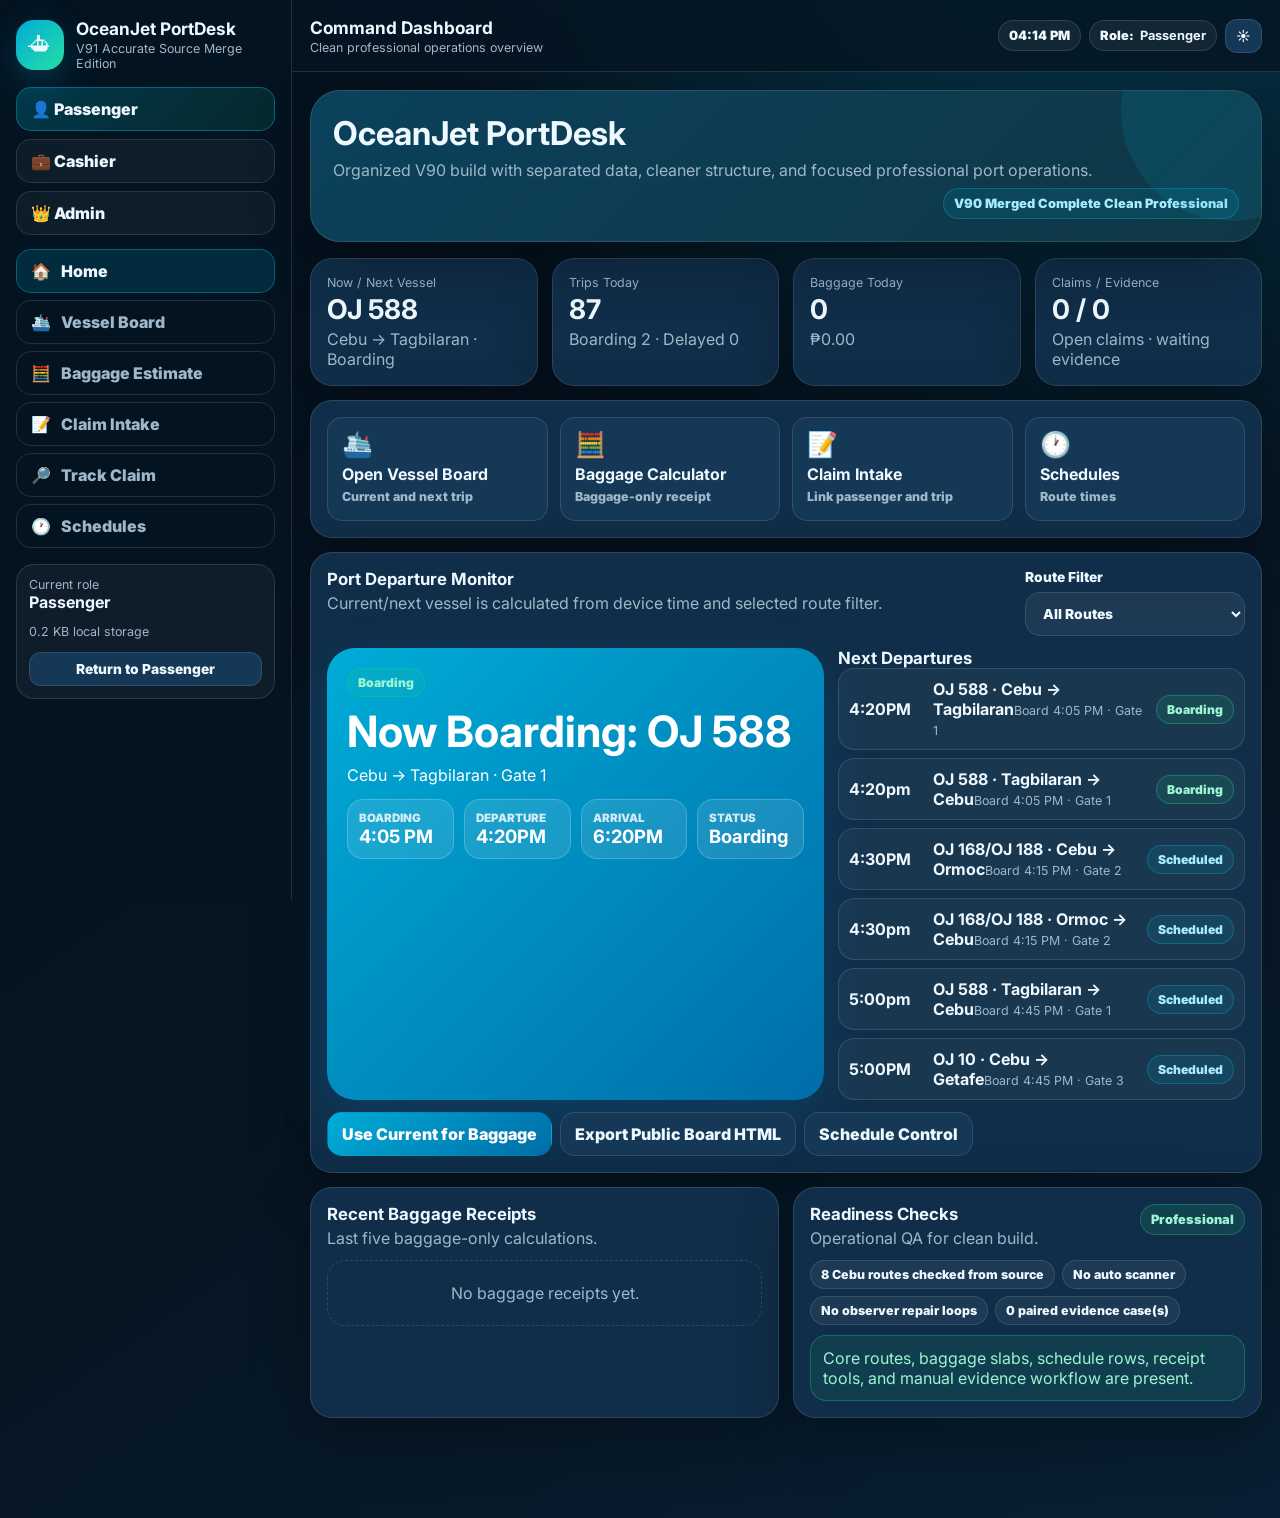
<file: index.html>
<!doctype html>
<html lang="en">
<head>
  <meta charset="utf-8">
  <meta name="viewport" content="width=device-width, initial-scale=1, viewport-fit=cover">
  <meta name="theme-color" content="#0078a8">
  <title>OceanJet PortDesk V91 Accurate Source Merge</title>
  <link rel="manifest" href="manifest.webmanifest">

  <link rel="preconnect" href="https://fonts.googleapis.com" crossorigin>
  <link rel="preconnect" href="https://fonts.gstatic.com" crossorigin>
  <link href="https://fonts.googleapis.com/css2?family=Inter:wght@400;500;600;700;800;900&display=swap" rel="stylesheet">
  <link rel="stylesheet" href="styles.css">
</head>
<body>
  <div class="app">
    <aside id="sidebar" class="sidebar">
      <div class="brand">
        <div class="logo">⛴</div>
        <div>
          <h1>OceanJet PortDesk</h1>
          <p id="versionText">V91 Accurate Source Merge</p>
        </div>
      </div>
      <div class="roleBox">
        <button class="roleBtn" data-role-btn="passenger" onclick="setRole('passenger')">👤 Passenger</button>
        <button class="roleBtn" data-role-btn="cashier" onclick="setRole('cashier')">💼 Cashier</button>
        <button class="roleBtn" data-role-btn="admin" onclick="setRole('admin')">👑 Admin</button>
      </div>
      <nav id="nav" class="nav"></nav>
      <div class="sideFoot">
        <div class="tiny">Current role</div>
        <b id="sideRole">Passenger</b>
        <p id="sideStore" class="tiny">Local storage</p>
        <button class="small block" onclick="logout()">Return to Passenger</button>
      </div>
    </aside>
    <div id="drawerOverlay" class="drawerOverlay" onclick="closeSidebar()"></div>
    <main class="main">
      <header class="topbar">
        <div class="topLeft">
          <button class="menuBtn small" onclick="openSidebar()">☰</button>
          <div class="title">
            <h2 id="pageTitle">Dashboard</h2>
            <p id="pageSub">OceanJet port operations</p>
          </div>
        </div>
        <div class="topActions">
          <span id="clock" class="badge clock">--:--</span>
          <span class="badge roleLabel">Role: <b id="roleText">Passenger</b></span>
          <button id="themeBtn" class="small" onclick="toggleTheme()">🌙</button>
        </div>
      </header>
      <section id="content" class="content"></section>
    </main>
  </div>

  <div id="bottomNav" class="bottomNav"></div>
  <div id="toast" class="toast"></div>

  <div id="login" class="login hide">
    <div class="loginBox">
      <div class="brand">
        <div class="logo">⛴</div>
        <div>
          <h1 id="loginRoleTitle">Cashier Login</h1>
          <p>Unlock role tools. Passenger mode remains public.</p>
        </div>
      </div>
      <div class="loginRoles">
        <button data-login-role="passenger" onclick="chooseLoginRole('passenger')">Passenger</button>
        <button data-login-role="cashier" onclick="chooseLoginRole('cashier')">Cashier</button>
        <button data-login-role="admin" onclick="chooseLoginRole('admin')">Admin</button>
      </div>
      <div id="loginCreds" class="formGrid">
        <label>Username<input id="loginUser" autocomplete="username" placeholder="Username"></label>
        <label>Password<input id="loginPass" autocomplete="current-password" type="password" placeholder="Password" onkeydown="if(event.key==='Enter')loginNow()"></label>
      </div>
      <div class="notice" style="margin-top:12px">Default demo credentials: cashier/cashier and admin/admin. Change them under Admin → System Tools.</div>
      <div class="row" style="margin-top:14px">
        <button class="primary" onclick="loginNow()">Continue</button>
        <button onclick="document.getElementById('login').classList.add('hide')">Cancel</button>
      </div>
    </div>
  </div>

  <script src="data.js"></script>
  <script src="app.js"></script>
  <script src="v92_safe_baggage_qa_addon.js"></script>
</body>
</html>
</file>
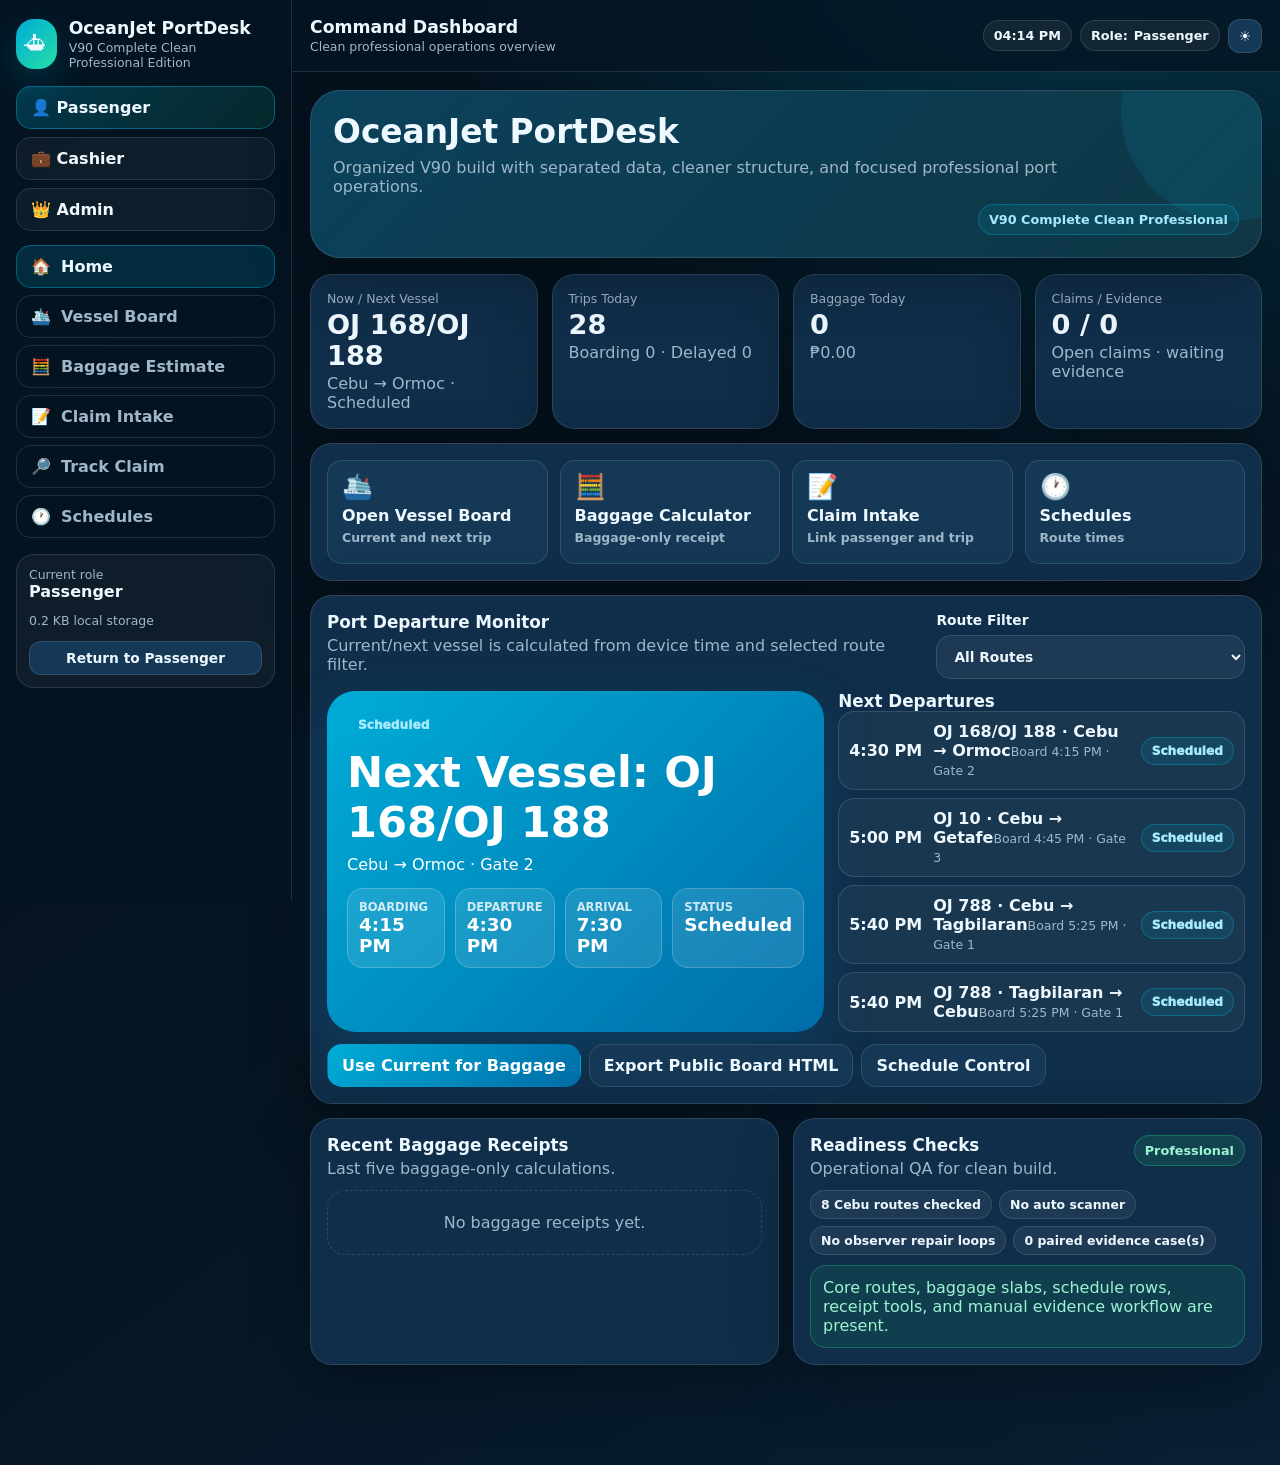
<file: OceanJet_V90_COMPLETE_SINGLE_FILE.html>
<!doctype html>
<html lang="en">
<head>
  <meta charset="utf-8">
  <meta name="viewport" content="width=device-width, initial-scale=1, viewport-fit=cover">
  <meta name="theme-color" content="#0078a8">
  <title>OceanJet PortDesk V90 Complete Clean Professional</title>
  <link rel="manifest" href="manifest.webmanifest">
  <style>
:root{
  --bg:#061522;--bg2:#081f33;--panel:#0d263d;--card:#102e49;--card2:#143856;--line:rgba(255,255,255,.12);
  --text:#eef8ff;--muted:#9fb7c9;--brand:#00acd7;--brand2:#006da8;--ok:#22c984;--warn:#f7b731;--bad:#ff5c7a;
  --radius:22px;--shadow:0 20px 60px rgba(0,0,0,.30);--sidebar:292px;--top:72px;--bottom:74px;
  color-scheme:dark;
  font-family:Inter,ui-sans-serif,system-ui,-apple-system,BlinkMacSystemFont,"Segoe UI",Roboto,Arial,sans-serif;
}
*{box-sizing:border-box}html{scroll-behavior:smooth}body{margin:0;min-height:100dvh;background:radial-gradient(circle at 85% -10%,rgba(0,172,215,.25),transparent 34%),linear-gradient(145deg,#04111d,#061522 55%,#081f33);color:var(--text)}
body.light{--bg:#eef8ff;--bg2:#f6fbff;--panel:#fff;--card:#fff;--card2:#edf7ff;--line:rgba(5,55,90,.14);--text:#0a253a;--muted:#547186;--shadow:0 16px 45px rgba(11,67,102,.12);color-scheme:light;background:linear-gradient(145deg,#e9f8ff,#f8fcff 60%,#eef8ff)}
button,input,select,textarea{font:inherit}button{border:1px solid var(--line);border-radius:15px;background:var(--card2);color:var(--text);padding:11px 14px;font-weight:850;cursor:pointer;transition:.15s transform,.15s opacity,.15s background}button:hover{filter:brightness(1.06)}button:active{transform:scale(.985)}button.primary{background:linear-gradient(135deg,var(--brand),var(--brand2));border-color:transparent;color:white}button.good{background:linear-gradient(135deg,#22c984,#109b62);border-color:transparent;color:white}button.warn{background:linear-gradient(135deg,#f7b731,#d99012);border-color:transparent;color:#241800}button.danger{background:linear-gradient(135deg,#ff5c7a,#be2949);border-color:transparent;color:white}button.ghost{background:transparent}button.small{padding:8px 10px;border-radius:12px;font-size:.86rem}button.block{width:100%}.fileBtn{display:inline-flex;align-items:center;justify-content:center;border:1px solid var(--line);border-radius:12px;background:var(--card2);padding:8px 10px;font-size:.86rem;font-weight:850;cursor:pointer}.fileBtn input{display:none}
input,select,textarea{width:100%;border:1px solid var(--line);border-radius:15px;background:rgba(255,255,255,.055);color:var(--text);padding:12px 13px;outline:none}select option{background:white;color:#0a253a}textarea{min-height:94px;resize:vertical}label{display:grid;gap:7px;font-weight:850;font-size:.86rem;color:var(--text)}.muted{color:var(--muted)}.tiny{font-size:.78rem;color:var(--muted)}.mono{font-family:ui-monospace,SFMono-Regular,Consolas,monospace}.hide{display:none!important}.row{display:flex;gap:8px;align-items:center;flex-wrap:wrap}.right{margin-left:auto}.nowrap{white-space:nowrap}
.app{display:grid;grid-template-columns:var(--sidebar) minmax(0,1fr);min-height:100dvh}.sidebar{position:sticky;top:0;height:100dvh;overflow:auto;padding:18px 16px;border-right:1px solid var(--line);background:rgba(5,20,33,.76);backdrop-filter:blur(18px)}.light .sidebar{background:rgba(255,255,255,.84)}.brand{display:flex;align-items:center;gap:12px;margin-bottom:16px}.logo{width:50px;height:50px;border-radius:18px;background:linear-gradient(135deg,var(--brand),#25dfa5);display:grid;place-items:center;font-size:1.5rem;box-shadow:0 12px 36px rgba(0,172,215,.25)}.brand h1{margin:0;font-size:1.08rem}.brand p{margin:2px 0 0;color:var(--muted);font-size:.78rem}.roleBox{display:grid;gap:8px;margin:12px 0}.roleBtn{display:flex;gap:10px;align-items:center;justify-content:flex-start;background:rgba(255,255,255,.045)}.roleBtn.active{background:linear-gradient(135deg,rgba(0,172,215,.24),rgba(34,201,132,.12));border-color:rgba(0,172,215,.45)}.nav{display:grid;gap:7px;margin-top:14px}.nav button{display:flex;align-items:center;justify-content:flex-start;gap:10px;background:transparent;color:var(--muted)}.nav button.active{background:rgba(0,172,215,.16);color:var(--text);border-color:rgba(0,172,215,.42)}.nav .sep{height:1px;background:var(--line);margin:8px 0}.sideFoot{margin-top:16px;border:1px solid var(--line);border-radius:18px;background:rgba(255,255,255,.045);padding:12px}
.main{min-width:0}.topbar{position:sticky;top:0;z-index:10;height:var(--top);display:flex;align-items:center;justify-content:space-between;gap:10px;padding:12px 18px;border-bottom:1px solid var(--line);background:rgba(6,21,34,.80);backdrop-filter:blur(18px)}.light .topbar{background:rgba(255,255,255,.86)}.topLeft{display:flex;align-items:center;gap:12px;min-width:0}.menuBtn{display:none}.title h2{margin:0;font-size:1.08rem;white-space:nowrap;overflow:hidden;text-overflow:ellipsis}.title p{margin:2px 0 0;color:var(--muted);font-size:.78rem;white-space:nowrap;overflow:hidden;text-overflow:ellipsis}.topActions{display:flex;align-items:center;gap:8px}.badge{display:inline-flex;align-items:center;gap:6px;border:1px solid var(--line);border-radius:999px;background:rgba(255,255,255,.06);padding:7px 10px;font-size:.8rem;font-weight:900}.badge.ok{color:#9cf4d0;background:rgba(34,201,132,.12);border-color:rgba(34,201,132,.35)}.badge.warn{color:#ffe5a4;background:rgba(247,183,49,.12);border-color:rgba(247,183,49,.35)}.badge.bad{color:#ffc0ce;background:rgba(255,92,122,.12);border-color:rgba(255,92,122,.35)}.badge.info{color:#a6eaff;background:rgba(0,172,215,.12);border-color:rgba(0,172,215,.35)}
.content{max-width:1280px;margin:auto;padding:18px 18px 100px}.hero{position:relative;overflow:hidden;border:1px solid var(--line);border-radius:30px;background:linear-gradient(135deg,rgba(0,172,215,.20),rgba(34,201,132,.10)),var(--panel);box-shadow:var(--shadow);padding:22px;margin-bottom:16px}.hero:after{content:"";position:absolute;right:-80px;top:-90px;width:220px;height:220px;border-radius:999px;background:rgba(0,172,215,.12)}.hero h2{margin:0;font-size:clamp(1.45rem,4vw,2.05rem)}.hero p{margin:7px 0 0;color:var(--muted);max-width:780px}.grid{display:grid;grid-template-columns:repeat(12,1fr);gap:14px}.card{border:1px solid var(--line);border-radius:var(--radius);background:var(--card);box-shadow:var(--shadow);padding:16px}.span3{grid-column:span 3}.span4{grid-column:span 4}.span5{grid-column:span 5}.span6{grid-column:span 6}.span7{grid-column:span 7}.span8{grid-column:span 8}.span12{grid-column:span 12}.cardHead{display:flex;align-items:flex-start;justify-content:space-between;gap:12px;margin-bottom:12px}.card h3{margin:0;font-size:1.05rem}.card p{margin:4px 0 0;color:var(--muted)}.kpi{display:grid;gap:3px}.kpi b{font-size:1.7rem}.formGrid{display:grid;grid-template-columns:repeat(2,1fr);gap:12px}.formGrid.three{grid-template-columns:repeat(3,1fr)}.quick{display:grid;grid-template-columns:repeat(4,1fr);gap:12px}.quick button{text-align:left;display:grid;gap:5px;min-height:104px;align-content:start}.quick .ico{font-size:1.55rem}.result{border:1px solid rgba(0,172,215,.30);border-radius:20px;background:linear-gradient(135deg,rgba(0,172,215,.13),rgba(34,201,132,.10));padding:15px}.line{display:flex;justify-content:space-between;gap:12px;border-bottom:1px dashed var(--line);padding:8px 0}.line:last-child{border-bottom:0}.total{font-size:1.55rem;font-weight:1000}.empty{border:1px dashed var(--line);border-radius:18px;padding:22px;text-align:center;color:var(--muted)}.notice{border:1px solid rgba(247,183,49,.30);border-radius:16px;padding:12px;background:rgba(247,183,49,.10);color:#ffe3a1}.light .notice{color:#5c4000}.notice.good{border-color:rgba(34,201,132,.32);background:rgba(34,201,132,.10);color:#9cf4d0}.light .notice.good{color:#166241}
.tableWrap{overflow:auto;border:1px solid var(--line);border-radius:18px}table{width:100%;border-collapse:collapse;min-width:720px}th,td{text-align:left;border-bottom:1px solid var(--line);padding:11px 12px;vertical-align:top}th{font-size:.78rem;letter-spacing:.05em;text-transform:uppercase;color:var(--muted);background:rgba(255,255,255,.045)}td{font-size:.92rem}.chips{display:flex;flex-wrap:wrap;gap:7px}.chip{border:1px solid var(--line);background:rgba(255,255,255,.055);border-radius:999px;padding:6px 10px;font-weight:850;font-size:.78rem}.statusPill{display:inline-flex;border-radius:999px;padding:6px 10px;font-weight:950;font-size:.76rem;border:1px solid var(--line)}.statusPill.ok{background:rgba(34,201,132,.12);color:#9cf4d0;border-color:rgba(34,201,132,.34)}.statusPill.warn{background:rgba(247,183,49,.12);color:#ffe3a1;border-color:rgba(247,183,49,.34)}.statusPill.bad{background:rgba(255,92,122,.12);color:#ffc0ce;border-color:rgba(255,92,122,.34)}.statusPill.info{background:rgba(0,172,215,.12);color:#a6eaff;border-color:rgba(0,172,215,.34)}
.boardNow{display:grid;grid-template-columns:1.1fr .9fr;gap:14px}.nowBox{border-radius:28px;background:linear-gradient(135deg,var(--brand),var(--brand2));color:#fff;padding:20px;box-shadow:0 18px 50px rgba(0,109,168,.25)}.nowBox h2{font-size:clamp(1.7rem,5vw,2.7rem);margin:8px 0}.metricGrid{display:grid;grid-template-columns:repeat(4,1fr);gap:10px;margin-top:14px}.metric{border:1px solid rgba(255,255,255,.20);border-radius:16px;background:rgba(255,255,255,.10);padding:11px}.metric span{display:block;font-size:.72rem;text-transform:uppercase;opacity:.80;font-weight:900}.metric b{font-size:1.15rem}.nextList{display:grid;gap:8px}.nextItem{display:grid;grid-template-columns:74px 1fr auto;gap:10px;align-items:center;border:1px solid var(--line);border-radius:16px;background:rgba(255,255,255,.045);padding:10px}.lanes{display:grid;grid-template-columns:repeat(3,1fr);gap:12px}.lane{border:1px solid var(--line);border-radius:18px;background:rgba(255,255,255,.035);padding:12px}.lane h4{display:flex;justify-content:space-between;margin:0 0 10px}.tripCard{display:grid;gap:4px;border:1px solid rgba(255,255,255,.08);border-radius:15px;background:rgba(0,0,0,.10);padding:10px;margin:8px 0}.routeButtons{display:grid;gap:8px}.routeButtons button{text-align:left}.routeButtons button.active{outline:2px solid var(--brand);background:rgba(0,172,215,.12)}.scheduleRow{display:grid;grid-template-columns:90px 1fr 90px auto;gap:10px;align-items:center;border-left:4px solid var(--brand);background:rgba(255,255,255,.045);border-radius:14px;padding:10px;margin-bottom:8px}.scheduleRow b{display:block}.scheduleRow small{color:var(--muted)}
.receiptBox{background:#fff;color:#061522;border-radius:18px;border:1px solid #d9e6ef;padding:16px;font-family:ui-monospace,SFMono-Regular,Consolas,monospace}.receiptBox *{color:#061522}.receiptTitle{text-align:center;font-weight:1000;font-size:1.1rem}.receiptSub{text-align:center;font-weight:900;margin-bottom:10px}.receiptLine{display:flex;justify-content:space-between;gap:12px;border-bottom:1px solid #e5edf5;padding:7px 0}.receiptTotal{text-align:center;font-size:1.18rem;font-weight:1000;margin-top:12px}.photoGrid{display:grid;grid-template-columns:repeat(2,1fr);gap:10px}.photoSlot{border:1px dashed rgba(255,255,255,.25);border-radius:18px;min-height:148px;background:rgba(255,255,255,.035);display:grid;place-items:center;overflow:hidden;position:relative}.photoSlot img{width:100%;height:100%;object-fit:cover}.photoSlot small{text-align:center;color:var(--muted);padding:10px}.casePhotos{display:grid;grid-template-columns:repeat(2,1fr);gap:8px}.casePhotos img{width:100%;height:110px;object-fit:cover;border-radius:12px;border:1px solid var(--line)}
.login{position:fixed;inset:0;z-index:80;display:grid;place-items:center;padding:18px;background:radial-gradient(circle at top right,rgba(0,172,215,.24),transparent 35%),linear-gradient(145deg,#03101b,#07192a)}.loginBox{width:min(540px,100%);border:1px solid rgba(255,255,255,.16);border-radius:30px;background:rgba(8,28,46,.90);box-shadow:var(--shadow);padding:22px}.loginBox h1{margin:0 0 6px}.loginBox p{color:#aac0d0}.loginRoles{display:grid;grid-template-columns:repeat(3,1fr);gap:8px;margin:14px 0}.loginRoles button.active{background:linear-gradient(135deg,var(--brand),var(--brand2));color:white}.drawerOverlay{display:none;position:fixed;inset:0;background:rgba(0,0,0,.55);z-index:19}.toast{position:fixed;left:50%;bottom:calc(var(--bottom) + 12px);z-index:70;transform:translateX(-50%) translateY(14px);opacity:0;background:#061522;color:white;border:1px solid rgba(255,255,255,.18);box-shadow:var(--shadow);border-radius:999px;padding:11px 16px;font-weight:900;transition:.22s;pointer-events:none}.toast.show{opacity:1;transform:translateX(-50%) translateY(0)}.bottomNav{display:none}
@media(max-width:980px){.app{display:block}.sidebar{position:fixed;left:-310px;top:0;width:292px;z-index:30;transition:.22s left}.sidebar.open{left:0}.drawerOverlay.show{display:block}.menuBtn{display:inline-flex}.content{padding:14px 12px 105px}.grid{grid-template-columns:1fr}.span3,.span4,.span5,.span6,.span7,.span8,.span12{grid-column:1}.quick{grid-template-columns:repeat(2,1fr)}.formGrid,.formGrid.three,.boardNow{grid-template-columns:1fr}.metricGrid{grid-template-columns:repeat(2,1fr)}.lanes{grid-template-columns:1fr}.scheduleRow{grid-template-columns:72px 1fr}.scheduleRow .arr,.scheduleRow .status{grid-column:1/-1}.topActions .clock{display:none}.bottomNav{position:fixed;bottom:0;left:0;right:0;z-index:12;display:grid;grid-template-columns:repeat(5,1fr);gap:6px;padding:8px 8px calc(8px + env(safe-area-inset-bottom));background:rgba(6,21,34,.88);backdrop-filter:blur(18px);border-top:1px solid var(--line)}.light .bottomNav{background:rgba(255,255,255,.90)}.bottomNav button{padding:9px 5px;font-size:.76rem;border-radius:12px}.loginBox{max-height:92dvh;overflow:auto}.photoGrid{grid-template-columns:1fr}}
@media(max-width:520px){.topbar{padding:10px 12px}.badge.roleLabel{display:none}.quick{grid-template-columns:1fr}.loginRoles{grid-template-columns:1fr}.nextItem{grid-template-columns:64px 1fr}.nextItem .statusPill{grid-column:1/-1;width:max-content}.card{padding:14px}}
@media print{.sidebar,.topbar,.bottomNav,.noPrint,.drawerOverlay,.toast{display:none!important}.app{display:block}.content{padding:0}.card,.hero{box-shadow:none}.receiptBox{border:0}}

</style>
</head>
<body>
  <div class="app">
    <aside id="sidebar" class="sidebar">
      <div class="brand">
        <div class="logo">⛴</div>
        <div>
          <h1>OceanJet PortDesk</h1>
          <p id="versionText">V90 Complete Clean Professional</p>
        </div>
      </div>
      <div class="roleBox">
        <button class="roleBtn" data-role-btn="passenger" onclick="setRole('passenger')">👤 Passenger</button>
        <button class="roleBtn" data-role-btn="cashier" onclick="setRole('cashier')">💼 Cashier</button>
        <button class="roleBtn" data-role-btn="admin" onclick="setRole('admin')">👑 Admin</button>
      </div>
      <nav id="nav" class="nav"></nav>
      <div class="sideFoot">
        <div class="tiny">Current role</div>
        <b id="sideRole">Passenger</b>
        <p id="sideStore" class="tiny">Local storage</p>
        <button class="small block" onclick="logout()">Return to Passenger</button>
      </div>
    </aside>
    <div id="drawerOverlay" class="drawerOverlay" onclick="closeSidebar()"></div>
    <main class="main">
      <header class="topbar">
        <div class="topLeft">
          <button class="menuBtn small" onclick="openSidebar()">☰</button>
          <div class="title">
            <h2 id="pageTitle">Dashboard</h2>
            <p id="pageSub">OceanJet port operations</p>
          </div>
        </div>
        <div class="topActions">
          <span id="clock" class="badge clock">--:--</span>
          <span class="badge roleLabel">Role: <b id="roleText">Passenger</b></span>
          <button id="themeBtn" class="small" onclick="toggleTheme()">🌙</button>
        </div>
      </header>
      <section id="content" class="content"></section>
    </main>
  </div>

  <div id="bottomNav" class="bottomNav"></div>
  <div id="toast" class="toast"></div>

  <div id="login" class="login hide">
    <div class="loginBox">
      <div class="brand">
        <div class="logo">⛴</div>
        <div>
          <h1 id="loginRoleTitle">Cashier Login</h1>
          <p>Unlock role tools. Passenger mode remains public.</p>
        </div>
      </div>
      <div class="loginRoles">
        <button data-login-role="passenger" onclick="chooseLoginRole('passenger')">Passenger</button>
        <button data-login-role="cashier" onclick="chooseLoginRole('cashier')">Cashier</button>
        <button data-login-role="admin" onclick="chooseLoginRole('admin')">Admin</button>
      </div>
      <div id="loginCreds" class="formGrid">
        <label>Username<input id="loginUser" autocomplete="username" placeholder="Username"></label>
        <label>Password<input id="loginPass" autocomplete="current-password" type="password" placeholder="Password" onkeydown="if(event.key==='Enter')loginNow()"></label>
      </div>
      <div class="notice" style="margin-top:12px">Default demo credentials: cashier/cashier and admin/admin. Change them under Admin → System Tools.</div>
      <div class="row" style="margin-top:14px">
        <button class="primary" onclick="loginNow()">Continue</button>
        <button onclick="document.getElementById('login').classList.add('hide')">Cancel</button>
      </div>
    </div>
  </div>

  <script>
'use strict';

/* OceanJet PortDesk V90 data registry.
   Keep route schedules, role menus, and default local data here so app.js stays focused on behavior. */

const MAIN_CEBU_ROUTES = ['cebu_maasin','cebu_surigao','cebu_tagbilaran','cebu_dumaguete','cebu_siquijor','cebu_ormoc','cebu_getafe','cebu_palompon'];
const ROUTES = {
  cebu_tagbilaran:{label:'Cebu → Tagbilaran',short:'Tagbilaran',travel:'2h',fare:{'TC/OA':1000,BC:1560,ST:800,MI:500},slab:{normal:[15,25,30],fragile:[30,45,65]},trips:[['5:10 AM','OJ 388','7:10 AM','Connects to Siquijor/Dumaguete'],['6:00 AM','OJ 988','8:00 AM',''],['8:20 AM','OJ 788','10:20 AM',''],['1:00 PM','OJ 288','3:00 PM','Connects to Siquijor'],['5:40 PM','OJ 788','7:40 PM','']]},
  tagbilaran_cebu:{label:'Tagbilaran → Cebu',short:'Cebu',travel:'2h',fare:{'TC/OA':1000,BC:1560,ST:800,MI:500},slab:{normal:[15,25,30],fragile:[30,45,65]},trips:[['6:00 AM','OJ 988','8:00 AM',''],['8:20 AM','OJ 788','10:20 AM',''],['1:00 PM','OJ 288','3:00 PM',''],['5:40 PM','OJ 788','7:40 PM','']]},
  cebu_maasin:{label:'Cebu → Maasin',short:'Maasin',travel:'3h',fare:{'TC/OA':1430,BC:1950,ST:1144,MI:715},slab:{normal:[20,27.5,32.5],fragile:[35,50,70]},trips:[['7:00 AM','OJ 03','10:00 AM','Direct']]},
  maasin_cebu:{label:'Maasin → Cebu',short:'Cebu',travel:'3h',fare:{'TC/OA':1430,BC:1950,ST:1144,MI:715},slab:{normal:[20,27.5,32.5],fragile:[35,50,70]},trips:[['3:30 PM','OJ 03','6:30 PM','Direct']]},
  maasin_surigao:{label:'Maasin → Surigao',short:'Surigao',travel:'2h',fare:{'TC/OA':1040,BC:1560,ST:832,MI:520},slab:{normal:[30,35,40],fragile:[50,65,85]},trips:[['10:30 AM','OJ 388','12:30 PM','Connect from Cebu OJ 03']]},
  surigao_maasin:{label:'Surigao → Maasin',short:'Maasin',travel:'2h',fare:{'TC/OA':1040,BC:1560,ST:832,MI:520},slab:{normal:[30,35,40],fragile:[50,65,85]},trips:[['1:00 PM','OJ 388','3:00 PM','Connect to Cebu OJ 03']]},
  cebu_surigao:{label:'Cebu → Surigao via Maasin',short:'Surigao',travel:'5h 30m',fare:{'TC/OA':2470,BC:3510,ST:1976,MI:1235},slab:{normal:[30,35,40],fragile:[50,65,85]},trips:[['7:00 AM','OJ 03 + OJ 388','12:30 PM','Via Maasin']]},
  cebu_siquijor:{label:'Cebu → Siquijor via Tagbilaran',short:'Siquijor',travel:'4h 20m',fare:{'TC/OA':1200,BC:1900,ST:960,MI:600},slab:{normal:[20,27.5,32.5],fragile:[35,50,70]},trips:[['5:10 AM','OJ 388 via Tagbilaran','10:20 AM','Connection'],['1:00 PM','OJ 288 via Tagbilaran','5:20 PM','Connection']]},
  cebu_dumaguete:{label:'Cebu → Dumaguete via Tagbilaran',short:'Dumaguete',travel:'4h 20m',fare:{'TC/OA':2170,BC:3380,ST:1736,MI:1085},slab:{normal:[25,30,35],fragile:[40,55,75]},trips:[['5:10 AM','OJ 388 via Tagbilaran','9:30 AM','Connection'],['1:00 PM','OJ 288 via Tagbilaran','5:20 PM','Connection']]},
  cebu_ormoc:{label:'Cebu → Ormoc',short:'Ormoc',travel:'3h',fare:{'TC/OA':1430,BC:1950,ST:1144,MI:715},slab:{normal:[20,27.5,32.5],fragile:[35,50,70]},trips:[['6:00 AM','OJ 8','9:00 AM',''],['9:30 AM','OJ 168/OJ 188','12:30 PM',''],['1:00 PM','OJ 8','4:00 PM',''],['4:30 PM','OJ 168/OJ 188','7:30 PM','']]},
  cebu_palompon:{label:'Cebu → Palompon',short:'Palompon',travel:'3h',fare:{'TC/OA':1430,BC:1950,ST:1144,MI:715},slab:{normal:[20,27.5,32.5],fragile:[35,50,70]},trips:[['10:00 AM','OJ 02','1:00 PM','Kalanggaman connection'],['1:30 PM','OJ 02','4:30 PM','Afternoon service']]},
  cebu_getafe:{label:'Cebu → Getafe',short:'Getafe',travel:'1h',fare:{'TC/OA':585,BC:1040,ST:468,MI:292.5},slab:{normal:[10,20,25],fragile:[25,40,60]},trips:[['6:30 AM','OJ 10','7:30 AM',''],['10:00 AM','OJ 10','11:00 AM',''],['1:30 PM','OJ 10','2:30 PM',''],['5:00 PM','OJ 10','6:00 PM','']]}
};
const DEFAULT_STATUSES = ['Scheduled','Boarding','Departing Soon','Departed','Closed','Delayed','Cancelled'];
const ROLE_NAVS = {
  passenger: [
    ['dashboard','🏠','Home'], ['board','🛳️','Vessel Board'], ['calculator','🧮','Baggage Estimate'], ['claim','📝','Claim Intake'], ['track','🔎','Track Claim'], ['trips','🕐','Schedules']
  ],
  cashier: [
    ['dashboard','🏠','Dashboard'], ['board','🛳️','Vessel Board'], ['calculator','🧮','Baggage Counter'], ['receipt','🧾','Receipts'], ['trips','🕐','Schedules'], ['reports','📊','Cashier Reports']
  ],
  admin: [
    ['dashboard','🏠','Command Center'], ['board','🛳️','Vessel Board'], ['calculator','🧮','Baggage QA'], ['claim','📝','Claim Intake'], ['damage','📸','Evidence Studio'], ['queue','✅','Review Queue'], ['trips','🕐','Schedule Control'], ['sync','☁️','Google Sync'], ['reports','📊','Reports'], ['system','⚙️','System Tools']
  ]
};

const DEFAULT_DATA = {
  settings: {
    cashier: {u:'cashier', p:'cashier'},
    admin: {u:'admin', p:'admin'},
    syncUrl: '',
    routeFilter: 'all'
  },
  transactions: [],
  claims: [],
  cases: [],
  audit: [],
  scheduleOverrides: {},
  manualStatus: {},
  receipts: [],
  syncOutbox: []
};


</script>
  <script>
'use strict';

const APP_VERSION = 'V90 Complete Clean Professional Edition';
const STORE = 'oceanjet_portdesk_v90_professional';
const LEGACY_STORES = ['oceanjet_portdesk_v87_clean'];
// Core data is loaded from data.js before this file.

// ---------- Utilities ----------
const $ = id => document.getElementById(id);
const esc = value => String(value ?? '').replace(/[&<>'"]/g, ch => ({'&':'&amp;','<':'&lt;','>':'&gt;',"'":'&#39;','"':'&quot;'}[ch]));
const peso = value => '₱' + (Number(value) || 0).toFixed(2).replace(/\B(?=(\d{3})+(?!\d))/g, ',');
const cap = text => String(text||'').charAt(0).toUpperCase() + String(text||'').slice(1);
const uid = prefix => `${prefix}-${Date.now().toString(36)}-${Math.random().toString(36).slice(2,7)}`;
const todayText = () => new Date().toLocaleString('en-PH', {dateStyle:'medium', timeStyle:'short'});

let state = loadState();
let lastReceipt = '';
let selectedScheduleRoute = MAIN_CEBU_ROUTES[2];
let loginRole = 'passenger';

// ---------- Local state and storage ----------
function loadState(){
  try{
    let raw = localStorage.getItem(STORE);
    if(!raw){
      for(const legacyKey of LEGACY_STORES){
        raw = localStorage.getItem(legacyKey);
        if(raw) break;
      }
    }
    const saved = JSON.parse(raw || '{}');
    return {
      role: saved.role || 'passenger',
      view: saved.view || 'dashboard',
      dark: saved.dark !== false,
      data: mergeData(DEFAULT_DATA, saved.data || {})
    };
  }catch{
    return {role:'passenger', view:'dashboard', dark:true, data: structuredClone(DEFAULT_DATA)};
  }
}
function mergeData(base, saved){
  const out = Array.isArray(base) ? [...base] : {...base};
  for(const [key, value] of Object.entries(saved || {})){
    if(value && typeof value === 'object' && !Array.isArray(value) && base[key] && typeof base[key] === 'object' && !Array.isArray(base[key])) out[key] = mergeData(base[key], value);
    else out[key] = value;
  }
  return out;
}
function save(){ localStorage.setItem(STORE, JSON.stringify(state)); }
function audit(action, detail=''){
  state.data.audit.unshift({id:uid('audit'), time:todayText(), role:state.role, action, detail});
  state.data.audit = state.data.audit.slice(0,500);
}
function queueSync(type, action, detail=''){
  state.data.syncOutbox.unshift({id:uid('outbox'), time:new Date().toISOString(), type, action, detail});
  state.data.syncOutbox = state.data.syncOutbox.slice(0,200);
}
function toast(message){
  const el = $('toast'); if(!el) return;
  el.textContent = message; el.classList.add('show');
  clearTimeout(toast.timer); toast.timer = setTimeout(()=>el.classList.remove('show'), 2400);
}
function download(name, content, type='text/plain'){
  const blob = new Blob([content], {type});
  const a = document.createElement('a');
  a.href = URL.createObjectURL(blob); a.download = name; a.click();
  setTimeout(()=>URL.revokeObjectURL(a.href), 1000);
}
function getRoutes(){
  for(const [key, override] of Object.entries(state.data.scheduleOverrides || {})){
    if(ROUTES[key]) ROUTES[key].trips = (override.trips || []).map(t => [t.dep, t.vessel, t.arr, t.remarks || '']);
  }
  return ROUTES;
}
function routeLabel(key){ return getRoutes()[key]?.label || key.replace(/_/g,' → '); }
function currentFilter(){ return state.data.settings.routeFilter || 'all'; }

function openSidebar(){ $('sidebar').classList.add('open'); $('drawerOverlay').classList.add('show'); }
function closeSidebar(){ $('sidebar').classList.remove('open'); $('drawerOverlay').classList.remove('show'); }
function setTitle(title, subtitle){ $('pageTitle').textContent = title; $('pageSub').textContent = subtitle; }
function allowed(view){ return ROLE_NAVS[state.role].some(x => x[0] === view); }
// ---------- Shell, roles, and navigation ----------
function renderShell(){
  document.body.classList.toggle('light', !state.dark);
  $('themeBtn').textContent = state.dark ? '☀️' : '🌙';
  $('roleText').textContent = cap(state.role);
  $('versionText').textContent = APP_VERSION;
  $('sideRole').textContent = cap(state.role);
  $('sideStore').textContent = `${(JSON.stringify(state.data).length/1024).toFixed(1)} KB local storage`;
  $('nav').innerHTML = ROLE_NAVS[state.role].map(item => `<button class="${state.view===item[0]?'active':''}" onclick="renderApp('${item[0]}')"><span>${item[1]}</span><span>${item[2]}</span></button>`).join('');
  $('bottomNav').innerHTML = ROLE_NAVS[state.role].slice(0,5).map(item => `<button class="${state.view===item[0]?'active':''}" onclick="renderApp('${item[0]}')"><span>${item[1]}</span><br>${item[2].split(' ')[0]}</button>`).join('');
  ['passenger','cashier','admin'].forEach(role => {
    const btn = document.querySelector(`[data-role-btn="${role}"]`);
    if(btn) btn.classList.toggle('active', state.role === role);
  });
}
function renderApp(view = state.view){
  if(!allowed(view)) view = 'dashboard';
  state.view = view; save(); closeSidebar(); renderShell();
  const views = {dashboard, board, calculator, claim, track, trips, damage, queue, receipt, reports, sync, system};
  (views[view] || dashboard)();
}
function setRole(role){
  if(role === 'passenger'){
    state.role = 'passenger'; audit('Role switched','Passenger public mode'); save(); renderApp('dashboard'); return;
  }
  loginRole = role;
  $('loginRoleTitle').textContent = cap(role) + ' Login';
  $('loginUser').value = '';
  $('loginPass').value = '';
  $('login').classList.remove('hide');
  chooseLoginRole(role);
}
function chooseLoginRole(role){
  loginRole = role;
  document.querySelectorAll('.loginRoles button').forEach(btn => btn.classList.toggle('active', btn.dataset.loginRole === role));
  $('loginRoleTitle').textContent = cap(role) + (role === 'passenger' ? ' Access' : ' Login');
  $('loginCreds').classList.toggle('hide', role === 'passenger');
}
function loginNow(){
  if(loginRole !== 'passenger'){
    const want = state.data.settings[loginRole] || {};
    if($('loginUser').value.trim() !== want.u || $('loginPass').value.trim() !== want.p){ toast('Invalid '+loginRole+' login'); return; }
  }
  state.role = loginRole; audit('Login', cap(loginRole)); save(); $('login').classList.add('hide'); renderApp('dashboard'); toast('Welcome '+cap(loginRole));
}
function logout(){ state.role='passenger'; audit('Logout','Returned to passenger mode'); save(); renderApp('dashboard'); }
function toggleTheme(){ state.dark = !state.dark; save(); renderApp(state.view); }

function hero(title, subtitle, tag=''){
  return `<section class="hero"><div class="row"><div><h2>${esc(title)}</h2><p>${esc(subtitle)}</p></div>${tag?`<span class="badge info right">${esc(tag)}</span>`:''}</div></section>`;
}
function statusClass(status){
  if(['Boarding'].includes(status)) return 'ok';
  if(['Departing Soon','Delayed'].includes(status)) return 'warn';
  if(['Cancelled'].includes(status)) return 'bad';
  return 'info';
}
function parseTimeOn(date, timeText, dayOffset=0){
  const raw = String(timeText || '').trim().toUpperCase().replace(/\./g,'').replace(/\s+/g,' ');
  const m = raw.match(/^(\d{1,2})(?::(\d{2}))?\s*(AM|PM)$/) || raw.match(/^(\d{1,2}):(\d{2})$/);
  const d = new Date(date); d.setHours(0,0,0,0); d.setDate(d.getDate() + dayOffset);
  if(!m) return d;
  let h = Number(m[1]), min = Number(m[2] || 0); const ap = (m[3] || '').toUpperCase();
  if(ap === 'PM' && h < 12) h += 12; if(ap === 'AM' && h === 12) h = 0;
  d.setHours(h, min, 0, 0); return d;
}
function tripId(route, trip, dayIndex=0){ return `${route}|${trip.dep}|${trip.vessel}|${dayIndex}`.replace(/\s+/g,'_'); }
function scheduleTrips(dayIndex = 0){
  const routes = getRoutes(); const filter = currentFilter(); const now = new Date(); const rows = [];
  Object.entries(routes).forEach(([routeKey, route]) => {
    if(filter !== 'all' && filter !== routeKey) return;
    (route.trips || []).forEach(raw => {
      const trip = Array.isArray(raw) ? {dep:raw[0], vessel:raw[1], arr:raw[2], remarks:raw[3]} : raw;
      const departure = parseTimeOn(now, trip.dep, dayIndex);
      const boarding = new Date(departure.getTime() - 15*60000);
      const soon = new Date(departure.getTime() - 5*60000);
      const grace = new Date(departure.getTime() + 10*60000);
      const id = tripId(routeKey, trip, dayIndex);
      const manual = state.data.manualStatus[id];
      let status = 'Scheduled';
      if(dayIndex < 0) status = 'Closed';
      else if(now > grace) status = 'Closed';
      else if(now > departure) status = 'Departed';
      else if(now >= soon) status = 'Departing Soon';
      else if(now >= boarding) status = 'Boarding';
      if(manual && ['Delayed','Cancelled','Closed','Departed','Boarding','Scheduled'].includes(manual.status)) status = manual.status;
      rows.push({id, routeKey, routeLabel: route.label, short:route.short, travel:route.travel, vessel:trip.vessel, dep:trip.dep, arr:trip.arr, remarks:trip.remarks||'', departure, boarding, status, gate: gateForRoute(routeKey)});
    });
  });
  return rows.sort((a,b)=>a.departure-b.departure);
}
function gateForRoute(routeKey){
  if(routeKey.includes('tagbilaran')) return 'Gate 1';
  if(routeKey.includes('ormoc') || routeKey.includes('palompon')) return 'Gate 2';
  if(routeKey.includes('getafe')) return 'Gate 3';
  if(routeKey.includes('maasin') || routeKey.includes('surigao')) return 'Gate 4';
  return 'Gate TBA';
}
function pickTrip(){
  const today = scheduleTrips(0);
  const open = today.find(t => ['Boarding','Departing Soon','Scheduled','Delayed'].includes(t.status));
  if(open) return open;
  return scheduleTrips(1).find(t => ['Scheduled','Boarding','Departing Soon'].includes(t.status)) || null;
}
function routeFilterHtml(onchange='updateRouteFilter'){
  const options = ['<option value="all">All Routes</option>'].concat(Object.keys(getRoutes()).map(k => `<option value="${esc(k)}" ${currentFilter()===k?'selected':''}>${esc(routeLabel(k))}</option>`));
  return `<select id="routeFilter" onchange="${onchange}(this.value)">${options.join('')}</select>`;
}
function updateRouteFilter(value){ state.data.settings.routeFilter = value; save(); renderApp(state.view); }
function statusCounts(rows){ return rows.reduce((acc, row) => (acc[row.status]=(acc[row.status]||0)+1, acc), {}); }

// ---------- Dashboard ----------
function dashboard(){
  setTitle('Command Dashboard','Clean professional operations overview');
  const rows = scheduleTrips(0); const current = pickTrip(); const counts = statusCounts(rows);
  const txToday = state.data.transactions.filter(x => x.date === new Date().toISOString().slice(0,10));
  const openClaims = state.data.claims.filter(x => x.status !== 'Closed').length;
  const evidenceWaiting = state.data.cases.filter(x => !x.locked).length;
  $('content').innerHTML = hero('OceanJet PortDesk','Organized V90 build with separated data, cleaner structure, and focused professional port operations.','V90 Complete Clean Professional') + `
    <div class="grid">
      <div class="card span3"><div class="kpi"><span class="tiny">Now / Next Vessel</span><b>${current?esc(current.vessel):'—'}</b><span class="muted">${current?esc(current.routeLabel+' · '+current.status):'No trip available'}</span></div></div>
      <div class="card span3"><div class="kpi"><span class="tiny">Trips Today</span><b>${rows.length}</b><span class="muted">Boarding ${counts.Boarding||0} · Delayed ${counts.Delayed||0}</span></div></div>
      <div class="card span3"><div class="kpi"><span class="tiny">Baggage Today</span><b>${txToday.length}</b><span class="muted">${peso(txToday.reduce((a,x)=>a+x.total,0))}</span></div></div>
      <div class="card span3"><div class="kpi"><span class="tiny">Claims / Evidence</span><b>${openClaims} / ${evidenceWaiting}</b><span class="muted">Open claims · waiting evidence</span></div></div>
      <div class="card span12"><div class="quick">
        <button onclick="renderApp('board')"><span class="ico">🛳️</span><b>Open Vessel Board</b><span class="tiny">Current and next trip</span></button>
        <button onclick="renderApp('calculator')"><span class="ico">🧮</span><b>Baggage Calculator</b><span class="tiny">Baggage-only receipt</span></button>
        <button onclick="renderApp('claim')"><span class="ico">📝</span><b>Claim Intake</b><span class="tiny">Link passenger and trip</span></button>
        <button onclick="renderApp('${state.role==='admin'?'damage':'trips'}')"><span class="ico">${state.role==='admin'?'📸':'🕐'}</span><b>${state.role==='admin'?'Evidence Studio':'Schedules'}</b><span class="tiny">${state.role==='admin'?'Manual-only upload':'Route times'}</span></button>
      </div></div>
      ${boardMonitorCard()}
      <div class="card span6"><div class="cardHead"><div><h3>Recent Baggage Receipts</h3><p>Last five baggage-only calculations.</p></div></div>${recentTransactionsHtml()}</div>
      <div class="card span6"><div class="cardHead"><div><h3>Readiness Checks</h3><p>Operational QA for clean build.</p></div><span class="badge ok">Professional</span></div>${readinessHtml()}</div>
    </div>`;
}
function readinessHtml(){
  const issues = [];
  MAIN_CEBU_ROUTES.forEach(k => { if(!ROUTES[k]) issues.push('Missing route '+k); if(!ROUTES[k]?.slab?.normal) issues.push('Missing slab '+k); if(!ROUTES[k]?.trips?.length) issues.push('Missing schedule '+k); });
  const pairs = state.data.cases.filter(x => x.photos?.stub && x.photos?.damage).length;
  return `<div class="chips"><span class="chip">8 Cebu routes checked</span><span class="chip">No auto scanner</span><span class="chip">No observer repair loops</span><span class="chip">${pairs} paired evidence case(s)</span></div>${issues.length?`<div class="notice" style="margin-top:10px">${issues.map(esc).join('<br>')}</div>`:`<div class="notice good" style="margin-top:10px">Core routes, baggage slabs, schedule rows, receipt tools, and manual evidence workflow are present.</div>`}`;
}
function recentTransactionsHtml(){
  const list = state.data.transactions.slice(0,5);
  if(!list.length) return '<div class="empty">No baggage receipts yet.</div>';
  return `<div class="tableWrap"><table><thead><tr><th>Time</th><th>Route</th><th>Trip</th><th>Total</th></tr></thead><tbody>${list.map(x=>`<tr><td>${esc(x.time)}</td><td>${esc(routeLabel(x.route))}</td><td>${esc(x.tripCode||'-')}</td><td><b>${peso(x.total)}</b></td></tr>`).join('')}</tbody></table></div>`;
}

function boardMonitorCard(){
  const rows = scheduleTrips(0), current = pickTrip(), next = rows.filter(t => !['Closed','Cancelled'].includes(t.status)).slice(0,6), counts = statusCounts(rows);
  if(!current) return `<div class="card span12"><div class="empty">No schedule loaded for selected filter.</div></div>`;
  return `<div class="card span12"><div class="cardHead"><div><h3>Port Departure Monitor</h3><p>Current/next vessel is calculated from device time and selected route filter.</p></div><label style="min-width:220px">Route Filter ${routeFilterHtml()}</label></div><div class="boardNow"><div class="nowBox"><span class="statusPill ${statusClass(current.status)}">${esc(current.status)}</span><h2>${['Boarding','Departing Soon'].includes(current.status)?'Now Boarding':'Next Vessel'}: ${esc(current.vessel)}</h2><div>${esc(current.routeLabel)} · ${esc(current.gate)}</div><div class="metricGrid"><div class="metric"><span>Boarding</span><b>${formatTime(current.boarding)}</b></div><div class="metric"><span>Departure</span><b>${esc(current.dep)}</b></div><div class="metric"><span>Arrival</span><b>${esc(current.arr||'-')}</b></div><div class="metric"><span>Status</span><b>${esc(current.status)}</b></div></div></div><div><h3>Next Departures</h3><div class="nextList">${next.map(t=>`<div class="nextItem"><time><b>${esc(t.dep)}</b></time><div><b>${esc(t.vessel)} · ${esc(t.routeLabel)}</b><span class="tiny">Board ${formatTime(t.boarding)} · ${esc(t.gate)}</span></div><span class="statusPill ${statusClass(t.status)}">${esc(t.status)}</span></div>`).join('') || '<div class="empty">No upcoming trips.</div>'}</div></div></div><div class="row" style="margin-top:12px"><button class="primary" onclick="useCurrentTripForBaggage()">Use Current for Baggage</button><button onclick="downloadPublicBoard()">Export Public Board HTML</button><button onclick="renderApp('trips')">Schedule Control</button></div></div>`;
}
function formatTime(date){ return date.toLocaleTimeString('en-PH', {hour:'numeric', minute:'2-digit', hour12:true}); }
// ---------- Vessel board and smart schedule ----------
function board(){
  setTitle('Automatic Vessel Board','Current-time schedule board');
  const rows = scheduleTrips(0); const lanes = ['Boarding','Departing Soon','Scheduled','Departed','Closed','Delayed','Cancelled'];
  $('content').innerHTML = hero('Automatic Vessel Boarding Board','Professional departure board with Now Boarding, Next Departure, Departed, Delayed, Cancelled, and Closed lanes.','Smart Schedule') + `<div class="grid">${boardMonitorCard()}<div class="card span12"><div class="cardHead"><div><h3>Status Lanes</h3><p>Manual delayed/cancelled statuses override automatic suggestions.</p></div><button class="small" onclick="board()">Refresh</button></div><div class="lanes">${lanes.map(lane=>{const list=rows.filter(t=>t.status===lane);return `<div class="lane"><h4>${esc(lane)} <span class="tiny">${list.length}</span></h4>${list.length?list.slice(0,8).map(t=>`<div class="tripCard"><b>${esc(t.vessel)}</b><span>${esc(t.routeLabel)}</span><small>Board ${formatTime(t.boarding)} · Depart ${esc(t.dep)} · ${esc(t.gate)}</small>${state.role==='admin'?manualStatusControls(t):''}</div>`).join(''):'<div class="empty">No trips.</div>'}</div>`}).join('')}</div></div><div class="span12" style="height:80px"></div></div>`;
}
function manualStatusControls(t){
  return `<div class="row" style="margin-top:8px"><button class="small" onclick="setTripStatus('${esc(t.id)}','Delayed')">Delay</button><button class="small danger" onclick="setTripStatus('${esc(t.id)}','Cancelled')">Cancel</button><button class="small" onclick="clearTripStatus('${esc(t.id)}')">Auto</button></div>`;
}
function setTripStatus(id,status){ state.data.manualStatus[id] = {status, time:todayText(), role:state.role}; audit('Manual trip status', `${id} → ${status}`); queueSync('schedule','status change',`${id} → ${status}`); save(); board(); }
function clearTripStatus(id){ delete state.data.manualStatus[id]; audit('Manual trip status cleared', id); save(); board(); }
function useCurrentTripForBaggage(){ const t=pickTrip(); if(!t){toast('No current trip found'); return;} sessionStorage.setItem('oj_current_trip', JSON.stringify(t)); renderApp('calculator'); toast('Current trip linked to calculator'); }

function slabCost(excessPerPax, rates){
  const [r0,r1,r2] = rates.map(Number);
  const t1 = Math.min(excessPerPax, 10);
  const t2 = Math.min(Math.max(excessPerPax - 10, 0), 30);
  const t3 = Math.max(excessPerPax - 40, 0);
  return {t1,t2,t3,c1:t1*r0,c2:t2*r1,c3:t3*r2,total:t1*r0+t2*r1+t3*r2};
}
// ---------- Baggage calculator and receipts ----------
function calculator(){
  setTitle('Baggage Calculator','Organized V55-style baggage fee workflow');
  const current = JSON.parse(sessionStorage.getItem('oj_current_trip') || 'null');
  const routeOptions = MAIN_CEBU_ROUTES.map(k=>`<option value="${k}">${esc(routeLabel(k))}</option>`).join('');
  $('content').innerHTML = hero('Baggage Calculator','Baggage-only computation, detailed slab breakdown, receipt preview, TXT download, and print tools.','Counter Ready') + `<div class="grid"><div class="card span5"><div class="cardHead"><div><h3>Estimate Details</h3><p>Receipt excludes passenger fare total.</p></div></div>${current?`<div class="notice good" style="margin-bottom:12px"><b>Linked trip:</b> ${esc(current.vessel)} · ${esc(current.routeLabel)} · ${esc(current.dep)}</div>`:''}<div class="formGrid"><label>Route<select id="calcRoute">${routeOptions}</select></label><label>Mode<select id="calcMode" onchange="toggleCalcMode()"><option value="normal">Normal Baggage</option><option value="fragile">Fragile Cargo</option></select></label><label id="classWrap">Class<select id="calcClass"><option value="tourist">Tourist / Open Air - 10kg</option><option value="business">Business - 20kg</option></select></label><label id="paxWrap">Passengers<input id="calcPax" type="number" min="1" step="1" value="1"></label><label>Total Weight (kg)<input id="calcWeight" type="number" min="0" step="0.1" value="0"></label><label>Rounding<select id="calcRound"><option value="exact">Exact kg</option><option value="ceil">Round up kg</option><option value="floor">Floor kg</option></select></label></div><div class="row" style="margin-top:12px"><button class="primary" onclick="computeBaggage()">Compute Fee</button><button onclick="resetCalc()">Reset</button><button onclick="runBaggageQA()">Formula QA</button></div></div><div class="card span7"><div class="cardHead"><div><h3>Computation Result</h3><p>Calculation appears here after compute.</p></div></div><div id="calcResult" class="empty">Enter baggage details and tap Compute Fee.</div><div id="receiptTools" class="row noPrint hide" style="margin-top:12px"><button onclick="downloadReceiptTxt()">Download TXT</button><button onclick="printReceipt()">Print Receipt</button></div></div><div class="card span12"><div class="cardHead"><div><h3>Main Cebu Route Slabs</h3><p>Normal and fragile rates used by this calculator.</p></div></div>${slabTable()}</div></div>`;
  if(current?.routeKey && MAIN_CEBU_ROUTES.includes(current.routeKey)) $('calcRoute').value = current.routeKey;
  toggleCalcMode();
}
function toggleCalcMode(){
  const fragile = $('calcMode')?.value === 'fragile';
  $('classWrap')?.classList.toggle('hide', fragile); $('paxWrap')?.classList.toggle('hide', fragile);
}
function resetCalc(){ $('calcWeight').value='0'; $('calcPax').value='1'; $('calcResult').className='empty'; $('calcResult').innerHTML='Enter baggage details and tap Compute Fee.'; $('receiptTools').classList.add('hide'); }
function getCalcParams(){ return {route:$('calcRoute').value, mode:$('calcMode').value, cls:$('calcClass').value, pax:Math.max(1, parseInt($('calcPax').value,10)||1), weight:Math.max(0, parseFloat($('calcWeight').value)||0), round:$('calcRound').value}; }
function computeBaggage(saveTransaction=true){
  const p = getCalcParams(); const route = ROUTES[p.route];
  const allowance = p.mode === 'normal' ? (p.cls === 'business' ? 20 : 10) : 0;
  const totalAllowance = allowance * p.pax;
  const excessTotal = Math.max(0, p.weight - totalAllowance);
  let chargeable = p.mode === 'normal' ? excessTotal / p.pax : p.weight;
  if(p.round === 'ceil') chargeable = Math.ceil(chargeable); if(p.round === 'floor') chargeable = Math.floor(chargeable);
  const slab = slabCost(chargeable, route.slab[p.mode]);
  const perPax = slab.total;
  const total = p.mode === 'normal' ? perPax * p.pax : perPax;
  const linked = JSON.parse(sessionStorage.getItem('oj_current_trip') || 'null');
  const lines = [
    ['Route', route.label], ['Mode', cap(p.mode)], ['Weight', p.weight.toFixed(1)+' kg'],
    ['Free allowance', p.mode==='normal'?`${allowance} kg × ${p.pax} pax = ${totalAllowance} kg`:'No free allowance for fragile cargo'],
    ['Chargeable excess', `${chargeable.toFixed(2)} kg ${p.mode==='normal'?'per passenger':''}`],
    ['Tier 1', `${slab.t1.toFixed(2)} kg × ${peso(route.slab[p.mode][0])} = ${peso(slab.c1)}`],
    ['Tier 2', `${slab.t2.toFixed(2)} kg × ${peso(route.slab[p.mode][1])} = ${peso(slab.c2)}`],
    ['Tier 3', `${slab.t3.toFixed(2)} kg × ${peso(route.slab[p.mode][2])} = ${peso(slab.c3)}`],
    ['Per passenger/cargo', peso(perPax)], ['TOTAL BAGGAGE FEE', peso(total)]
  ];
  const receiptText = `OCEANJET PORTDESK\nBAGGAGE FEE RECEIPT\n${todayText()}\n\n${lines.map(([a,b])=>`${a}: ${b}`).join('\n')}\n${linked?`Linked Trip: ${linked.vessel} / ${linked.routeLabel} / ${linked.dep}\n`:''}\nReceipt is baggage-only. Passenger fare is not included.`;
  lastReceipt = receiptText;
  $('calcResult').className='';
  $('calcResult').innerHTML = `<div class="result"><div class="line"><span>Total Baggage Fee</span><b class="total">${peso(total)}</b></div>${lines.slice(0,-1).map(([a,b])=>`<div class="line"><span>${esc(a)}</span><b>${esc(b)}</b></div>`).join('')}</div><div class="receiptBox" style="margin-top:12px"><div class="receiptTitle">⛴ OceanJet PortDesk</div><div class="receiptSub">BAGGAGE FEE RECEIPT</div>${lines.map(([a,b])=>`<div class="receiptLine"><span>${esc(a)}</span><b>${esc(b)}</b></div>`).join('')}${linked?`<div class="receiptLine"><span>Linked Trip</span><b>${esc(linked.vessel)} · ${esc(linked.dep)}</b></div>`:''}<div class="receiptTotal">TOTAL: ${peso(total)}</div><div class="tiny" style="text-align:center;margin-top:8px">${esc(todayText())} · Baggage-only receipt</div></div>`;
  $('receiptTools').classList.remove('hide');
  if(saveTransaction){
    const tx = {id:uid('bag'), date:new Date().toISOString().slice(0,10), time:todayText(), route:p.route, mode:p.mode, cls:p.cls, pax:p.pax, weight:p.weight, total, tripCode:linked?`${linked.vessel} ${linked.dep}`:'', tripId:linked?.id||''};
    state.data.transactions.unshift(tx); state.data.receipts.unshift({id:tx.id, text:receiptText, time:tx.time, total});
    audit('Baggage receipt generated', `${route.label} ${peso(total)}`); queueSync('baggage','receipt generated', tx.id); save();
  }
}
function downloadReceiptTxt(){ if(!lastReceipt){toast('Compute first'); return;} download('OceanJet_Baggage_Receipt_'+Date.now()+'.txt', lastReceipt, 'text/plain'); }
function printReceipt(){ window.print(); }
function slabTable(){ return `<div class="tableWrap"><table><thead><tr><th>Route</th><th>Normal Slab</th><th>Fragile Slab</th><th>Travel</th></tr></thead><tbody>${MAIN_CEBU_ROUTES.map(k=>`<tr><td><b>${esc(routeLabel(k))}</b></td><td>${ROUTES[k].slab.normal.map(peso).join(' / ')}</td><td>${ROUTES[k].slab.fragile.map(peso).join(' / ')}</td><td>${esc(ROUTES[k].travel)}</td></tr>`).join('')}</tbody></table></div>`; }
function runBaggageQA(){
  const lines=[]; let ok=true;
  MAIN_CEBU_ROUTES.forEach(k=>{try{const route=ROUTES[k]; const free=20; const excess=25; const per=excess/2; const s=slabCost(per, route.slab.normal); lines.push(`${route.label}: 2 pax / 45kg → ${peso(s.total*2)}`);}catch(e){ok=false; lines.push(`${k}: FAILED ${e.message}`);}});
  alert((ok?'PASS':'FAILED')+'\n'+lines.join('\n'));
}

// ---------- Claims ----------
function claim(){
  setTitle('Claim Intake','Create passenger claim and optionally link trip');
  const trip = pickTrip(); const tripOptions = ['<option value="">No linked trip</option>'].concat(scheduleTrips(0).slice(0,20).map(t=>`<option value="${esc(t.id)}">${esc(t.vessel)} · ${esc(t.routeLabel)} · ${esc(t.dep)}</option>`));
  $('content').innerHTML = hero('Claim Intake','Create clean claim records with duplicate warning and optional vessel/trip linkage.','Manual Entry') + `<div class="grid"><div class="card span6"><div class="formGrid"><label>Passenger Name<input id="claimName" placeholder="Full name"></label><label>Contact<input id="claimContact" placeholder="Phone / email"></label><label>Route<select id="claimRoute">${Object.keys(ROUTES).map(k=>`<option value="${k}">${esc(routeLabel(k))}</option>`).join('')}</select></label><label>Trip / Vessel<select id="claimTrip">${tripOptions.join('')}</select></label><label>Issue Type<select id="claimType"><option>Damaged baggage</option><option>Missing baggage</option><option>Lost item</option><option>Wrong baggage release</option><option>Other concern</option></select></label><label>Reference No.<input id="claimRef" placeholder="Ticket / stub / OR"></label></div><label style="margin-top:12px">Details<textarea id="claimDetails" placeholder="Describe what happened"></textarea></label><div class="row" style="margin-top:12px"><button class="primary" onclick="saveClaim()">Save Claim</button><button onclick="fillCurrentClaimTrip()">Use Current Trip</button></div></div><div class="card span6"><h3>Recent Claims</h3>${claimsListHtml()}</div></div>`;
  if(trip){ $('claimRoute').value = trip.routeKey; $('claimTrip').value = trip.id; }
}
function fillCurrentClaimTrip(){ const t=pickTrip(); if(t){$('claimRoute').value=t.routeKey; $('claimTrip').value=t.id; toast('Current trip selected');} }
function saveClaim(){
  const name=$('claimName').value.trim(); if(!name){toast('Passenger name required'); return;}
  const route=$('claimRoute').value, tripId=$('claimTrip').value, type=$('claimType').value, ref=$('claimRef').value.trim();
  const duplicate = state.data.claims.find(x => x.name.toLowerCase() === name.toLowerCase() && x.ref === ref && ref);
  const trip = scheduleTrips(0).concat(scheduleTrips(1)).find(t=>t.id===tripId);
  const claim = {id:uid('claim'), time:todayText(), name, contact:$('claimContact').value.trim(), route, routeLabel:routeLabel(route), tripId, tripCode:trip?`${trip.vessel} ${trip.dep}`:'', type, ref, details:$('claimDetails').value.trim(), status:'Open'};
  state.data.claims.unshift(claim); audit('Claim created', `${name} / ${type}`); queueSync('claim','created',claim.id); save(); toast(duplicate?'Claim saved. Duplicate warning found.':'Claim saved'); claim();
}
function claimsListHtml(){
  const list=state.data.claims.slice(0,8); if(!list.length) return '<div class="empty">No claims yet.</div>';
  return `<div class="tableWrap"><table><thead><tr><th>Passenger</th><th>Issue</th><th>Trip</th><th>Status</th></tr></thead><tbody>${list.map(x=>`<tr><td><b>${esc(x.name)}</b><br><span class="tiny">${esc(x.time)}</span></td><td>${esc(x.type)}<br>${esc(x.routeLabel)}</td><td>${esc(x.tripCode||'-')}</td><td><span class="statusPill ${x.status==='Closed'?'ok':'info'}">${esc(x.status)}</span></td></tr>`).join('')}</tbody></table></div>`;
}
function track(){
  setTitle('Track Claim','Public claim lookup');
  $('content').innerHTML = hero('Track Claim','Search by passenger name or reference number.','Public Tool') + `<div class="grid"><div class="card span12"><div class="row"><input id="trackQ" placeholder="Search name, reference, route, or claim ID" oninput="renderTrackResults()"><button onclick="renderTrackResults()">Search</button></div><div id="trackResults" style="margin-top:12px"></div></div></div>`;
  renderTrackResults();
}
function renderTrackResults(){
  const q=($('trackQ')?.value||'').toLowerCase().trim();
  const list=state.data.claims.filter(x=>!q || [x.id,x.name,x.ref,x.routeLabel,x.type,x.status].join(' ').toLowerCase().includes(q)).slice(0,30);
  $('trackResults').innerHTML = list.length ? claimsTable(list) : '<div class="empty">No matching claim.</div>';
}
function claimsTable(list){ return `<div class="tableWrap"><table><thead><tr><th>Claim</th><th>Passenger</th><th>Route / Trip</th><th>Issue</th><th>Status</th></tr></thead><tbody>${list.map(x=>`<tr><td>${esc(x.id)}</td><td><b>${esc(x.name)}</b><br>${esc(x.contact)}</td><td>${esc(x.routeLabel)}<br><span class="tiny">${esc(x.tripCode||'-')}</span></td><td>${esc(x.type)}<br><span class="tiny">${esc(x.details)}</span></td><td><span class="statusPill ${x.status==='Closed'?'ok':'info'}">${esc(x.status)}</span></td></tr>`).join('')}</tbody></table></div>`; }

let pendingPhotos = {stub:'', damage:''};
// ---------- Manual damage evidence ----------
function damage(){
  setTitle('Damage Evidence Studio','Manual-only evidence upload');
  const tripOptions = ['<option value="">No linked trip</option>'].concat(scheduleTrips(0).slice(0,20).map(t=>`<option value="${esc(t.id)}">${esc(t.vessel)} · ${esc(t.routeLabel)} · ${esc(t.dep)}</option>`));
  const claimOptions = ['<option value="">No linked claim</option>'].concat(state.data.claims.slice(0,50).map(c=>`<option value="${esc(c.id)}">${esc(c.name)} · ${esc(c.type)} · ${esc(c.id)}</option>`));
  $('content').innerHTML = hero('Damage Evidence Studio','Manual claim-stub and damage-image upload only. No scanner, no automatic camera, no demo evidence.','Safe Evidence') + `<div class="grid"><div class="card span6"><div class="formGrid"><label>Claim<select id="caseClaim">${claimOptions.join('')}</select></label><label>Trip<select id="caseTrip">${tripOptions.join('')}</select></label><label>Passenger Name<input id="caseName" placeholder="Full name"></label><label>Damage Type<select id="caseType"><option>Scratch / dent</option><option>Broken wheel / handle</option><option>Wet baggage</option><option>Missing contents</option><option>Torn baggage</option><option>Other</option></select></label><label>Bag Color<input id="caseColor" placeholder="e.g., black"></label><label>Bag Size<input id="caseSize" placeholder="e.g., medium"></label></div><label style="margin-top:12px">Notes<textarea id="caseNotes" placeholder="Manual inspection notes"></textarea></label><div class="photoGrid" style="margin-top:12px"><label class="photoSlot"><input class="hide" type="file" accept="image/*" onchange="loadPhoto(event,'stub')"><small>Tap to upload Claim Stub photo</small><div id="stubPreview"></div></label><label class="photoSlot"><input class="hide" type="file" accept="image/*" onchange="loadPhoto(event,'damage')"><small>Tap to upload Damage Image</small><div id="damagePreview"></div></label></div><div class="row" style="margin-top:12px"><button class="primary" onclick="saveEvidenceCase()">Save Evidence</button><button onclick="clearEvidenceForm()">Clear</button></div></div><div class="card span6"><h3>Evidence Pairing Rules</h3><div class="notice good" style="margin-top:10px">Required pair: Claim Stub + Damage Image. Batch logic is 1-2, 3-4, 5-6. Evidence remains manual and staff-controlled.</div><div style="margin-top:12px">${evidenceListHtml(5)}</div></div></div>`;
}
function loadPhoto(event, type){
  const file=event.target.files?.[0]; if(!file) return;
  const reader=new FileReader(); reader.onload=()=>{ pendingPhotos[type]=reader.result; $(type+'Preview').innerHTML = `<img src="${reader.result}" alt="${type}">`; }; reader.readAsDataURL(file);
}
function clearEvidenceForm(){ pendingPhotos={stub:'',damage:''}; damage(); }
function evidenceScore(x){ let s=0; if(x.name)s+=15; if(x.claimId)s+=10; if(x.tripId)s+=10; if(x.type)s+=10; if(x.color)s+=8; if(x.size)s+=7; if(x.notes)s+=10; if(x.photos?.stub)s+=15; if(x.photos?.damage)s+=15; return Math.min(100,s); }
function saveEvidenceCase(){
  const name=$('caseName').value.trim(); const claimId=$('caseClaim').value; const tripId=$('caseTrip').value;
  if(!name && !claimId){toast('Passenger or claim is required'); return;}
  if(!pendingPhotos.stub || !pendingPhotos.damage){toast('Claim Stub + Damage Image are both required'); return;}
  const claim = state.data.claims.find(c=>c.id===claimId); const trip = scheduleTrips(0).concat(scheduleTrips(1)).find(t=>t.id===tripId);
  const item = {id:uid('ev'), time:todayText(), claimId, tripId, tripCode:trip?`${trip.vessel} ${trip.dep}`:'', name:name || claim?.name || '', type:$('caseType').value, color:$('caseColor').value.trim(), size:$('caseSize').value.trim(), notes:$('caseNotes').value.trim(), photos:{...pendingPhotos}, locked:false};
  item.score = evidenceScore(item); state.data.cases.unshift(item); audit('Evidence saved', `${item.name} score ${item.score}%`); queueSync('evidence','saved',item.id); save(); pendingPhotos={stub:'',damage:''}; toast('Evidence saved'); damage();
}
function evidenceListHtml(limit=20){
  const list=state.data.cases.slice(0,limit); if(!list.length) return '<div class="empty">No evidence cases yet.</div>';
  return list.map(x=>`<div class="card" style="box-shadow:none;margin-bottom:10px"><div class="row"><b>${esc(x.name)}</b><span class="statusPill ${x.locked?'ok':'info'}">${x.locked?'Locked':'Open'}</span><span class="right tiny">Score ${x.score}%</span></div><div class="tiny">${esc(x.type)} · ${esc(x.tripCode||'No trip')}</div><div class="casePhotos" style="margin-top:8px"><img src="${x.photos.stub}" alt="stub"><img src="${x.photos.damage}" alt="damage"></div>${state.role==='admin'?`<div class="row" style="margin-top:8px"><button class="small" onclick="toggleEvidenceLock('${x.id}')">${x.locked?'Unlock':'Lock'}</button><button class="small danger" onclick="deleteEvidence('${x.id}')">Delete</button></div>`:''}</div>`).join('');
}
function toggleEvidenceLock(id){ const x=state.data.cases.find(c=>c.id===id); if(!x)return; x.locked=!x.locked; audit(x.locked?'Evidence locked':'Evidence unlocked',id); save(); renderApp(state.view); }
function deleteEvidence(id){ if(!confirm('Delete this evidence record?'))return; state.data.cases=state.data.cases.filter(c=>c.id!==id); audit('Evidence deleted',id); save(); renderApp(state.view); }
function queue(){
  setTitle('Review Queue','Claims and evidence review');
  $('content').innerHTML = hero('Claim Review Queue','Review open claims, linked trips, evidence scores, and safe case actions.','Admin Review') + `<div class="grid"><div class="card span7"><div class="cardHead"><div><h3>Claims</h3><p>Admin can close resolved claims.</p></div></div>${claimsTable(state.data.claims.slice(0,50))}</div><div class="card span5"><div class="cardHead"><div><h3>Evidence Cases</h3><p>Manual uploads with paired images.</p></div></div>${evidenceListHtml(20)}</div></div>`;
}

function receipt(){
  setTitle('Receipts','Baggage receipt archive');
  const list=state.data.receipts.slice(0,50);
  $('content').innerHTML = hero('Receipt Archive','Stored baggage-only TXT receipts from this browser.','Cashier') + `<div class="grid"><div class="card span12">${list.length?`<div class="tableWrap"><table><thead><tr><th>Time</th><th>Total</th><th>Action</th></tr></thead><tbody>${list.map(r=>`<tr><td>${esc(r.time)}</td><td><b>${peso(r.total)}</b></td><td><button class="small" onclick="downloadStoredReceipt('${r.id}')">Download TXT</button></td></tr>`).join('')}</tbody></table></div>`:'<div class="empty">No receipts yet.</div>'}</div></div>`;
}
function downloadStoredReceipt(id){ const r=state.data.receipts.find(x=>x.id===id); if(r) download('OceanJet_Baggage_Receipt_'+id+'.txt', r.text, 'text/plain'); }

// ---------- Schedule control and exports ----------
function trips(){
  setTitle('Schedule Control','Routes, public board, CSV import/export');
  const keys=Object.keys(ROUTES); const selected = keys.includes(selectedScheduleRoute)?selectedScheduleRoute:keys[0];
  $('content').innerHTML = hero('Schedule Control Center','Clean route schedules restored from the old organized OceanJet data and editable through CSV import.','Offline Schedule') + `<div class="grid"><div class="card span4"><div class="cardHead"><div><h3>Routes</h3><p>Select a route schedule.</p></div></div><div class="routeButtons">${keys.map(k=>`<button class="${selected===k?'active':''}" onclick="selectScheduleRoute('${k}')"><b>${esc(routeLabel(k))}</b><span class="tiny">${esc(ROUTES[k].travel)} · ${ROUTES[k].trips.length} trip(s)</span></button>`).join('')}</div></div><div class="card span8"><div class="cardHead"><div><h3>${esc(routeLabel(selected))}</h3><p>Travel time: ${esc(ROUTES[selected].travel)}</p></div><div class="row"><button class="small" onclick="downloadScheduleCSV()">Export CSV</button><label class="fileBtn">Import CSV<input type="file" accept=".csv,text/csv" onchange="importScheduleCSV(event)"></label></div></div><div id="scheduleRows">${scheduleRowsHtml(selected)}</div></div><div class="card span12"><div class="cardHead"><div><h3>Public Board Export</h3><p>Generate a professional departure monitor HTML file for display or printing.</p></div><button class="primary" onclick="downloadPublicBoard()">Download Public Board HTML</button></div>${boardMonitorCard()}</div></div>`;
}
function selectScheduleRoute(k){ selectedScheduleRoute=k; trips(); }
function scheduleRowsHtml(k){
  const rows=ROUTES[k].trips; if(!rows.length) return '<div class="empty">No trips for this route.</div>';
  return rows.map(raw=>{const t=Array.isArray(raw)?{dep:raw[0],vessel:raw[1],arr:raw[2],remarks:raw[3]}:raw; return `<div class="scheduleRow"><div><b>${esc(t.dep)}</b><small>Depart</small></div><div><b>${esc(t.vessel)}</b><small>${esc(t.remarks||'Regular service')}</small></div><div class="arr"><b>${esc(t.arr||'-')}</b><small>Arrive</small></div><div class="status"><span class="statusPill info">${esc(gateForRoute(k))}</span></div></div>`;}).join('');
}
function buildScheduleCSV(){
  const rows=[['route','routeLabel','travel','departure','vessel','arrival','remarks']];
  Object.entries(ROUTES).forEach(([k,r]) => (r.trips||[]).forEach(raw=>{const t=Array.isArray(raw)?{dep:raw[0],vessel:raw[1],arr:raw[2],remarks:raw[3]}:raw; rows.push([k,r.label,r.travel,t.dep,t.vessel,t.arr||'',t.remarks||'']);}));
  return rows.map(r=>r.map(cell=>`"${String(cell??'').replace(/"/g,'""')}"`).join(',')).join('\n');
}
function downloadScheduleCSV(){ download('OceanJet_V90_Schedule_'+Date.now()+'.csv', buildScheduleCSV(), 'text/csv'); }
function parseCSVLine(line){ const out=[]; let cur='', q=false; for(let i=0;i<line.length;i++){const ch=line[i]; if(ch==='"'){ if(q && line[i+1]==='"'){cur+='"'; i++;} else q=!q; } else if(ch===',' && !q){out.push(cur); cur='';} else cur+=ch;} out.push(cur); return out; }
function importScheduleCSV(ev){
  const file=ev.target.files?.[0]; if(!file)return; const reader=new FileReader();
  reader.onload=()=>{try{const lines=String(reader.result||'').split(/\r?\n/).filter(x=>x.trim()); const headers=parseCSVLine(lines[0]).map(x=>x.toLowerCase()); const get=(row,key)=>row[headers.indexOf(key)]||''; const next={}; lines.slice(1).forEach(line=>{const row=parseCSVLine(line); const key=get(row,'route'); if(!key)return; next[key] ||= {trips:[]}; next[key].trips.push({dep:get(row,'departure'), vessel:get(row,'vessel'), arr:get(row,'arrival'), remarks:get(row,'remarks')});}); state.data.scheduleOverrides=next; audit('Schedule CSV imported', Object.keys(next).length+' route(s)'); queueSync('schedule','csv imported',Object.keys(next).length+' route(s)'); save(); toast('Schedule imported'); trips();}catch(e){toast('Import failed: '+e.message);} ev.target.value='';}; reader.readAsText(file);
}
function downloadPublicBoard(){
  const rows=scheduleTrips(0).slice(0,36), current=pickTrip(), counts=statusCounts(rows);
  const html=`<!doctype html><html><head><meta charset="utf-8"><meta name="viewport" content="width=device-width,initial-scale=1"><title>OceanJet Public Vessel Board V90</title><style>body{margin:0;background:#03101b;color:#eef8ff;font-family:Inter,Arial,sans-serif}.wrap{max-width:1200px;margin:auto;padding:24px}.head{display:flex;justify-content:space-between;gap:18px;align-items:flex-end;border-bottom:1px solid rgba(255,255,255,.16);padding-bottom:18px;margin-bottom:18px}.logo{font-size:2rem;font-weight:1000}.now{background:linear-gradient(135deg,#00acd7,#006da8);padding:18px;border-radius:24px;min-width:330px}.metrics{display:grid;grid-template-columns:repeat(4,1fr);gap:10px;margin:14px 0}.metric{border:1px solid rgba(255,255,255,.14);border-radius:16px;background:#0d263d;padding:12px}.metric span{display:block;color:#9fb7c9;text-transform:uppercase;font-size:.72rem;font-weight:900}.metric b{font-size:1.4rem}table{width:100%;border-collapse:separate;border-spacing:0 10px}th{text-align:left;color:#9fb7c9;text-transform:uppercase;font-size:.78rem;letter-spacing:.06em}td{background:#0d263d;padding:15px;border-top:1px solid rgba(255,255,255,.12);border-bottom:1px solid rgba(255,255,255,.12)}td:first-child{border-radius:16px 0 0 16px;border-left:1px solid rgba(255,255,255,.12)}td:last-child{border-radius:0 16px 16px 0;border-right:1px solid rgba(255,255,255,.12)}.pill{border-radius:999px;padding:8px 12px;display:inline-block;font-weight:900}.ok{background:#123d31;color:#9cf4d0}.warn{background:#493714;color:#ffe4a6}.bad{background:#451b26;color:#ffc4cf}.info{background:#0f344d;color:#a5eef8}.foot{margin-top:16px;color:#9fb7c9;font-size:.86rem}@media(max-width:720px){.head{display:block}.now{min-width:0;margin-top:14px}.metrics{grid-template-columns:1fr 1fr}table{font-size:.84rem}th:nth-child(4),td:nth-child(4){display:none}}</style></head><body><div class="wrap"><div class="head"><div><div class="logo">⛴ OceanJet Vessel Board</div><div>Public port monitor · generated ${esc(todayText())}</div></div><div class="now"><div style="opacity:.8;text-transform:uppercase;font-size:.75rem;font-weight:900">Current / Next Vessel</div><h1 style="margin:.25em 0">${current?esc(current.vessel):'No trip'}</h1><div>${current?esc(current.routeLabel+' · '+current.status+' · '+current.dep):'Schedule not available'}</div></div></div><div class="metrics"><div class="metric"><span>Boarding</span><b>${counts.Boarding||0}</b></div><div class="metric"><span>Departing Soon</span><b>${counts['Departing Soon']||0}</b></div><div class="metric"><span>Scheduled</span><b>${counts.Scheduled||0}</b></div><div class="metric"><span>Alerts</span><b>${(counts.Delayed||0)+(counts.Cancelled||0)}</b></div></div><table><thead><tr><th>Route</th><th>Vessel</th><th>Gate</th><th>Boarding</th><th>Departure</th><th>Status</th></tr></thead><tbody>${rows.map(t=>`<tr><td><b>${esc(t.routeLabel)}</b></td><td>${esc(t.vessel)}</td><td>${esc(t.gate)}</td><td>${formatTime(t.boarding)}</td><td>${esc(t.dep)}</td><td><span class="pill ${statusClass(t.status)}">${esc(t.status)}</span></td></tr>`).join('')}</tbody></table><div class="foot">Offline export. Status is based on device time at export.</div></div></body></html>`;
  audit('Public vessel board exported','HTML'); queueSync('schedule','public board exported','HTML'); save(); download('OceanJet_V90_Public_Vessel_Board_'+Date.now()+'.html', html, 'text/html');
}

// ---------- Reports, sync, and system tools ----------
function reports(){
  setTitle('Reports','Operational exports and summaries');
  const total=state.data.transactions.reduce((a,x)=>a+x.total,0); const kg=state.data.transactions.reduce((a,x)=>a+x.weight,0);
  $('content').innerHTML = hero('Reports','Export local data and review cashier, claims, and evidence summaries.','Offline Reports') + `<div class="grid"><div class="card span3"><div class="kpi"><span class="tiny">Transactions</span><b>${state.data.transactions.length}</b><span class="muted">${peso(total)}</span></div></div><div class="card span3"><div class="kpi"><span class="tiny">Total KG</span><b>${kg.toFixed(1)}</b><span class="muted">Baggage weight</span></div></div><div class="card span3"><div class="kpi"><span class="tiny">Claims</span><b>${state.data.claims.length}</b><span class="muted">All records</span></div></div><div class="card span3"><div class="kpi"><span class="tiny">Evidence</span><b>${state.data.cases.length}</b><span class="muted">Manual uploads</span></div></div><div class="card span12"><div class="row"><button class="primary" onclick="exportJSON()">Export Backup JSON</button><button onclick="exportBaggageCSV()">Export Baggage CSV</button><button onclick="downloadScheduleCSV()">Export Schedule CSV</button></div></div></div>`;
}
function exportJSON(){ download('OceanJet_V90_Backup_'+Date.now()+'.json', JSON.stringify({version:APP_VERSION, exportedAt:new Date().toISOString(), state}, null, 2), 'application/json'); }
function exportBaggageCSV(){ const rows=[['id','time','route','mode','pax','weight','total','trip']].concat(state.data.transactions.map(x=>[x.id,x.time,routeLabel(x.route),x.mode,x.pax,x.weight,x.total,x.tripCode])); download('OceanJet_Baggage_'+Date.now()+'.csv', rows.map(r=>r.map(c=>`"${String(c??'').replace(/"/g,'""')}"`).join(',')).join('\n'), 'text/csv'); }
function sync(){
  setTitle('Google Sync Bridge','Manual backup/sync only');
  $('content').innerHTML = hero('Google Sync Bridge','Offline-first app. Google Sync is optional and only runs when staff taps a button.','Manual Sync') + `<div class="grid"><div class="card span6"><label>Apps Script Web App URL<input id="syncUrl" value="${esc(state.data.settings.syncUrl||'')}" placeholder="https://script.google.com/..."></label><div class="row" style="margin-top:12px"><button class="primary" onclick="saveSyncUrl()">Save URL</button><button onclick="testSync()">Test Connection</button><button onclick="downloadSyncPayload()">Download Payload</button></div><div class="notice" style="margin-top:12px">No Google login is forced. Local browser storage remains the main storage.</div></div><div class="card span6"><div class="cardHead"><div><h3>Local Outbox</h3><p>Items queued for manual sync or backup.</p></div><span class="badge ${state.data.syncOutbox.length?'warn':'ok'}">${state.data.syncOutbox.length}</span></div>${outboxHtml()}<div class="row" style="margin-top:12px"><button onclick="downloadSyncPayload()">Download Payload</button><button class="danger" onclick="clearOutbox()">Clear Outbox</button></div></div></div>`;
}
function saveSyncUrl(){ state.data.settings.syncUrl=$('syncUrl').value.trim(); audit('Sync URL saved','manual'); save(); toast('Sync URL saved'); }
async function testSync(){ const url=$('syncUrl').value.trim(); if(!url){toast('Enter Apps Script URL first');return;} try{const res=await fetch(url); toast(res.ok?'Connection successful':'Connection returned '+res.status);}catch{toast('Connection failed');} }
function syncPayload(){ return {version:APP_VERSION, generatedAt:new Date().toISOString(), schedules:ROUTES, transactions:state.data.transactions, claims:state.data.claims, evidence:state.data.cases.map(x=>({...x, photos:{stub:!!x.photos?.stub, damage:!!x.photos?.damage}})), audit:state.data.audit, outbox:state.data.syncOutbox}; }
function downloadSyncPayload(){ download('OceanJet_V90_Sync_Payload_'+Date.now()+'.json', JSON.stringify(syncPayload(), null, 2), 'application/json'); }
function clearOutbox(){ if(confirm('Clear local outbox ledger?')){ state.data.syncOutbox=[]; audit('Outbox cleared','manual'); save(); sync(); } }
function outboxHtml(){ const list=state.data.syncOutbox.slice(0,12); return list.length?`<div class="tableWrap"><table><thead><tr><th>Time</th><th>Type</th><th>Action</th></tr></thead><tbody>${list.map(x=>`<tr><td>${esc(new Date(x.time).toLocaleString())}</td><td>${esc(x.type)}</td><td>${esc(x.action)}<br><span class="tiny">${esc(x.detail)}</span></td></tr>`).join('')}</tbody></table></div>`:'<div class="empty">No pending outbox items.</div>'; }
function system(){
  setTitle('System Tools','Settings, credentials, backup, diagnostics');
  const removed = ['duplicate old patch layers','inline.js duplicate payload','AR scanner module','mutation observer repair patches','fake live monitor timers','playables SDK code','demo evidence labels'];
  $('content').innerHTML = hero('System Tools','Cleaned codebase controls and diagnostics.','Admin') + `<div class="grid"><div class="card span6"><h3>Credentials</h3><div class="formGrid"><label>Cashier Username<input id="cashierU" value="${esc(state.data.settings.cashier.u)}"></label><label>Cashier Password<input id="cashierP" value="${esc(state.data.settings.cashier.p)}"></label><label>Admin Username<input id="adminU" value="${esc(state.data.settings.admin.u)}"></label><label>Admin Password<input id="adminP" value="${esc(state.data.settings.admin.p)}"></label></div><button class="primary" style="margin-top:12px" onclick="saveCredentials()">Save Credentials</button></div><div class="card span6"><h3>Code Cleanup Summary</h3><div class="chips" style="margin-top:10px">${removed.map(x=>`<span class="chip">Removed: ${esc(x)}</span>`).join('')}</div><div class="notice good" style="margin-top:12px">The V90 package separates HTML/CSS/data, keeps one navigation system, and uses event-driven actions only.</div></div><div class="card span12"><div class="row"><button class="primary" onclick="exportJSON()">Export Full Backup</button><label class="fileBtn">Import Backup JSON<input type="file" accept=".json" onchange="importBackup(event)"></label><button onclick="runDiagnostics()">Run Diagnostics</button><button class="danger" onclick="resetAll()">Reset Local Data</button></div><div id="diagOut" style="margin-top:12px"></div></div></div>`;
}
function saveCredentials(){ state.data.settings.cashier={u:$('cashierU').value.trim()||'cashier',p:$('cashierP').value.trim()||'cashier'}; state.data.settings.admin={u:$('adminU').value.trim()||'admin',p:$('adminP').value.trim()||'admin'}; audit('Credentials updated','admin'); save(); toast('Credentials saved'); }
function importBackup(ev){ const file=ev.target.files?.[0]; if(!file)return; const rd=new FileReader(); rd.onload=()=>{try{const obj=JSON.parse(rd.result); if(obj.state?.data) state.data=mergeData(DEFAULT_DATA,obj.state.data); else if(obj.data) state.data=mergeData(DEFAULT_DATA,obj.data); audit('Backup imported',file.name); save(); toast('Backup imported'); renderApp('system');}catch(e){toast('Invalid backup');}}; rd.readAsText(file); }
function resetAll(){ if(confirm('Reset all local OceanJet PortDesk data on this device?')){ localStorage.removeItem(STORE); location.reload(); } }
function runDiagnostics(){
  const d={version:APP_VERSION, role:state.role, view:state.view, routes:Object.keys(ROUTES).length, mainCebuRoutes:MAIN_CEBU_ROUTES.filter(k=>ROUTES[k]).length+'/8', scheduleRows:Object.values(ROUTES).reduce((a,r)=>a+(r.trips||[]).length,0), transactions:state.data.transactions.length, claims:state.data.claims.length, evidence:state.data.cases.length, manualOnlyEvidence:true, oneNavigationSystem:true, removedDuplicateInline:true, serviceWorker:'event based cache only'};
  $('diagOut').innerHTML = `<pre class="notice mono">${esc(JSON.stringify(d,null,2))}</pre>`; return d;
}

function updateClock(){
  const clock = $('clock');
  if(clock) clock.textContent = new Date().toLocaleTimeString('en-PH',{hour:'2-digit',minute:'2-digit',hour12:true});
}
function init(){
  renderShell(); renderApp(state.view);
  if('serviceWorker' in navigator) navigator.serviceWorker.register('./sw.js').catch(()=>{});
  updateClock();
  window.__ojClockTimer = window.setInterval(updateClock, 30000);
}
document.addEventListener('DOMContentLoaded', init);

</script>
</body>
</html>
</file>
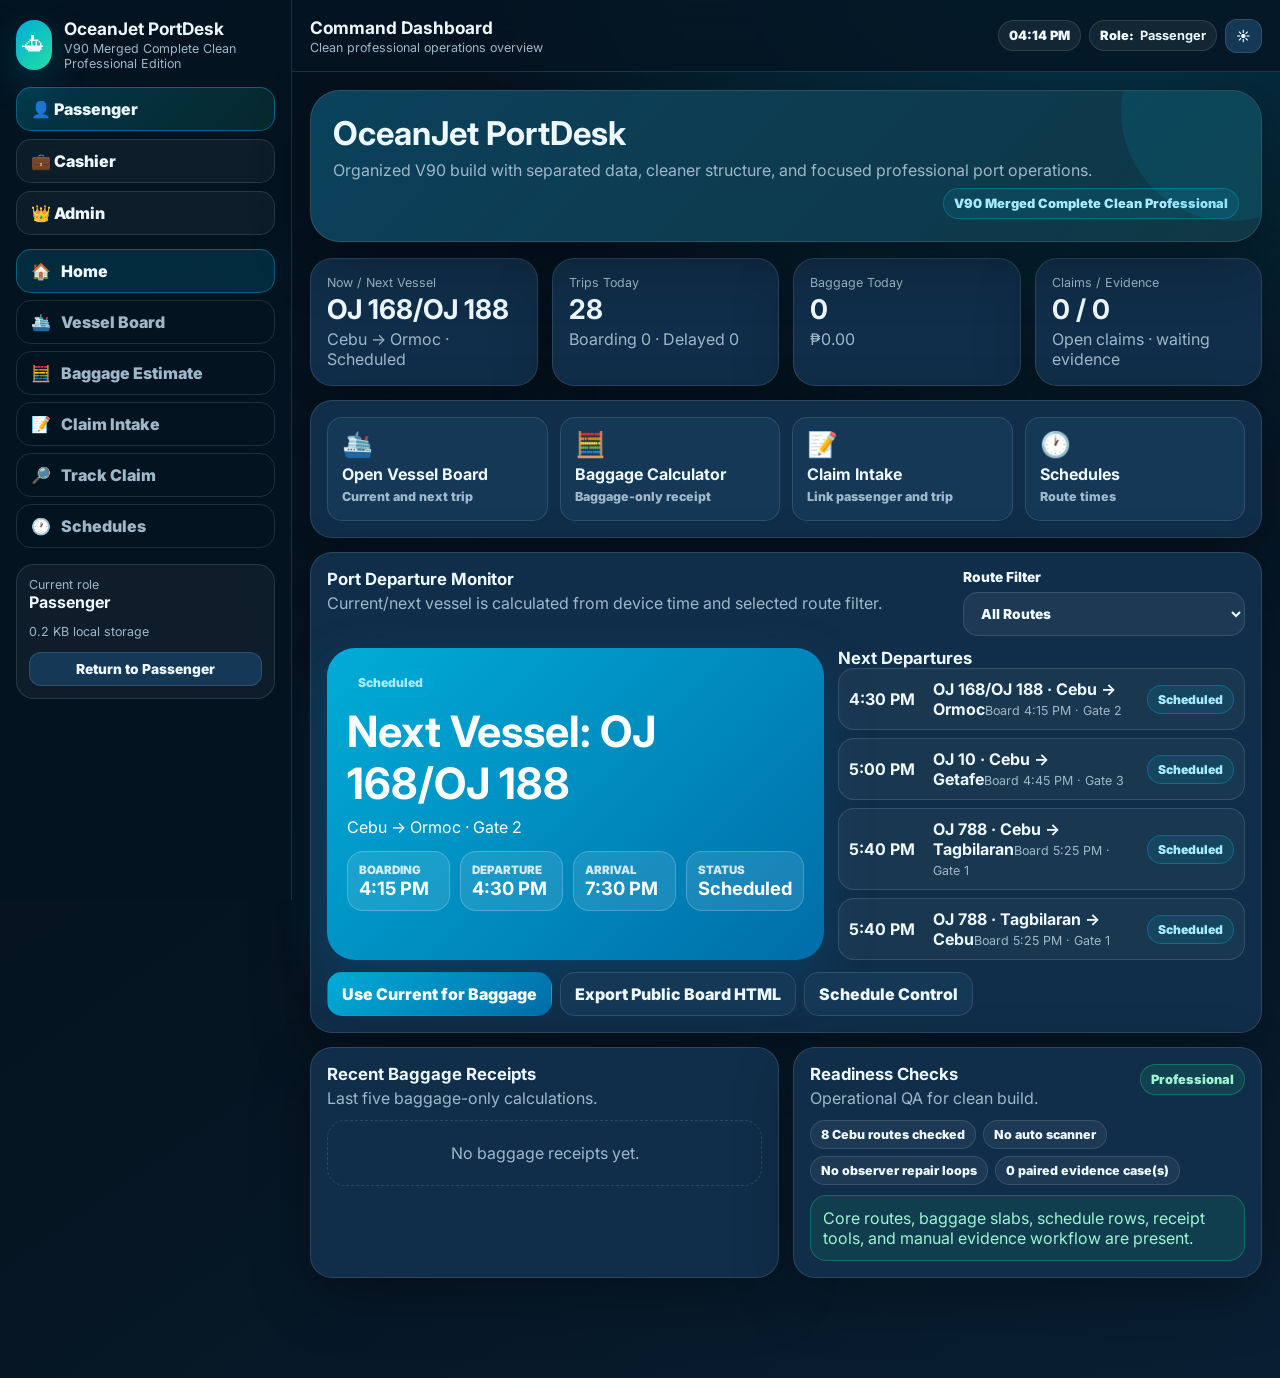
<file: OceanJet_V90_MERGED_COMPLETE_SINGLE_FILE.html>
<!doctype html>
<html lang="en">
<head>
  <meta charset="utf-8">
  <meta name="viewport" content="width=device-width, initial-scale=1, viewport-fit=cover">
  <meta name="theme-color" content="#0078a8">
  <title>OceanJet PortDesk V90 Merged Complete Clean Professional</title>
  <link rel="manifest" href="manifest.webmanifest">

  <link rel="preconnect" href="https://fonts.googleapis.com" crossorigin>
  <link rel="preconnect" href="https://fonts.gstatic.com" crossorigin>
  <link href="https://fonts.googleapis.com/css2?family=Inter:wght@400;500;600;700;800;900&display=swap" rel="stylesheet">
  <style>
:root{
  --bg:#061522;--bg2:#081f33;--panel:#0d263d;--card:#102e49;--card2:#143856;--line:rgba(255,255,255,.12);
  --text:#eef8ff;--muted:#9fb7c9;--brand:#00acd7;--brand2:#006da8;--ok:#22c984;--warn:#f7b731;--bad:#ff5c7a;
  --radius:22px;--shadow:0 20px 60px rgba(0,0,0,.30);--sidebar:292px;--top:72px;--bottom:74px;
  color-scheme:dark;
  font-family:Inter,ui-sans-serif,system-ui,-apple-system,BlinkMacSystemFont,"Segoe UI",Roboto,Arial,sans-serif;
}
*{box-sizing:border-box}html{scroll-behavior:smooth}body{margin:0;min-height:100dvh;background:radial-gradient(circle at 85% -10%,rgba(0,172,215,.25),transparent 34%),linear-gradient(145deg,#04111d,#061522 55%,#081f33);color:var(--text)}
body.light{--bg:#eef8ff;--bg2:#f6fbff;--panel:#fff;--card:#fff;--card2:#edf7ff;--line:rgba(5,55,90,.14);--text:#0a253a;--muted:#547186;--shadow:0 16px 45px rgba(11,67,102,.12);color-scheme:light;background:linear-gradient(145deg,#e9f8ff,#f8fcff 60%,#eef8ff)}
button,input,select,textarea{font:inherit}button{border:1px solid var(--line);border-radius:15px;background:var(--card2);color:var(--text);padding:11px 14px;font-weight:850;cursor:pointer;transition:.15s transform,.15s opacity,.15s background}button:hover{filter:brightness(1.06)}button:active{transform:scale(.985)}button.primary{background:linear-gradient(135deg,var(--brand),var(--brand2));border-color:transparent;color:white}button.good{background:linear-gradient(135deg,#22c984,#109b62);border-color:transparent;color:white}button.warn{background:linear-gradient(135deg,#f7b731,#d99012);border-color:transparent;color:#241800}button.danger{background:linear-gradient(135deg,#ff5c7a,#be2949);border-color:transparent;color:white}button.ghost{background:transparent}button.small{padding:8px 10px;border-radius:12px;font-size:.86rem}button.block{width:100%}.fileBtn{display:inline-flex;align-items:center;justify-content:center;border:1px solid var(--line);border-radius:12px;background:var(--card2);padding:8px 10px;font-size:.86rem;font-weight:850;cursor:pointer}.fileBtn input{display:none}
input,select,textarea{width:100%;border:1px solid var(--line);border-radius:15px;background:rgba(255,255,255,.055);color:var(--text);padding:12px 13px;outline:none}select option{background:white;color:#0a253a}textarea{min-height:94px;resize:vertical}label{display:grid;gap:7px;font-weight:850;font-size:.86rem;color:var(--text)}.muted{color:var(--muted)}.tiny{font-size:.78rem;color:var(--muted)}.mono{font-family:ui-monospace,SFMono-Regular,Consolas,monospace}.hide{display:none!important}.row{display:flex;gap:8px;align-items:center;flex-wrap:wrap}.right{margin-left:auto}.nowrap{white-space:nowrap}
.app{display:grid;grid-template-columns:var(--sidebar) minmax(0,1fr);min-height:100dvh}.sidebar{position:sticky;top:0;height:100dvh;overflow:auto;padding:18px 16px;border-right:1px solid var(--line);background:rgba(5,20,33,.76);backdrop-filter:blur(18px)}.light .sidebar{background:rgba(255,255,255,.84)}.brand{display:flex;align-items:center;gap:12px;margin-bottom:16px}.logo{width:50px;height:50px;border-radius:18px;background:linear-gradient(135deg,var(--brand),#25dfa5);display:grid;place-items:center;font-size:1.5rem;box-shadow:0 12px 36px rgba(0,172,215,.25)}.brand h1{margin:0;font-size:1.08rem}.brand p{margin:2px 0 0;color:var(--muted);font-size:.78rem}.roleBox{display:grid;gap:8px;margin:12px 0}.roleBtn{display:flex;gap:10px;align-items:center;justify-content:flex-start;background:rgba(255,255,255,.045)}.roleBtn.active{background:linear-gradient(135deg,rgba(0,172,215,.24),rgba(34,201,132,.12));border-color:rgba(0,172,215,.45)}.nav{display:grid;gap:7px;margin-top:14px}.nav button{display:flex;align-items:center;justify-content:flex-start;gap:10px;background:transparent;color:var(--muted)}.nav button.active{background:rgba(0,172,215,.16);color:var(--text);border-color:rgba(0,172,215,.42)}.nav .sep{height:1px;background:var(--line);margin:8px 0}.sideFoot{margin-top:16px;border:1px solid var(--line);border-radius:18px;background:rgba(255,255,255,.045);padding:12px}
.main{min-width:0}.topbar{position:sticky;top:0;z-index:10;height:var(--top);display:flex;align-items:center;justify-content:space-between;gap:10px;padding:12px 18px;border-bottom:1px solid var(--line);background:rgba(6,21,34,.80);backdrop-filter:blur(18px)}.light .topbar{background:rgba(255,255,255,.86)}.topLeft{display:flex;align-items:center;gap:12px;min-width:0}.menuBtn{display:none}.title h2{margin:0;font-size:1.08rem;white-space:nowrap;overflow:hidden;text-overflow:ellipsis}.title p{margin:2px 0 0;color:var(--muted);font-size:.78rem;white-space:nowrap;overflow:hidden;text-overflow:ellipsis}.topActions{display:flex;align-items:center;gap:8px}.badge{display:inline-flex;align-items:center;gap:6px;border:1px solid var(--line);border-radius:999px;background:rgba(255,255,255,.06);padding:7px 10px;font-size:.8rem;font-weight:900}.badge.ok{color:#9cf4d0;background:rgba(34,201,132,.12);border-color:rgba(34,201,132,.35)}.badge.warn{color:#ffe5a4;background:rgba(247,183,49,.12);border-color:rgba(247,183,49,.35)}.badge.bad{color:#ffc0ce;background:rgba(255,92,122,.12);border-color:rgba(255,92,122,.35)}.badge.info{color:#a6eaff;background:rgba(0,172,215,.12);border-color:rgba(0,172,215,.35)}
.content{max-width:1280px;margin:auto;padding:18px 18px 100px}.hero{position:relative;overflow:hidden;border:1px solid var(--line);border-radius:30px;background:linear-gradient(135deg,rgba(0,172,215,.20),rgba(34,201,132,.10)),var(--panel);box-shadow:var(--shadow);padding:22px;margin-bottom:16px}.hero:after{content:"";position:absolute;right:-80px;top:-90px;width:220px;height:220px;border-radius:999px;background:rgba(0,172,215,.12)}.hero h2{margin:0;font-size:clamp(1.45rem,4vw,2.05rem)}.hero p{margin:7px 0 0;color:var(--muted);max-width:780px}.grid{display:grid;grid-template-columns:repeat(12,1fr);gap:14px}.card{border:1px solid var(--line);border-radius:var(--radius);background:var(--card);box-shadow:var(--shadow);padding:16px}.span3{grid-column:span 3}.span4{grid-column:span 4}.span5{grid-column:span 5}.span6{grid-column:span 6}.span7{grid-column:span 7}.span8{grid-column:span 8}.span12{grid-column:span 12}.cardHead{display:flex;align-items:flex-start;justify-content:space-between;gap:12px;margin-bottom:12px}.card h3{margin:0;font-size:1.05rem}.card p{margin:4px 0 0;color:var(--muted)}.kpi{display:grid;gap:3px}.kpi b{font-size:1.7rem}.formGrid{display:grid;grid-template-columns:repeat(2,1fr);gap:12px}.formGrid.three{grid-template-columns:repeat(3,1fr)}.quick{display:grid;grid-template-columns:repeat(4,1fr);gap:12px}.quick button{text-align:left;display:grid;gap:5px;min-height:104px;align-content:start}.quick .ico{font-size:1.55rem}.result{border:1px solid rgba(0,172,215,.30);border-radius:20px;background:linear-gradient(135deg,rgba(0,172,215,.13),rgba(34,201,132,.10));padding:15px}.line{display:flex;justify-content:space-between;gap:12px;border-bottom:1px dashed var(--line);padding:8px 0}.line:last-child{border-bottom:0}.total{font-size:1.55rem;font-weight:1000}.empty{border:1px dashed var(--line);border-radius:18px;padding:22px;text-align:center;color:var(--muted)}.notice{border:1px solid rgba(247,183,49,.30);border-radius:16px;padding:12px;background:rgba(247,183,49,.10);color:#ffe3a1}.light .notice{color:#5c4000}.notice.good{border-color:rgba(34,201,132,.32);background:rgba(34,201,132,.10);color:#9cf4d0}.light .notice.good{color:#166241}
.tableWrap{overflow:auto;border:1px solid var(--line);border-radius:18px}table{width:100%;border-collapse:collapse;min-width:720px}th,td{text-align:left;border-bottom:1px solid var(--line);padding:11px 12px;vertical-align:top}th{font-size:.78rem;letter-spacing:.05em;text-transform:uppercase;color:var(--muted);background:rgba(255,255,255,.045)}td{font-size:.92rem}.chips{display:flex;flex-wrap:wrap;gap:7px}.chip{border:1px solid var(--line);background:rgba(255,255,255,.055);border-radius:999px;padding:6px 10px;font-weight:850;font-size:.78rem}.statusPill{display:inline-flex;border-radius:999px;padding:6px 10px;font-weight:950;font-size:.76rem;border:1px solid var(--line)}.statusPill.ok{background:rgba(34,201,132,.12);color:#9cf4d0;border-color:rgba(34,201,132,.34)}.statusPill.warn{background:rgba(247,183,49,.12);color:#ffe3a1;border-color:rgba(247,183,49,.34)}.statusPill.bad{background:rgba(255,92,122,.12);color:#ffc0ce;border-color:rgba(255,92,122,.34)}.statusPill.info{background:rgba(0,172,215,.12);color:#a6eaff;border-color:rgba(0,172,215,.34)}
.boardNow{display:grid;grid-template-columns:1.1fr .9fr;gap:14px}.nowBox{border-radius:28px;background:linear-gradient(135deg,var(--brand),var(--brand2));color:#fff;padding:20px;box-shadow:0 18px 50px rgba(0,109,168,.25)}.nowBox h2{font-size:clamp(1.7rem,5vw,2.7rem);margin:8px 0}.metricGrid{display:grid;grid-template-columns:repeat(4,1fr);gap:10px;margin-top:14px}.metric{border:1px solid rgba(255,255,255,.20);border-radius:16px;background:rgba(255,255,255,.10);padding:11px}.metric span{display:block;font-size:.72rem;text-transform:uppercase;opacity:.80;font-weight:900}.metric b{font-size:1.15rem}.nextList{display:grid;gap:8px}.nextItem{display:grid;grid-template-columns:74px 1fr auto;gap:10px;align-items:center;border:1px solid var(--line);border-radius:16px;background:rgba(255,255,255,.045);padding:10px}.lanes{display:grid;grid-template-columns:repeat(3,1fr);gap:12px}.lane{border:1px solid var(--line);border-radius:18px;background:rgba(255,255,255,.035);padding:12px}.lane h4{display:flex;justify-content:space-between;margin:0 0 10px}.tripCard{display:grid;gap:4px;border:1px solid rgba(255,255,255,.08);border-radius:15px;background:rgba(0,0,0,.10);padding:10px;margin:8px 0}.routeButtons{display:grid;gap:8px}.routeButtons button{text-align:left}.routeButtons button.active{outline:2px solid var(--brand);background:rgba(0,172,215,.12)}.scheduleRow{display:grid;grid-template-columns:90px 1fr 90px auto;gap:10px;align-items:center;border-left:4px solid var(--brand);background:rgba(255,255,255,.045);border-radius:14px;padding:10px;margin-bottom:8px}.scheduleRow b{display:block}.scheduleRow small{color:var(--muted)}
.receiptBox{background:#fff;color:#061522;border-radius:18px;border:1px solid #d9e6ef;padding:16px;font-family:ui-monospace,SFMono-Regular,Consolas,monospace}.receiptBox *{color:#061522}.receiptTitle{text-align:center;font-weight:1000;font-size:1.1rem}.receiptSub{text-align:center;font-weight:900;margin-bottom:10px}.receiptLine{display:flex;justify-content:space-between;gap:12px;border-bottom:1px solid #e5edf5;padding:7px 0}.receiptTotal{text-align:center;font-size:1.18rem;font-weight:1000;margin-top:12px}.photoGrid{display:grid;grid-template-columns:repeat(2,1fr);gap:10px}.photoSlot{border:1px dashed rgba(255,255,255,.25);border-radius:18px;min-height:148px;background:rgba(255,255,255,.035);display:grid;place-items:center;overflow:hidden;position:relative}.photoSlot img{width:100%;height:100%;object-fit:cover}.photoSlot small{text-align:center;color:var(--muted);padding:10px}.casePhotos{display:grid;grid-template-columns:repeat(2,1fr);gap:8px}.casePhotos img{width:100%;height:110px;object-fit:cover;border-radius:12px;border:1px solid var(--line)}
.login{position:fixed;inset:0;z-index:80;display:grid;place-items:center;padding:18px;background:radial-gradient(circle at top right,rgba(0,172,215,.24),transparent 35%),linear-gradient(145deg,#03101b,#07192a)}.loginBox{width:min(540px,100%);border:1px solid rgba(255,255,255,.16);border-radius:30px;background:rgba(8,28,46,.90);box-shadow:var(--shadow);padding:22px}.loginBox h1{margin:0 0 6px}.loginBox p{color:#aac0d0}.loginRoles{display:grid;grid-template-columns:repeat(3,1fr);gap:8px;margin:14px 0}.loginRoles button.active{background:linear-gradient(135deg,var(--brand),var(--brand2));color:white}.drawerOverlay{display:none;position:fixed;inset:0;background:rgba(0,0,0,.55);z-index:19}.toast{position:fixed;left:50%;bottom:calc(var(--bottom) + 12px);z-index:70;transform:translateX(-50%) translateY(14px);opacity:0;background:#061522;color:white;border:1px solid rgba(255,255,255,.18);box-shadow:var(--shadow);border-radius:999px;padding:11px 16px;font-weight:900;transition:.22s;pointer-events:none}.toast.show{opacity:1;transform:translateX(-50%) translateY(0)}.bottomNav{display:none}
@media(max-width:980px){.app{display:block}.sidebar{position:fixed;left:-310px;top:0;width:292px;z-index:30;transition:.22s left}.sidebar.open{left:0}.drawerOverlay.show{display:block}.menuBtn{display:inline-flex}.content{padding:14px 12px 105px}.grid{grid-template-columns:1fr}.span3,.span4,.span5,.span6,.span7,.span8,.span12{grid-column:1}.quick{grid-template-columns:repeat(2,1fr)}.formGrid,.formGrid.three,.boardNow{grid-template-columns:1fr}.metricGrid{grid-template-columns:repeat(2,1fr)}.lanes{grid-template-columns:1fr}.scheduleRow{grid-template-columns:72px 1fr}.scheduleRow .arr,.scheduleRow .status{grid-column:1/-1}.topActions .clock{display:none}.bottomNav{position:fixed;bottom:0;left:0;right:0;z-index:12;display:grid;grid-template-columns:repeat(5,1fr);gap:6px;padding:8px 8px calc(8px + env(safe-area-inset-bottom));background:rgba(6,21,34,.88);backdrop-filter:blur(18px);border-top:1px solid var(--line)}.light .bottomNav{background:rgba(255,255,255,.90)}.bottomNav button{padding:9px 5px;font-size:.76rem;border-radius:12px}.loginBox{max-height:92dvh;overflow:auto}.photoGrid{grid-template-columns:1fr}}
@media(max-width:520px){.topbar{padding:10px 12px}.badge.roleLabel{display:none}.quick{grid-template-columns:1fr}.loginRoles{grid-template-columns:1fr}.nextItem{grid-template-columns:64px 1fr}.nextItem .statusPill{grid-column:1/-1;width:max-content}.card{padding:14px}}
@media print{.sidebar,.topbar,.bottomNav,.noPrint,.drawerOverlay,.toast{display:none!important}.app{display:block}.content{padding:0}.card,.hero{box-shadow:none}.receiptBox{border:0}}

</style>
</head>
<body>
  <div class="app">
    <aside id="sidebar" class="sidebar">
      <div class="brand">
        <div class="logo">⛴</div>
        <div>
          <h1>OceanJet PortDesk</h1>
          <p id="versionText">V90 Merged Complete Clean Professional</p>
        </div>
      </div>
      <div class="roleBox">
        <button class="roleBtn" data-role-btn="passenger" onclick="setRole('passenger')">👤 Passenger</button>
        <button class="roleBtn" data-role-btn="cashier" onclick="setRole('cashier')">💼 Cashier</button>
        <button class="roleBtn" data-role-btn="admin" onclick="setRole('admin')">👑 Admin</button>
      </div>
      <nav id="nav" class="nav"></nav>
      <div class="sideFoot">
        <div class="tiny">Current role</div>
        <b id="sideRole">Passenger</b>
        <p id="sideStore" class="tiny">Local storage</p>
        <button class="small block" onclick="logout()">Return to Passenger</button>
      </div>
    </aside>
    <div id="drawerOverlay" class="drawerOverlay" onclick="closeSidebar()"></div>
    <main class="main">
      <header class="topbar">
        <div class="topLeft">
          <button class="menuBtn small" onclick="openSidebar()">☰</button>
          <div class="title">
            <h2 id="pageTitle">Dashboard</h2>
            <p id="pageSub">OceanJet port operations</p>
          </div>
        </div>
        <div class="topActions">
          <span id="clock" class="badge clock">--:--</span>
          <span class="badge roleLabel">Role: <b id="roleText">Passenger</b></span>
          <button id="themeBtn" class="small" onclick="toggleTheme()">🌙</button>
        </div>
      </header>
      <section id="content" class="content"></section>
    </main>
  </div>

  <div id="bottomNav" class="bottomNav"></div>
  <div id="toast" class="toast"></div>

  <div id="login" class="login hide">
    <div class="loginBox">
      <div class="brand">
        <div class="logo">⛴</div>
        <div>
          <h1 id="loginRoleTitle">Cashier Login</h1>
          <p>Unlock role tools. Passenger mode remains public.</p>
        </div>
      </div>
      <div class="loginRoles">
        <button data-login-role="passenger" onclick="chooseLoginRole('passenger')">Passenger</button>
        <button data-login-role="cashier" onclick="chooseLoginRole('cashier')">Cashier</button>
        <button data-login-role="admin" onclick="chooseLoginRole('admin')">Admin</button>
      </div>
      <div id="loginCreds" class="formGrid">
        <label>Username<input id="loginUser" autocomplete="username" placeholder="Username"></label>
        <label>Password<input id="loginPass" autocomplete="current-password" type="password" placeholder="Password" onkeydown="if(event.key==='Enter')loginNow()"></label>
      </div>
      <div class="notice" style="margin-top:12px">Default demo credentials: cashier/cashier and admin/admin. Change them under Admin → System Tools.</div>
      <div class="row" style="margin-top:14px">
        <button class="primary" onclick="loginNow()">Continue</button>
        <button onclick="document.getElementById('login').classList.add('hide')">Cancel</button>
      </div>
    </div>
  </div>

  <script>
'use strict';

/* OceanJet PortDesk V90 data registry.
   Keep route schedules, role menus, and default local data here so app.js stays focused on behavior. */

const MAIN_CEBU_ROUTES = ['cebu_maasin','cebu_surigao','cebu_tagbilaran','cebu_dumaguete','cebu_siquijor','cebu_ormoc','cebu_getafe','cebu_palompon'];
const ROUTES = {
  cebu_tagbilaran:{label:'Cebu → Tagbilaran',short:'Tagbilaran',travel:'2h',fare:{'TC/OA':1000,BC:1560,ST:800,MI:500},slab:{normal:[15,25,30],fragile:[30,45,65]},trips:[['5:10 AM','OJ 388','7:10 AM','Connects to Siquijor/Dumaguete'],['6:00 AM','OJ 988','8:00 AM',''],['8:20 AM','OJ 788','10:20 AM',''],['1:00 PM','OJ 288','3:00 PM','Connects to Siquijor'],['5:40 PM','OJ 788','7:40 PM','']]},
  tagbilaran_cebu:{label:'Tagbilaran → Cebu',short:'Cebu',travel:'2h',fare:{'TC/OA':1000,BC:1560,ST:800,MI:500},slab:{normal:[15,25,30],fragile:[30,45,65]},trips:[['6:00 AM','OJ 988','8:00 AM',''],['8:20 AM','OJ 788','10:20 AM',''],['1:00 PM','OJ 288','3:00 PM',''],['5:40 PM','OJ 788','7:40 PM','']]},
  cebu_maasin:{label:'Cebu → Maasin',short:'Maasin',travel:'3h',fare:{'TC/OA':1430,BC:1950,ST:1144,MI:715},slab:{normal:[20,27.5,32.5],fragile:[35,50,70]},trips:[['7:00 AM','OJ 03','10:00 AM','Direct']]},
  maasin_cebu:{label:'Maasin → Cebu',short:'Cebu',travel:'3h',fare:{'TC/OA':1430,BC:1950,ST:1144,MI:715},slab:{normal:[20,27.5,32.5],fragile:[35,50,70]},trips:[['3:30 PM','OJ 03','6:30 PM','Direct']]},
  maasin_surigao:{label:'Maasin → Surigao',short:'Surigao',travel:'2h',fare:{'TC/OA':1040,BC:1560,ST:832,MI:520},slab:{normal:[30,35,40],fragile:[50,65,85]},trips:[['10:30 AM','OJ 388','12:30 PM','Connect from Cebu OJ 03']]},
  surigao_maasin:{label:'Surigao → Maasin',short:'Maasin',travel:'2h',fare:{'TC/OA':1040,BC:1560,ST:832,MI:520},slab:{normal:[30,35,40],fragile:[50,65,85]},trips:[['1:00 PM','OJ 388','3:00 PM','Connect to Cebu OJ 03']]},
  cebu_surigao:{label:'Cebu → Surigao via Maasin',short:'Surigao',travel:'5h 30m',fare:{'TC/OA':2470,BC:3510,ST:1976,MI:1235},slab:{normal:[30,35,40],fragile:[50,65,85]},trips:[['7:00 AM','OJ 03 + OJ 388','12:30 PM','Via Maasin']]},
  cebu_siquijor:{label:'Cebu → Siquijor via Tagbilaran',short:'Siquijor',travel:'4h 20m',fare:{'TC/OA':1200,BC:1900,ST:960,MI:600},slab:{normal:[20,27.5,32.5],fragile:[35,50,70]},trips:[['5:10 AM','OJ 388 via Tagbilaran','10:20 AM','Connection'],['1:00 PM','OJ 288 via Tagbilaran','5:20 PM','Connection']]},
  cebu_dumaguete:{label:'Cebu → Dumaguete via Tagbilaran',short:'Dumaguete',travel:'4h 20m',fare:{'TC/OA':2170,BC:3380,ST:1736,MI:1085},slab:{normal:[25,30,35],fragile:[40,55,75]},trips:[['5:10 AM','OJ 388 via Tagbilaran','9:30 AM','Connection'],['1:00 PM','OJ 288 via Tagbilaran','5:20 PM','Connection']]},
  cebu_ormoc:{label:'Cebu → Ormoc',short:'Ormoc',travel:'3h',fare:{'TC/OA':1430,BC:1950,ST:1144,MI:715},slab:{normal:[20,27.5,32.5],fragile:[35,50,70]},trips:[['6:00 AM','OJ 8','9:00 AM',''],['9:30 AM','OJ 168/OJ 188','12:30 PM',''],['1:00 PM','OJ 8','4:00 PM',''],['4:30 PM','OJ 168/OJ 188','7:30 PM','']]},
  cebu_palompon:{label:'Cebu → Palompon',short:'Palompon',travel:'3h',fare:{'TC/OA':1430,BC:1950,ST:1144,MI:715},slab:{normal:[20,27.5,32.5],fragile:[35,50,70]},trips:[['10:00 AM','OJ 02','1:00 PM','Kalanggaman connection'],['1:30 PM','OJ 02','4:30 PM','Afternoon service']]},
  cebu_getafe:{label:'Cebu → Getafe',short:'Getafe',travel:'1h',fare:{'TC/OA':585,BC:1040,ST:468,MI:292.5},slab:{normal:[10,20,25],fragile:[25,40,60]},trips:[['6:30 AM','OJ 10','7:30 AM',''],['10:00 AM','OJ 10','11:00 AM',''],['1:30 PM','OJ 10','2:30 PM',''],['5:00 PM','OJ 10','6:00 PM','']]}
};
const DEFAULT_STATUSES = ['Scheduled','Boarding','Departing Soon','Departed','Closed','Delayed','Cancelled'];
const ROLE_NAVS = {
  passenger: [
    ['dashboard','🏠','Home'], ['board','🛳️','Vessel Board'], ['calculator','🧮','Baggage Estimate'], ['claim','📝','Claim Intake'], ['track','🔎','Track Claim'], ['trips','🕐','Schedules']
  ],
  cashier: [
    ['dashboard','🏠','Dashboard'], ['board','🛳️','Vessel Board'], ['calculator','🧮','Baggage Counter'], ['receipt','🧾','Receipts'], ['trips','🕐','Schedules'], ['reports','📊','Cashier Reports']
  ],
  admin: [
    ['dashboard','🏠','Command Center'], ['board','🛳️','Vessel Board'], ['calculator','🧮','Baggage QA'], ['claim','📝','Claim Intake'], ['damage','📸','Evidence Studio'], ['queue','✅','Review Queue'], ['trips','🕐','Schedule Control'], ['sync','☁️','Google Sync'], ['reports','📊','Reports'], ['system','⚙️','System Tools']
  ]
};

const DEFAULT_DATA = {
  settings: {
    cashier: {u:'cashier', p:'cashier'},
    admin: {u:'admin', p:'admin'},
    syncUrl: '',
    routeFilter: 'all'
  },
  transactions: [],
  claims: [],
  cases: [],
  audit: [],
  scheduleOverrides: {},
  manualStatus: {},
  receipts: [],
  syncOutbox: []
};


</script>
  <script>
'use strict';

const APP_VERSION = 'V90 Merged Complete Clean Professional Edition';
const STORE = 'oceanjet_portdesk_v90_professional';
const LEGACY_STORES = ['oceanjet_portdesk_v87_clean'];
// Core data is loaded from data.js before this file.

// ---------- Utilities ----------
const $ = id => document.getElementById(id);
const esc = value => String(value ?? '').replace(/[&<>'"]/g, ch => ({'&':'&amp;','<':'&lt;','>':'&gt;',"'":'&#39;','"':'&quot;'}[ch]));
const peso = value => '₱' + (Number(value) || 0).toFixed(2).replace(/\B(?=(\d{3})+(?!\d))/g, ',');
const cap = text => String(text||'').charAt(0).toUpperCase() + String(text||'').slice(1);
const uid = prefix => `${prefix}-${Date.now().toString(36)}-${Math.random().toString(36).slice(2,7)}`;
const todayText = () => new Date().toLocaleString('en-PH', {dateStyle:'medium', timeStyle:'short'});

let state = loadState();
let lastReceipt = '';
let selectedScheduleRoute = MAIN_CEBU_ROUTES[2];
let loginRole = 'passenger';

// ---------- Local state and storage ----------
function loadState(){
  try{
    let raw = localStorage.getItem(STORE);
    if(!raw){
      for(const legacyKey of LEGACY_STORES){
        raw = localStorage.getItem(legacyKey);
        if(raw) break;
      }
    }
    const saved = JSON.parse(raw || '{}');
    return {
      role: saved.role || 'passenger',
      view: saved.view || 'dashboard',
      dark: saved.dark !== false,
      data: mergeData(DEFAULT_DATA, saved.data || {})
    };
  }catch{
    return {role:'passenger', view:'dashboard', dark:true, data: structuredClone(DEFAULT_DATA)};
  }
}
function mergeData(base, saved){
  const out = Array.isArray(base) ? [...base] : {...base};
  for(const [key, value] of Object.entries(saved || {})){
    if(value && typeof value === 'object' && !Array.isArray(value) && base[key] && typeof base[key] === 'object' && !Array.isArray(base[key])) out[key] = mergeData(base[key], value);
    else out[key] = value;
  }
  return out;
}
function save(){ localStorage.setItem(STORE, JSON.stringify(state)); }
function audit(action, detail=''){
  state.data.audit.unshift({id:uid('audit'), time:todayText(), role:state.role, action, detail});
  state.data.audit = state.data.audit.slice(0,500);
}
function queueSync(type, action, detail=''){
  state.data.syncOutbox.unshift({id:uid('outbox'), time:new Date().toISOString(), type, action, detail});
  state.data.syncOutbox = state.data.syncOutbox.slice(0,200);
}
function toast(message){
  const el = $('toast'); if(!el) return;
  el.textContent = message; el.classList.add('show');
  clearTimeout(toast.timer); toast.timer = setTimeout(()=>el.classList.remove('show'), 2400);
}
function download(name, content, type='text/plain'){
  const blob = new Blob([content], {type});
  const a = document.createElement('a');
  a.href = URL.createObjectURL(blob); a.download = name; a.click();
  setTimeout(()=>URL.revokeObjectURL(a.href), 1000);
}
function getRoutes(){
  for(const [key, override] of Object.entries(state.data.scheduleOverrides || {})){
    if(ROUTES[key]) ROUTES[key].trips = (override.trips || []).map(t => [t.dep, t.vessel, t.arr, t.remarks || '']);
  }
  return ROUTES;
}
function routeLabel(key){ return getRoutes()[key]?.label || key.replace(/_/g,' → '); }
function currentFilter(){ return state.data.settings.routeFilter || 'all'; }

function openSidebar(){ $('sidebar').classList.add('open'); $('drawerOverlay').classList.add('show'); }
function closeSidebar(){ $('sidebar').classList.remove('open'); $('drawerOverlay').classList.remove('show'); }
function setTitle(title, subtitle){ $('pageTitle').textContent = title; $('pageSub').textContent = subtitle; }
function allowed(view){ return ROLE_NAVS[state.role].some(x => x[0] === view); }
// ---------- Shell, roles, and navigation ----------
function renderShell(){
  document.body.classList.toggle('light', !state.dark);
  $('themeBtn').textContent = state.dark ? '☀️' : '🌙';
  $('roleText').textContent = cap(state.role);
  $('versionText').textContent = APP_VERSION;
  $('sideRole').textContent = cap(state.role);
  $('sideStore').textContent = `${(JSON.stringify(state.data).length/1024).toFixed(1)} KB local storage`;
  $('nav').innerHTML = ROLE_NAVS[state.role].map(item => `<button class="${state.view===item[0]?'active':''}" onclick="renderApp('${item[0]}')"><span>${item[1]}</span><span>${item[2]}</span></button>`).join('');
  $('bottomNav').innerHTML = ROLE_NAVS[state.role].slice(0,5).map(item => `<button class="${state.view===item[0]?'active':''}" onclick="renderApp('${item[0]}')"><span>${item[1]}</span><br>${item[2].split(' ')[0]}</button>`).join('');
  ['passenger','cashier','admin'].forEach(role => {
    const btn = document.querySelector(`[data-role-btn="${role}"]`);
    if(btn) btn.classList.toggle('active', state.role === role);
  });
}
function renderApp(view = state.view){
  if(!allowed(view)) view = 'dashboard';
  state.view = view; save(); closeSidebar(); renderShell();
  const views = {dashboard, board, calculator, claim, track, trips, damage, queue, receipt, reports, sync, system};
  (views[view] || dashboard)();
}
function setRole(role){
  if(role === 'passenger'){
    state.role = 'passenger'; audit('Role switched','Passenger public mode'); save(); renderApp('dashboard'); return;
  }
  loginRole = role;
  $('loginRoleTitle').textContent = cap(role) + ' Login';
  $('loginUser').value = '';
  $('loginPass').value = '';
  $('login').classList.remove('hide');
  chooseLoginRole(role);
}
function chooseLoginRole(role){
  loginRole = role;
  document.querySelectorAll('.loginRoles button').forEach(btn => btn.classList.toggle('active', btn.dataset.loginRole === role));
  $('loginRoleTitle').textContent = cap(role) + (role === 'passenger' ? ' Access' : ' Login');
  $('loginCreds').classList.toggle('hide', role === 'passenger');
}
function loginNow(){
  if(loginRole !== 'passenger'){
    const want = state.data.settings[loginRole] || {};
    if($('loginUser').value.trim() !== want.u || $('loginPass').value.trim() !== want.p){ toast('Invalid '+loginRole+' login'); return; }
  }
  state.role = loginRole; audit('Login', cap(loginRole)); save(); $('login').classList.add('hide'); renderApp('dashboard'); toast('Welcome '+cap(loginRole));
}
function logout(){ state.role='passenger'; audit('Logout','Returned to passenger mode'); save(); renderApp('dashboard'); }
function toggleTheme(){ state.dark = !state.dark; save(); renderApp(state.view); }

function hero(title, subtitle, tag=''){
  return `<section class="hero"><div class="row"><div><h2>${esc(title)}</h2><p>${esc(subtitle)}</p></div>${tag?`<span class="badge info right">${esc(tag)}</span>`:''}</div></section>`;
}
function statusClass(status){
  if(['Boarding'].includes(status)) return 'ok';
  if(['Departing Soon','Delayed'].includes(status)) return 'warn';
  if(['Cancelled'].includes(status)) return 'bad';
  return 'info';
}
function parseTimeOn(date, timeText, dayOffset=0){
  const raw = String(timeText || '').trim().toUpperCase().replace(/\./g,'').replace(/\s+/g,' ');
  const m = raw.match(/^(\d{1,2})(?::(\d{2}))?\s*(AM|PM)$/) || raw.match(/^(\d{1,2}):(\d{2})$/);
  const d = new Date(date); d.setHours(0,0,0,0); d.setDate(d.getDate() + dayOffset);
  if(!m) return d;
  let h = Number(m[1]), min = Number(m[2] || 0); const ap = (m[3] || '').toUpperCase();
  if(ap === 'PM' && h < 12) h += 12; if(ap === 'AM' && h === 12) h = 0;
  d.setHours(h, min, 0, 0); return d;
}
function tripId(route, trip, dayIndex=0){ return `${route}|${trip.dep}|${trip.vessel}|${dayIndex}`.replace(/\s+/g,'_'); }
function scheduleTrips(dayIndex = 0){
  const routes = getRoutes(); const filter = currentFilter(); const now = new Date(); const rows = [];
  Object.entries(routes).forEach(([routeKey, route]) => {
    if(filter !== 'all' && filter !== routeKey) return;
    (route.trips || []).forEach(raw => {
      const trip = Array.isArray(raw) ? {dep:raw[0], vessel:raw[1], arr:raw[2], remarks:raw[3]} : raw;
      const departure = parseTimeOn(now, trip.dep, dayIndex);
      const boarding = new Date(departure.getTime() - 15*60000);
      const soon = new Date(departure.getTime() - 5*60000);
      const grace = new Date(departure.getTime() + 10*60000);
      const id = tripId(routeKey, trip, dayIndex);
      const manual = state.data.manualStatus[id];
      let status = 'Scheduled';
      if(dayIndex < 0) status = 'Closed';
      else if(now > grace) status = 'Closed';
      else if(now > departure) status = 'Departed';
      else if(now >= soon) status = 'Departing Soon';
      else if(now >= boarding) status = 'Boarding';
      if(manual && ['Delayed','Cancelled','Closed','Departed','Boarding','Scheduled'].includes(manual.status)) status = manual.status;
      rows.push({id, routeKey, routeLabel: route.label, short:route.short, travel:route.travel, vessel:trip.vessel, dep:trip.dep, arr:trip.arr, remarks:trip.remarks||'', departure, boarding, status, gate: gateForRoute(routeKey)});
    });
  });
  return rows.sort((a,b)=>a.departure-b.departure);
}
function gateForRoute(routeKey){
  if(routeKey.includes('tagbilaran')) return 'Gate 1';
  if(routeKey.includes('ormoc') || routeKey.includes('palompon')) return 'Gate 2';
  if(routeKey.includes('getafe')) return 'Gate 3';
  if(routeKey.includes('maasin') || routeKey.includes('surigao')) return 'Gate 4';
  return 'Gate TBA';
}
function pickTrip(){
  const today = scheduleTrips(0);
  const open = today.find(t => ['Boarding','Departing Soon','Scheduled','Delayed'].includes(t.status));
  if(open) return open;
  return scheduleTrips(1).find(t => ['Scheduled','Boarding','Departing Soon'].includes(t.status)) || null;
}
function routeFilterHtml(onchange='updateRouteFilter'){
  const options = ['<option value="all">All Routes</option>'].concat(Object.keys(getRoutes()).map(k => `<option value="${esc(k)}" ${currentFilter()===k?'selected':''}>${esc(routeLabel(k))}</option>`));
  return `<select id="routeFilter" onchange="${onchange}(this.value)">${options.join('')}</select>`;
}
function updateRouteFilter(value){ state.data.settings.routeFilter = value; save(); renderApp(state.view); }
function statusCounts(rows){ return rows.reduce((acc, row) => (acc[row.status]=(acc[row.status]||0)+1, acc), {}); }

// ---------- Dashboard ----------
function dashboard(){
  setTitle('Command Dashboard','Clean professional operations overview');
  const rows = scheduleTrips(0); const current = pickTrip(); const counts = statusCounts(rows);
  const txToday = state.data.transactions.filter(x => x.date === new Date().toISOString().slice(0,10));
  const openClaims = state.data.claims.filter(x => x.status !== 'Closed').length;
  const evidenceWaiting = state.data.cases.filter(x => !x.locked).length;
  $('content').innerHTML = hero('OceanJet PortDesk','Organized V90 build with separated data, cleaner structure, and focused professional port operations.','V90 Merged Complete Clean Professional') + `
    <div class="grid">
      <div class="card span3"><div class="kpi"><span class="tiny">Now / Next Vessel</span><b>${current?esc(current.vessel):'—'}</b><span class="muted">${current?esc(current.routeLabel+' · '+current.status):'No trip available'}</span></div></div>
      <div class="card span3"><div class="kpi"><span class="tiny">Trips Today</span><b>${rows.length}</b><span class="muted">Boarding ${counts.Boarding||0} · Delayed ${counts.Delayed||0}</span></div></div>
      <div class="card span3"><div class="kpi"><span class="tiny">Baggage Today</span><b>${txToday.length}</b><span class="muted">${peso(txToday.reduce((a,x)=>a+x.total,0))}</span></div></div>
      <div class="card span3"><div class="kpi"><span class="tiny">Claims / Evidence</span><b>${openClaims} / ${evidenceWaiting}</b><span class="muted">Open claims · waiting evidence</span></div></div>
      <div class="card span12"><div class="quick">
        <button onclick="renderApp('board')"><span class="ico">🛳️</span><b>Open Vessel Board</b><span class="tiny">Current and next trip</span></button>
        <button onclick="renderApp('calculator')"><span class="ico">🧮</span><b>Baggage Calculator</b><span class="tiny">Baggage-only receipt</span></button>
        <button onclick="renderApp('claim')"><span class="ico">📝</span><b>Claim Intake</b><span class="tiny">Link passenger and trip</span></button>
        <button onclick="renderApp('${state.role==='admin'?'damage':'trips'}')"><span class="ico">${state.role==='admin'?'📸':'🕐'}</span><b>${state.role==='admin'?'Evidence Studio':'Schedules'}</b><span class="tiny">${state.role==='admin'?'Manual-only upload':'Route times'}</span></button>
      </div></div>
      ${boardMonitorCard()}
      <div class="card span6"><div class="cardHead"><div><h3>Recent Baggage Receipts</h3><p>Last five baggage-only calculations.</p></div></div>${recentTransactionsHtml()}</div>
      <div class="card span6"><div class="cardHead"><div><h3>Readiness Checks</h3><p>Operational QA for clean build.</p></div><span class="badge ok">Professional</span></div>${readinessHtml()}</div>
    </div>`;
}
function readinessHtml(){
  const issues = [];
  MAIN_CEBU_ROUTES.forEach(k => { if(!ROUTES[k]) issues.push('Missing route '+k); if(!ROUTES[k]?.slab?.normal) issues.push('Missing slab '+k); if(!ROUTES[k]?.trips?.length) issues.push('Missing schedule '+k); });
  const pairs = state.data.cases.filter(x => x.photos?.stub && x.photos?.damage).length;
  return `<div class="chips"><span class="chip">8 Cebu routes checked</span><span class="chip">No auto scanner</span><span class="chip">No observer repair loops</span><span class="chip">${pairs} paired evidence case(s)</span></div>${issues.length?`<div class="notice" style="margin-top:10px">${issues.map(esc).join('<br>')}</div>`:`<div class="notice good" style="margin-top:10px">Core routes, baggage slabs, schedule rows, receipt tools, and manual evidence workflow are present.</div>`}`;
}
function recentTransactionsHtml(){
  const list = state.data.transactions.slice(0,5);
  if(!list.length) return '<div class="empty">No baggage receipts yet.</div>';
  return `<div class="tableWrap"><table><thead><tr><th>Time</th><th>Route</th><th>Trip</th><th>Total</th></tr></thead><tbody>${list.map(x=>`<tr><td>${esc(x.time)}</td><td>${esc(routeLabel(x.route))}</td><td>${esc(x.tripCode||'-')}</td><td><b>${peso(x.total)}</b></td></tr>`).join('')}</tbody></table></div>`;
}

function boardMonitorCard(){
  const rows = scheduleTrips(0), current = pickTrip(), next = rows.filter(t => !['Closed','Cancelled'].includes(t.status)).slice(0,6), counts = statusCounts(rows);
  if(!current) return `<div class="card span12"><div class="empty">No schedule loaded for selected filter.</div></div>`;
  return `<div class="card span12"><div class="cardHead"><div><h3>Port Departure Monitor</h3><p>Current/next vessel is calculated from device time and selected route filter.</p></div><label style="min-width:220px">Route Filter ${routeFilterHtml()}</label></div><div class="boardNow"><div class="nowBox"><span class="statusPill ${statusClass(current.status)}">${esc(current.status)}</span><h2>${['Boarding','Departing Soon'].includes(current.status)?'Now Boarding':'Next Vessel'}: ${esc(current.vessel)}</h2><div>${esc(current.routeLabel)} · ${esc(current.gate)}</div><div class="metricGrid"><div class="metric"><span>Boarding</span><b>${formatTime(current.boarding)}</b></div><div class="metric"><span>Departure</span><b>${esc(current.dep)}</b></div><div class="metric"><span>Arrival</span><b>${esc(current.arr||'-')}</b></div><div class="metric"><span>Status</span><b>${esc(current.status)}</b></div></div></div><div><h3>Next Departures</h3><div class="nextList">${next.map(t=>`<div class="nextItem"><time><b>${esc(t.dep)}</b></time><div><b>${esc(t.vessel)} · ${esc(t.routeLabel)}</b><span class="tiny">Board ${formatTime(t.boarding)} · ${esc(t.gate)}</span></div><span class="statusPill ${statusClass(t.status)}">${esc(t.status)}</span></div>`).join('') || '<div class="empty">No upcoming trips.</div>'}</div></div></div><div class="row" style="margin-top:12px"><button class="primary" onclick="useCurrentTripForBaggage()">Use Current for Baggage</button><button onclick="downloadPublicBoard()">Export Public Board HTML</button><button onclick="renderApp('trips')">Schedule Control</button></div></div>`;
}
function formatTime(date){ return date.toLocaleTimeString('en-PH', {hour:'numeric', minute:'2-digit', hour12:true}); }
// ---------- Vessel board and smart schedule ----------
function board(){
  setTitle('Automatic Vessel Board','Current-time schedule board');
  const rows = scheduleTrips(0); const lanes = ['Boarding','Departing Soon','Scheduled','Departed','Closed','Delayed','Cancelled'];
  $('content').innerHTML = hero('Automatic Vessel Boarding Board','Professional departure board with Now Boarding, Next Departure, Departed, Delayed, Cancelled, and Closed lanes.','Smart Schedule') + `<div class="grid">${boardMonitorCard()}<div class="card span12"><div class="cardHead"><div><h3>Status Lanes</h3><p>Manual delayed/cancelled statuses override automatic suggestions.</p></div><button class="small" onclick="board()">Refresh</button></div><div class="lanes">${lanes.map(lane=>{const list=rows.filter(t=>t.status===lane);return `<div class="lane"><h4>${esc(lane)} <span class="tiny">${list.length}</span></h4>${list.length?list.slice(0,8).map(t=>`<div class="tripCard"><b>${esc(t.vessel)}</b><span>${esc(t.routeLabel)}</span><small>Board ${formatTime(t.boarding)} · Depart ${esc(t.dep)} · ${esc(t.gate)}</small>${state.role==='admin'?manualStatusControls(t):''}</div>`).join(''):'<div class="empty">No trips.</div>'}</div>`}).join('')}</div></div><div class="span12" style="height:80px"></div></div>`;
}
function manualStatusControls(t){
  return `<div class="row" style="margin-top:8px"><button class="small" onclick="setTripStatus('${esc(t.id)}','Delayed')">Delay</button><button class="small danger" onclick="setTripStatus('${esc(t.id)}','Cancelled')">Cancel</button><button class="small" onclick="clearTripStatus('${esc(t.id)}')">Auto</button></div>`;
}
function setTripStatus(id,status){ state.data.manualStatus[id] = {status, time:todayText(), role:state.role}; audit('Manual trip status', `${id} → ${status}`); queueSync('schedule','status change',`${id} → ${status}`); save(); board(); }
function clearTripStatus(id){ delete state.data.manualStatus[id]; audit('Manual trip status cleared', id); save(); board(); }
function useCurrentTripForBaggage(){ const t=pickTrip(); if(!t){toast('No current trip found'); return;} sessionStorage.setItem('oj_current_trip', JSON.stringify(t)); renderApp('calculator'); toast('Current trip linked to calculator'); }

function slabCost(excessPerPax, rates){
  const [r0,r1,r2] = rates.map(Number);
  const t1 = Math.min(excessPerPax, 10);
  const t2 = Math.min(Math.max(excessPerPax - 10, 0), 30);
  const t3 = Math.max(excessPerPax - 40, 0);
  return {t1,t2,t3,c1:t1*r0,c2:t2*r1,c3:t3*r2,total:t1*r0+t2*r1+t3*r2};
}
// ---------- Baggage calculator and receipts ----------
function calculator(){
  setTitle('Baggage Calculator','Organized V55-style baggage fee workflow');
  const current = JSON.parse(sessionStorage.getItem('oj_current_trip') || 'null');
  const routeOptions = MAIN_CEBU_ROUTES.map(k=>`<option value="${k}">${esc(routeLabel(k))}</option>`).join('');
  $('content').innerHTML = hero('Baggage Calculator','Baggage-only computation, detailed slab breakdown, receipt preview, TXT download, and print tools.','Counter Ready') + `<div class="grid"><div class="card span5"><div class="cardHead"><div><h3>Estimate Details</h3><p>Receipt excludes passenger fare total.</p></div></div>${current?`<div class="notice good" style="margin-bottom:12px"><b>Linked trip:</b> ${esc(current.vessel)} · ${esc(current.routeLabel)} · ${esc(current.dep)}</div>`:''}<div class="formGrid"><label>Route<select id="calcRoute">${routeOptions}</select></label><label>Mode<select id="calcMode" onchange="toggleCalcMode()"><option value="normal">Normal Baggage</option><option value="fragile">Fragile Cargo</option></select></label><label id="classWrap">Class<select id="calcClass"><option value="tourist">Tourist / Open Air - 10kg</option><option value="business">Business - 20kg</option></select></label><label id="paxWrap">Passengers<input id="calcPax" type="number" min="1" step="1" value="1"></label><label>Total Weight (kg)<input id="calcWeight" type="number" min="0" step="0.1" value="0"></label><label>Rounding<select id="calcRound"><option value="exact">Exact kg</option><option value="ceil">Round up kg</option><option value="floor">Floor kg</option></select></label></div><div class="row" style="margin-top:12px"><button class="primary" onclick="computeBaggage()">Compute Fee</button><button onclick="resetCalc()">Reset</button><button onclick="runBaggageQA()">Formula QA</button></div></div><div class="card span7"><div class="cardHead"><div><h3>Computation Result</h3><p>Calculation appears here after compute.</p></div></div><div id="calcResult" class="empty">Enter baggage details and tap Compute Fee.</div><div id="receiptTools" class="row noPrint hide" style="margin-top:12px"><button onclick="downloadReceiptTxt()">Download TXT</button><button onclick="printReceipt()">Print Receipt</button></div></div><div class="card span12"><div class="cardHead"><div><h3>Main Cebu Route Slabs</h3><p>Normal and fragile rates used by this calculator.</p></div></div>${slabTable()}</div></div>`;
  if(current?.routeKey && MAIN_CEBU_ROUTES.includes(current.routeKey)) $('calcRoute').value = current.routeKey;
  toggleCalcMode();
}
function toggleCalcMode(){
  const fragile = $('calcMode')?.value === 'fragile';
  $('classWrap')?.classList.toggle('hide', fragile); $('paxWrap')?.classList.toggle('hide', fragile);
}
function resetCalc(){ $('calcWeight').value='0'; $('calcPax').value='1'; $('calcResult').className='empty'; $('calcResult').innerHTML='Enter baggage details and tap Compute Fee.'; $('receiptTools').classList.add('hide'); }
function getCalcParams(){ return {route:$('calcRoute').value, mode:$('calcMode').value, cls:$('calcClass').value, pax:Math.max(1, parseInt($('calcPax').value,10)||1), weight:Math.max(0, parseFloat($('calcWeight').value)||0), round:$('calcRound').value}; }
function computeBaggage(saveTransaction=true){
  const p = getCalcParams(); const route = ROUTES[p.route];
  const allowance = p.mode === 'normal' ? (p.cls === 'business' ? 20 : 10) : 0;
  const totalAllowance = allowance * p.pax;
  const excessTotal = Math.max(0, p.weight - totalAllowance);
  let chargeable = p.mode === 'normal' ? excessTotal / p.pax : p.weight;
  if(p.round === 'ceil') chargeable = Math.ceil(chargeable); if(p.round === 'floor') chargeable = Math.floor(chargeable);
  const slab = slabCost(chargeable, route.slab[p.mode]);
  const perPax = slab.total;
  const total = p.mode === 'normal' ? perPax * p.pax : perPax;
  const linked = JSON.parse(sessionStorage.getItem('oj_current_trip') || 'null');
  const lines = [
    ['Route', route.label], ['Mode', cap(p.mode)], ['Weight', p.weight.toFixed(1)+' kg'],
    ['Free allowance', p.mode==='normal'?`${allowance} kg × ${p.pax} pax = ${totalAllowance} kg`:'No free allowance for fragile cargo'],
    ['Chargeable excess', `${chargeable.toFixed(2)} kg ${p.mode==='normal'?'per passenger':''}`],
    ['Tier 1', `${slab.t1.toFixed(2)} kg × ${peso(route.slab[p.mode][0])} = ${peso(slab.c1)}`],
    ['Tier 2', `${slab.t2.toFixed(2)} kg × ${peso(route.slab[p.mode][1])} = ${peso(slab.c2)}`],
    ['Tier 3', `${slab.t3.toFixed(2)} kg × ${peso(route.slab[p.mode][2])} = ${peso(slab.c3)}`],
    ['Per passenger/cargo', peso(perPax)], ['TOTAL BAGGAGE FEE', peso(total)]
  ];
  const receiptText = `OCEANJET PORTDESK\nBAGGAGE FEE RECEIPT\n${todayText()}\n\n${lines.map(([a,b])=>`${a}: ${b}`).join('\n')}\n${linked?`Linked Trip: ${linked.vessel} / ${linked.routeLabel} / ${linked.dep}\n`:''}\nReceipt is baggage-only. Passenger fare is not included.`;
  lastReceipt = receiptText;
  $('calcResult').className='';
  $('calcResult').innerHTML = `<div class="result"><div class="line"><span>Total Baggage Fee</span><b class="total">${peso(total)}</b></div>${lines.slice(0,-1).map(([a,b])=>`<div class="line"><span>${esc(a)}</span><b>${esc(b)}</b></div>`).join('')}</div><div class="receiptBox" style="margin-top:12px"><div class="receiptTitle">⛴ OceanJet PortDesk</div><div class="receiptSub">BAGGAGE FEE RECEIPT</div>${lines.map(([a,b])=>`<div class="receiptLine"><span>${esc(a)}</span><b>${esc(b)}</b></div>`).join('')}${linked?`<div class="receiptLine"><span>Linked Trip</span><b>${esc(linked.vessel)} · ${esc(linked.dep)}</b></div>`:''}<div class="receiptTotal">TOTAL: ${peso(total)}</div><div class="tiny" style="text-align:center;margin-top:8px">${esc(todayText())} · Baggage-only receipt</div></div>`;
  $('receiptTools').classList.remove('hide');
  if(saveTransaction){
    const tx = {id:uid('bag'), date:new Date().toISOString().slice(0,10), time:todayText(), route:p.route, mode:p.mode, cls:p.cls, pax:p.pax, weight:p.weight, total, tripCode:linked?`${linked.vessel} ${linked.dep}`:'', tripId:linked?.id||''};
    state.data.transactions.unshift(tx); state.data.receipts.unshift({id:tx.id, text:receiptText, time:tx.time, total});
    audit('Baggage receipt generated', `${route.label} ${peso(total)}`); queueSync('baggage','receipt generated', tx.id); save();
  }
}
function downloadReceiptTxt(){ if(!lastReceipt){toast('Compute first'); return;} download('OceanJet_Baggage_Receipt_'+Date.now()+'.txt', lastReceipt, 'text/plain'); }
function printReceipt(){ window.print(); }
function slabTable(){ return `<div class="tableWrap"><table><thead><tr><th>Route</th><th>Normal Slab</th><th>Fragile Slab</th><th>Travel</th></tr></thead><tbody>${MAIN_CEBU_ROUTES.map(k=>`<tr><td><b>${esc(routeLabel(k))}</b></td><td>${ROUTES[k].slab.normal.map(peso).join(' / ')}</td><td>${ROUTES[k].slab.fragile.map(peso).join(' / ')}</td><td>${esc(ROUTES[k].travel)}</td></tr>`).join('')}</tbody></table></div>`; }
function runBaggageQA(){
  const lines=[]; let ok=true;
  MAIN_CEBU_ROUTES.forEach(k=>{try{const route=ROUTES[k]; const free=20; const excess=25; const per=excess/2; const s=slabCost(per, route.slab.normal); lines.push(`${route.label}: 2 pax / 45kg → ${peso(s.total*2)}`);}catch(e){ok=false; lines.push(`${k}: FAILED ${e.message}`);}});
  alert((ok?'PASS':'FAILED')+'\n'+lines.join('\n'));
}

// ---------- Claims ----------
function claim(){
  setTitle('Claim Intake','Create passenger claim and optionally link trip');
  const trip = pickTrip(); const tripOptions = ['<option value="">No linked trip</option>'].concat(scheduleTrips(0).slice(0,20).map(t=>`<option value="${esc(t.id)}">${esc(t.vessel)} · ${esc(t.routeLabel)} · ${esc(t.dep)}</option>`));
  $('content').innerHTML = hero('Claim Intake','Create clean claim records with duplicate warning and optional vessel/trip linkage.','Manual Entry') + `<div class="grid"><div class="card span6"><div class="formGrid"><label>Passenger Name<input id="claimName" placeholder="Full name"></label><label>Contact<input id="claimContact" placeholder="Phone / email"></label><label>Route<select id="claimRoute">${Object.keys(ROUTES).map(k=>`<option value="${k}">${esc(routeLabel(k))}</option>`).join('')}</select></label><label>Trip / Vessel<select id="claimTrip">${tripOptions.join('')}</select></label><label>Issue Type<select id="claimType"><option>Damaged baggage</option><option>Missing baggage</option><option>Lost item</option><option>Wrong baggage release</option><option>Other concern</option></select></label><label>Reference No.<input id="claimRef" placeholder="Ticket / stub / OR"></label></div><label style="margin-top:12px">Details<textarea id="claimDetails" placeholder="Describe what happened"></textarea></label><div class="row" style="margin-top:12px"><button class="primary" onclick="saveClaim()">Save Claim</button><button onclick="fillCurrentClaimTrip()">Use Current Trip</button></div></div><div class="card span6"><h3>Recent Claims</h3>${claimsListHtml()}</div></div>`;
  if(trip){ $('claimRoute').value = trip.routeKey; $('claimTrip').value = trip.id; }
}
function fillCurrentClaimTrip(){ const t=pickTrip(); if(t){$('claimRoute').value=t.routeKey; $('claimTrip').value=t.id; toast('Current trip selected');} }
function saveClaim(){
  const name=$('claimName').value.trim(); if(!name){toast('Passenger name required'); return;}
  const route=$('claimRoute').value, tripId=$('claimTrip').value, type=$('claimType').value, ref=$('claimRef').value.trim();
  const duplicate = state.data.claims.find(x => x.name.toLowerCase() === name.toLowerCase() && x.ref === ref && ref);
  const trip = scheduleTrips(0).concat(scheduleTrips(1)).find(t=>t.id===tripId);
  const claim = {id:uid('claim'), time:todayText(), name, contact:$('claimContact').value.trim(), route, routeLabel:routeLabel(route), tripId, tripCode:trip?`${trip.vessel} ${trip.dep}`:'', type, ref, details:$('claimDetails').value.trim(), status:'Open'};
  state.data.claims.unshift(claim); audit('Claim created', `${name} / ${type}`); queueSync('claim','created',claim.id); save(); toast(duplicate?'Claim saved. Duplicate warning found.':'Claim saved'); claim();
}
function claimsListHtml(){
  const list=state.data.claims.slice(0,8); if(!list.length) return '<div class="empty">No claims yet.</div>';
  return `<div class="tableWrap"><table><thead><tr><th>Passenger</th><th>Issue</th><th>Trip</th><th>Status</th></tr></thead><tbody>${list.map(x=>`<tr><td><b>${esc(x.name)}</b><br><span class="tiny">${esc(x.time)}</span></td><td>${esc(x.type)}<br>${esc(x.routeLabel)}</td><td>${esc(x.tripCode||'-')}</td><td><span class="statusPill ${x.status==='Closed'?'ok':'info'}">${esc(x.status)}</span></td></tr>`).join('')}</tbody></table></div>`;
}
function track(){
  setTitle('Track Claim','Public claim lookup');
  $('content').innerHTML = hero('Track Claim','Search by passenger name or reference number.','Public Tool') + `<div class="grid"><div class="card span12"><div class="row"><input id="trackQ" placeholder="Search name, reference, route, or claim ID" oninput="renderTrackResults()"><button onclick="renderTrackResults()">Search</button></div><div id="trackResults" style="margin-top:12px"></div></div></div>`;
  renderTrackResults();
}
function renderTrackResults(){
  const q=($('trackQ')?.value||'').toLowerCase().trim();
  const list=state.data.claims.filter(x=>!q || [x.id,x.name,x.ref,x.routeLabel,x.type,x.status].join(' ').toLowerCase().includes(q)).slice(0,30);
  $('trackResults').innerHTML = list.length ? claimsTable(list) : '<div class="empty">No matching claim.</div>';
}
function claimsTable(list){ return `<div class="tableWrap"><table><thead><tr><th>Claim</th><th>Passenger</th><th>Route / Trip</th><th>Issue</th><th>Status</th></tr></thead><tbody>${list.map(x=>`<tr><td>${esc(x.id)}</td><td><b>${esc(x.name)}</b><br>${esc(x.contact)}</td><td>${esc(x.routeLabel)}<br><span class="tiny">${esc(x.tripCode||'-')}</span></td><td>${esc(x.type)}<br><span class="tiny">${esc(x.details)}</span></td><td><span class="statusPill ${x.status==='Closed'?'ok':'info'}">${esc(x.status)}</span></td></tr>`).join('')}</tbody></table></div>`; }

let pendingPhotos = {stub:'', damage:''};
// ---------- Manual damage evidence ----------
function damage(){
  setTitle('Damage Evidence Studio','Manual-only evidence upload');
  const tripOptions = ['<option value="">No linked trip</option>'].concat(scheduleTrips(0).slice(0,20).map(t=>`<option value="${esc(t.id)}">${esc(t.vessel)} · ${esc(t.routeLabel)} · ${esc(t.dep)}</option>`));
  const claimOptions = ['<option value="">No linked claim</option>'].concat(state.data.claims.slice(0,50).map(c=>`<option value="${esc(c.id)}">${esc(c.name)} · ${esc(c.type)} · ${esc(c.id)}</option>`));
  $('content').innerHTML = hero('Damage Evidence Studio','Manual claim-stub and damage-image upload only. No scanner, no automatic camera, no demo evidence.','Safe Evidence') + `<div class="grid"><div class="card span6"><div class="formGrid"><label>Claim<select id="caseClaim">${claimOptions.join('')}</select></label><label>Trip<select id="caseTrip">${tripOptions.join('')}</select></label><label>Passenger Name<input id="caseName" placeholder="Full name"></label><label>Damage Type<select id="caseType"><option>Scratch / dent</option><option>Broken wheel / handle</option><option>Wet baggage</option><option>Missing contents</option><option>Torn baggage</option><option>Other</option></select></label><label>Bag Color<input id="caseColor" placeholder="e.g., black"></label><label>Bag Size<input id="caseSize" placeholder="e.g., medium"></label></div><label style="margin-top:12px">Notes<textarea id="caseNotes" placeholder="Manual inspection notes"></textarea></label><div class="photoGrid" style="margin-top:12px"><label class="photoSlot"><input class="hide" type="file" accept="image/*" onchange="loadPhoto(event,'stub')"><small>Tap to upload Claim Stub photo</small><div id="stubPreview"></div></label><label class="photoSlot"><input class="hide" type="file" accept="image/*" onchange="loadPhoto(event,'damage')"><small>Tap to upload Damage Image</small><div id="damagePreview"></div></label></div><div class="row" style="margin-top:12px"><button class="primary" onclick="saveEvidenceCase()">Save Evidence</button><button onclick="clearEvidenceForm()">Clear</button></div></div><div class="card span6"><h3>Evidence Pairing Rules</h3><div class="notice good" style="margin-top:10px">Required pair: Claim Stub + Damage Image. Batch logic is 1-2, 3-4, 5-6. Evidence remains manual and staff-controlled.</div><div style="margin-top:12px">${evidenceListHtml(5)}</div></div></div>`;
}
function loadPhoto(event, type){
  const file=event.target.files?.[0]; if(!file) return;
  const reader=new FileReader(); reader.onload=()=>{ pendingPhotos[type]=reader.result; $(type+'Preview').innerHTML = `<img src="${reader.result}" alt="${type}">`; }; reader.readAsDataURL(file);
}
function clearEvidenceForm(){ pendingPhotos={stub:'',damage:''}; damage(); }
function evidenceScore(x){ let s=0; if(x.name)s+=15; if(x.claimId)s+=10; if(x.tripId)s+=10; if(x.type)s+=10; if(x.color)s+=8; if(x.size)s+=7; if(x.notes)s+=10; if(x.photos?.stub)s+=15; if(x.photos?.damage)s+=15; return Math.min(100,s); }
function saveEvidenceCase(){
  const name=$('caseName').value.trim(); const claimId=$('caseClaim').value; const tripId=$('caseTrip').value;
  if(!name && !claimId){toast('Passenger or claim is required'); return;}
  if(!pendingPhotos.stub || !pendingPhotos.damage){toast('Claim Stub + Damage Image are both required'); return;}
  const claim = state.data.claims.find(c=>c.id===claimId); const trip = scheduleTrips(0).concat(scheduleTrips(1)).find(t=>t.id===tripId);
  const item = {id:uid('ev'), time:todayText(), claimId, tripId, tripCode:trip?`${trip.vessel} ${trip.dep}`:'', name:name || claim?.name || '', type:$('caseType').value, color:$('caseColor').value.trim(), size:$('caseSize').value.trim(), notes:$('caseNotes').value.trim(), photos:{...pendingPhotos}, locked:false};
  item.score = evidenceScore(item); state.data.cases.unshift(item); audit('Evidence saved', `${item.name} score ${item.score}%`); queueSync('evidence','saved',item.id); save(); pendingPhotos={stub:'',damage:''}; toast('Evidence saved'); damage();
}
function evidenceListHtml(limit=20){
  const list=state.data.cases.slice(0,limit); if(!list.length) return '<div class="empty">No evidence cases yet.</div>';
  return list.map(x=>`<div class="card" style="box-shadow:none;margin-bottom:10px"><div class="row"><b>${esc(x.name)}</b><span class="statusPill ${x.locked?'ok':'info'}">${x.locked?'Locked':'Open'}</span><span class="right tiny">Score ${x.score}%</span></div><div class="tiny">${esc(x.type)} · ${esc(x.tripCode||'No trip')}</div><div class="casePhotos" style="margin-top:8px"><img src="${x.photos.stub}" alt="stub"><img src="${x.photos.damage}" alt="damage"></div>${state.role==='admin'?`<div class="row" style="margin-top:8px"><button class="small" onclick="toggleEvidenceLock('${x.id}')">${x.locked?'Unlock':'Lock'}</button><button class="small danger" onclick="deleteEvidence('${x.id}')">Delete</button></div>`:''}</div>`).join('');
}
function toggleEvidenceLock(id){ const x=state.data.cases.find(c=>c.id===id); if(!x)return; x.locked=!x.locked; audit(x.locked?'Evidence locked':'Evidence unlocked',id); save(); renderApp(state.view); }
function deleteEvidence(id){ if(!confirm('Delete this evidence record?'))return; state.data.cases=state.data.cases.filter(c=>c.id!==id); audit('Evidence deleted',id); save(); renderApp(state.view); }
function queue(){
  setTitle('Review Queue','Claims and evidence review');
  $('content').innerHTML = hero('Claim Review Queue','Review open claims, linked trips, evidence scores, and safe case actions.','Admin Review') + `<div class="grid"><div class="card span7"><div class="cardHead"><div><h3>Claims</h3><p>Admin can close resolved claims.</p></div></div>${claimsTable(state.data.claims.slice(0,50))}</div><div class="card span5"><div class="cardHead"><div><h3>Evidence Cases</h3><p>Manual uploads with paired images.</p></div></div>${evidenceListHtml(20)}</div></div>`;
}

function receipt(){
  setTitle('Receipts','Baggage receipt archive');
  const list=state.data.receipts.slice(0,50);
  $('content').innerHTML = hero('Receipt Archive','Stored baggage-only TXT receipts from this browser.','Cashier') + `<div class="grid"><div class="card span12">${list.length?`<div class="tableWrap"><table><thead><tr><th>Time</th><th>Total</th><th>Action</th></tr></thead><tbody>${list.map(r=>`<tr><td>${esc(r.time)}</td><td><b>${peso(r.total)}</b></td><td><button class="small" onclick="downloadStoredReceipt('${r.id}')">Download TXT</button></td></tr>`).join('')}</tbody></table></div>`:'<div class="empty">No receipts yet.</div>'}</div></div>`;
}
function downloadStoredReceipt(id){ const r=state.data.receipts.find(x=>x.id===id); if(r) download('OceanJet_Baggage_Receipt_'+id+'.txt', r.text, 'text/plain'); }

// ---------- Schedule control and exports ----------
function trips(){
  setTitle('Schedule Control','Routes, public board, CSV import/export');
  const keys=Object.keys(ROUTES); const selected = keys.includes(selectedScheduleRoute)?selectedScheduleRoute:keys[0];
  $('content').innerHTML = hero('Schedule Control Center','Clean route schedules restored from the old organized OceanJet data and editable through CSV import.','Offline Schedule') + `<div class="grid"><div class="card span4"><div class="cardHead"><div><h3>Routes</h3><p>Select a route schedule.</p></div></div><div class="routeButtons">${keys.map(k=>`<button class="${selected===k?'active':''}" onclick="selectScheduleRoute('${k}')"><b>${esc(routeLabel(k))}</b><span class="tiny">${esc(ROUTES[k].travel)} · ${ROUTES[k].trips.length} trip(s)</span></button>`).join('')}</div></div><div class="card span8"><div class="cardHead"><div><h3>${esc(routeLabel(selected))}</h3><p>Travel time: ${esc(ROUTES[selected].travel)}</p></div><div class="row"><button class="small" onclick="downloadScheduleCSV()">Export CSV</button><label class="fileBtn">Import CSV<input type="file" accept=".csv,text/csv" onchange="importScheduleCSV(event)"></label></div></div><div id="scheduleRows">${scheduleRowsHtml(selected)}</div></div><div class="card span12"><div class="cardHead"><div><h3>Public Board Export</h3><p>Generate a professional departure monitor HTML file for display or printing.</p></div><button class="primary" onclick="downloadPublicBoard()">Download Public Board HTML</button></div>${boardMonitorCard()}</div></div>`;
}
function selectScheduleRoute(k){ selectedScheduleRoute=k; trips(); }
function scheduleRowsHtml(k){
  const rows=ROUTES[k].trips; if(!rows.length) return '<div class="empty">No trips for this route.</div>';
  return rows.map(raw=>{const t=Array.isArray(raw)?{dep:raw[0],vessel:raw[1],arr:raw[2],remarks:raw[3]}:raw; return `<div class="scheduleRow"><div><b>${esc(t.dep)}</b><small>Depart</small></div><div><b>${esc(t.vessel)}</b><small>${esc(t.remarks||'Regular service')}</small></div><div class="arr"><b>${esc(t.arr||'-')}</b><small>Arrive</small></div><div class="status"><span class="statusPill info">${esc(gateForRoute(k))}</span></div></div>`;}).join('');
}
function buildScheduleCSV(){
  const rows=[['route','routeLabel','travel','departure','vessel','arrival','remarks']];
  Object.entries(ROUTES).forEach(([k,r]) => (r.trips||[]).forEach(raw=>{const t=Array.isArray(raw)?{dep:raw[0],vessel:raw[1],arr:raw[2],remarks:raw[3]}:raw; rows.push([k,r.label,r.travel,t.dep,t.vessel,t.arr||'',t.remarks||'']);}));
  return rows.map(r=>r.map(cell=>`"${String(cell??'').replace(/"/g,'""')}"`).join(',')).join('\n');
}
function downloadScheduleCSV(){ download('OceanJet_V90_Schedule_'+Date.now()+'.csv', buildScheduleCSV(), 'text/csv'); }
function parseCSVLine(line){ const out=[]; let cur='', q=false; for(let i=0;i<line.length;i++){const ch=line[i]; if(ch==='"'){ if(q && line[i+1]==='"'){cur+='"'; i++;} else q=!q; } else if(ch===',' && !q){out.push(cur); cur='';} else cur+=ch;} out.push(cur); return out; }
function importScheduleCSV(ev){
  const file=ev.target.files?.[0]; if(!file)return; const reader=new FileReader();
  reader.onload=()=>{try{const lines=String(reader.result||'').split(/\r?\n/).filter(x=>x.trim()); const headers=parseCSVLine(lines[0]).map(x=>x.toLowerCase()); const get=(row,key)=>row[headers.indexOf(key)]||''; const next={}; lines.slice(1).forEach(line=>{const row=parseCSVLine(line); const key=get(row,'route'); if(!key)return; next[key] ||= {trips:[]}; next[key].trips.push({dep:get(row,'departure'), vessel:get(row,'vessel'), arr:get(row,'arrival'), remarks:get(row,'remarks')});}); state.data.scheduleOverrides=next; audit('Schedule CSV imported', Object.keys(next).length+' route(s)'); queueSync('schedule','csv imported',Object.keys(next).length+' route(s)'); save(); toast('Schedule imported'); trips();}catch(e){toast('Import failed: '+e.message);} ev.target.value='';}; reader.readAsText(file);
}
function downloadPublicBoard(){
  const rows=scheduleTrips(0).slice(0,36), current=pickTrip(), counts=statusCounts(rows);
  const html=`<!doctype html><html><head><meta charset="utf-8"><meta name="viewport" content="width=device-width,initial-scale=1"><title>OceanJet Public Vessel Board V90</title><style>body{margin:0;background:#03101b;color:#eef8ff;font-family:Inter,Arial,sans-serif}.wrap{max-width:1200px;margin:auto;padding:24px}.head{display:flex;justify-content:space-between;gap:18px;align-items:flex-end;border-bottom:1px solid rgba(255,255,255,.16);padding-bottom:18px;margin-bottom:18px}.logo{font-size:2rem;font-weight:1000}.now{background:linear-gradient(135deg,#00acd7,#006da8);padding:18px;border-radius:24px;min-width:330px}.metrics{display:grid;grid-template-columns:repeat(4,1fr);gap:10px;margin:14px 0}.metric{border:1px solid rgba(255,255,255,.14);border-radius:16px;background:#0d263d;padding:12px}.metric span{display:block;color:#9fb7c9;text-transform:uppercase;font-size:.72rem;font-weight:900}.metric b{font-size:1.4rem}table{width:100%;border-collapse:separate;border-spacing:0 10px}th{text-align:left;color:#9fb7c9;text-transform:uppercase;font-size:.78rem;letter-spacing:.06em}td{background:#0d263d;padding:15px;border-top:1px solid rgba(255,255,255,.12);border-bottom:1px solid rgba(255,255,255,.12)}td:first-child{border-radius:16px 0 0 16px;border-left:1px solid rgba(255,255,255,.12)}td:last-child{border-radius:0 16px 16px 0;border-right:1px solid rgba(255,255,255,.12)}.pill{border-radius:999px;padding:8px 12px;display:inline-block;font-weight:900}.ok{background:#123d31;color:#9cf4d0}.warn{background:#493714;color:#ffe4a6}.bad{background:#451b26;color:#ffc4cf}.info{background:#0f344d;color:#a5eef8}.foot{margin-top:16px;color:#9fb7c9;font-size:.86rem}@media(max-width:720px){.head{display:block}.now{min-width:0;margin-top:14px}.metrics{grid-template-columns:1fr 1fr}table{font-size:.84rem}th:nth-child(4),td:nth-child(4){display:none}}</style></head><body><div class="wrap"><div class="head"><div><div class="logo">⛴ OceanJet Vessel Board</div><div>Public port monitor · generated ${esc(todayText())}</div></div><div class="now"><div style="opacity:.8;text-transform:uppercase;font-size:.75rem;font-weight:900">Current / Next Vessel</div><h1 style="margin:.25em 0">${current?esc(current.vessel):'No trip'}</h1><div>${current?esc(current.routeLabel+' · '+current.status+' · '+current.dep):'Schedule not available'}</div></div></div><div class="metrics"><div class="metric"><span>Boarding</span><b>${counts.Boarding||0}</b></div><div class="metric"><span>Departing Soon</span><b>${counts['Departing Soon']||0}</b></div><div class="metric"><span>Scheduled</span><b>${counts.Scheduled||0}</b></div><div class="metric"><span>Alerts</span><b>${(counts.Delayed||0)+(counts.Cancelled||0)}</b></div></div><table><thead><tr><th>Route</th><th>Vessel</th><th>Gate</th><th>Boarding</th><th>Departure</th><th>Status</th></tr></thead><tbody>${rows.map(t=>`<tr><td><b>${esc(t.routeLabel)}</b></td><td>${esc(t.vessel)}</td><td>${esc(t.gate)}</td><td>${formatTime(t.boarding)}</td><td>${esc(t.dep)}</td><td><span class="pill ${statusClass(t.status)}">${esc(t.status)}</span></td></tr>`).join('')}</tbody></table><div class="foot">Offline export. Status is based on device time at export.</div></div></body></html>`;
  audit('Public vessel board exported','HTML'); queueSync('schedule','public board exported','HTML'); save(); download('OceanJet_V90_Public_Vessel_Board_'+Date.now()+'.html', html, 'text/html');
}

// ---------- Reports, sync, and system tools ----------
function reports(){
  setTitle('Reports','Operational exports and summaries');
  const total=state.data.transactions.reduce((a,x)=>a+x.total,0); const kg=state.data.transactions.reduce((a,x)=>a+x.weight,0);
  $('content').innerHTML = hero('Reports','Export local data and review cashier, claims, and evidence summaries.','Offline Reports') + `<div class="grid"><div class="card span3"><div class="kpi"><span class="tiny">Transactions</span><b>${state.data.transactions.length}</b><span class="muted">${peso(total)}</span></div></div><div class="card span3"><div class="kpi"><span class="tiny">Total KG</span><b>${kg.toFixed(1)}</b><span class="muted">Baggage weight</span></div></div><div class="card span3"><div class="kpi"><span class="tiny">Claims</span><b>${state.data.claims.length}</b><span class="muted">All records</span></div></div><div class="card span3"><div class="kpi"><span class="tiny">Evidence</span><b>${state.data.cases.length}</b><span class="muted">Manual uploads</span></div></div><div class="card span12"><div class="row"><button class="primary" onclick="exportJSON()">Export Backup JSON</button><button onclick="exportBaggageCSV()">Export Baggage CSV</button><button onclick="downloadScheduleCSV()">Export Schedule CSV</button></div></div></div>`;
}
function exportJSON(){ download('OceanJet_V90_Backup_'+Date.now()+'.json', JSON.stringify({version:APP_VERSION, exportedAt:new Date().toISOString(), state}, null, 2), 'application/json'); }
function exportBaggageCSV(){ const rows=[['id','time','route','mode','pax','weight','total','trip']].concat(state.data.transactions.map(x=>[x.id,x.time,routeLabel(x.route),x.mode,x.pax,x.weight,x.total,x.tripCode])); download('OceanJet_Baggage_'+Date.now()+'.csv', rows.map(r=>r.map(c=>`"${String(c??'').replace(/"/g,'""')}"`).join(',')).join('\n'), 'text/csv'); }
function sync(){
  setTitle('Google Sync Bridge','Manual backup/sync only');
  $('content').innerHTML = hero('Google Sync Bridge','Offline-first app. Google Sync is optional and only runs when staff taps a button.','Manual Sync') + `<div class="grid"><div class="card span6"><label>Apps Script Web App URL<input id="syncUrl" value="${esc(state.data.settings.syncUrl||'')}" placeholder="https://script.google.com/..."></label><div class="row" style="margin-top:12px"><button class="primary" onclick="saveSyncUrl()">Save URL</button><button onclick="testSync()">Test Connection</button><button onclick="downloadSyncPayload()">Download Payload</button></div><div class="notice" style="margin-top:12px">No Google login is forced. Local browser storage remains the main storage.</div></div><div class="card span6"><div class="cardHead"><div><h3>Local Outbox</h3><p>Items queued for manual sync or backup.</p></div><span class="badge ${state.data.syncOutbox.length?'warn':'ok'}">${state.data.syncOutbox.length}</span></div>${outboxHtml()}<div class="row" style="margin-top:12px"><button onclick="downloadSyncPayload()">Download Payload</button><button class="danger" onclick="clearOutbox()">Clear Outbox</button></div></div></div>`;
}
function saveSyncUrl(){ state.data.settings.syncUrl=$('syncUrl').value.trim(); audit('Sync URL saved','manual'); save(); toast('Sync URL saved'); }
async function testSync(){ const url=$('syncUrl').value.trim(); if(!url){toast('Enter Apps Script URL first');return;} try{const res=await fetch(url); toast(res.ok?'Connection successful':'Connection returned '+res.status);}catch{toast('Connection failed');} }
function syncPayload(){ return {version:APP_VERSION, generatedAt:new Date().toISOString(), schedules:ROUTES, transactions:state.data.transactions, claims:state.data.claims, evidence:state.data.cases.map(x=>({...x, photos:{stub:!!x.photos?.stub, damage:!!x.photos?.damage}})), audit:state.data.audit, outbox:state.data.syncOutbox}; }
function downloadSyncPayload(){ download('OceanJet_V90_Sync_Payload_'+Date.now()+'.json', JSON.stringify(syncPayload(), null, 2), 'application/json'); }
function clearOutbox(){ if(confirm('Clear local outbox ledger?')){ state.data.syncOutbox=[]; audit('Outbox cleared','manual'); save(); sync(); } }
function outboxHtml(){ const list=state.data.syncOutbox.slice(0,12); return list.length?`<div class="tableWrap"><table><thead><tr><th>Time</th><th>Type</th><th>Action</th></tr></thead><tbody>${list.map(x=>`<tr><td>${esc(new Date(x.time).toLocaleString())}</td><td>${esc(x.type)}</td><td>${esc(x.action)}<br><span class="tiny">${esc(x.detail)}</span></td></tr>`).join('')}</tbody></table></div>`:'<div class="empty">No pending outbox items.</div>'; }
function system(){
  setTitle('System Tools','Settings, credentials, backup, diagnostics');
  const removed = ['duplicate old patch layers','inline.js duplicate payload','AR scanner module','mutation observer repair patches','fake live monitor timers','playables SDK code','demo evidence labels'];
  $('content').innerHTML = hero('System Tools','Cleaned codebase controls and diagnostics.','Admin') + `<div class="grid"><div class="card span6"><h3>Credentials</h3><div class="formGrid"><label>Cashier Username<input id="cashierU" value="${esc(state.data.settings.cashier.u)}"></label><label>Cashier Password<input id="cashierP" value="${esc(state.data.settings.cashier.p)}"></label><label>Admin Username<input id="adminU" value="${esc(state.data.settings.admin.u)}"></label><label>Admin Password<input id="adminP" value="${esc(state.data.settings.admin.p)}"></label></div><button class="primary" style="margin-top:12px" onclick="saveCredentials()">Save Credentials</button></div><div class="card span6"><h3>Code Cleanup Summary</h3><div class="chips" style="margin-top:10px">${removed.map(x=>`<span class="chip">Removed: ${esc(x)}</span>`).join('')}</div><div class="notice good" style="margin-top:12px">The V90 package separates HTML/CSS/data, keeps one navigation system, and uses event-driven actions only.</div></div><div class="card span12"><div class="row"><button class="primary" onclick="exportJSON()">Export Full Backup</button><label class="fileBtn">Import Backup JSON<input type="file" accept=".json" onchange="importBackup(event)"></label><button onclick="runDiagnostics()">Run Diagnostics</button><button class="danger" onclick="resetAll()">Reset Local Data</button></div><div id="diagOut" style="margin-top:12px"></div></div></div>`;
}
function saveCredentials(){ state.data.settings.cashier={u:$('cashierU').value.trim()||'cashier',p:$('cashierP').value.trim()||'cashier'}; state.data.settings.admin={u:$('adminU').value.trim()||'admin',p:$('adminP').value.trim()||'admin'}; audit('Credentials updated','admin'); save(); toast('Credentials saved'); }
function importBackup(ev){ const file=ev.target.files?.[0]; if(!file)return; const rd=new FileReader(); rd.onload=()=>{try{const obj=JSON.parse(rd.result); if(obj.state?.data) state.data=mergeData(DEFAULT_DATA,obj.state.data); else if(obj.data) state.data=mergeData(DEFAULT_DATA,obj.data); audit('Backup imported',file.name); save(); toast('Backup imported'); renderApp('system');}catch(e){toast('Invalid backup');}}; rd.readAsText(file); }
function resetAll(){ if(confirm('Reset all local OceanJet PortDesk data on this device?')){ localStorage.removeItem(STORE); location.reload(); } }
function runDiagnostics(){
  const d={version:APP_VERSION, role:state.role, view:state.view, routes:Object.keys(ROUTES).length, mainCebuRoutes:MAIN_CEBU_ROUTES.filter(k=>ROUTES[k]).length+'/8', scheduleRows:Object.values(ROUTES).reduce((a,r)=>a+(r.trips||[]).length,0), transactions:state.data.transactions.length, claims:state.data.claims.length, evidence:state.data.cases.length, manualOnlyEvidence:true, oneNavigationSystem:true, removedDuplicateInline:true, serviceWorker:'event based cache only'};
  $('diagOut').innerHTML = `<pre class="notice mono">${esc(JSON.stringify(d,null,2))}</pre>`; return d;
}

function updateClock(){
  const clock = $('clock');
  if(clock) clock.textContent = new Date().toLocaleTimeString('en-PH',{hour:'2-digit',minute:'2-digit',hour12:true});
}
function init(){
  renderShell(); renderApp(state.view);
  if('serviceWorker' in navigator) navigator.serviceWorker.register('./sw.js').catch(()=>{});
  updateClock();
  window.__ojClockTimer = window.setInterval(updateClock, 30000);
}
document.addEventListener('DOMContentLoaded', init);

</script>
</body>
</html>
</file>
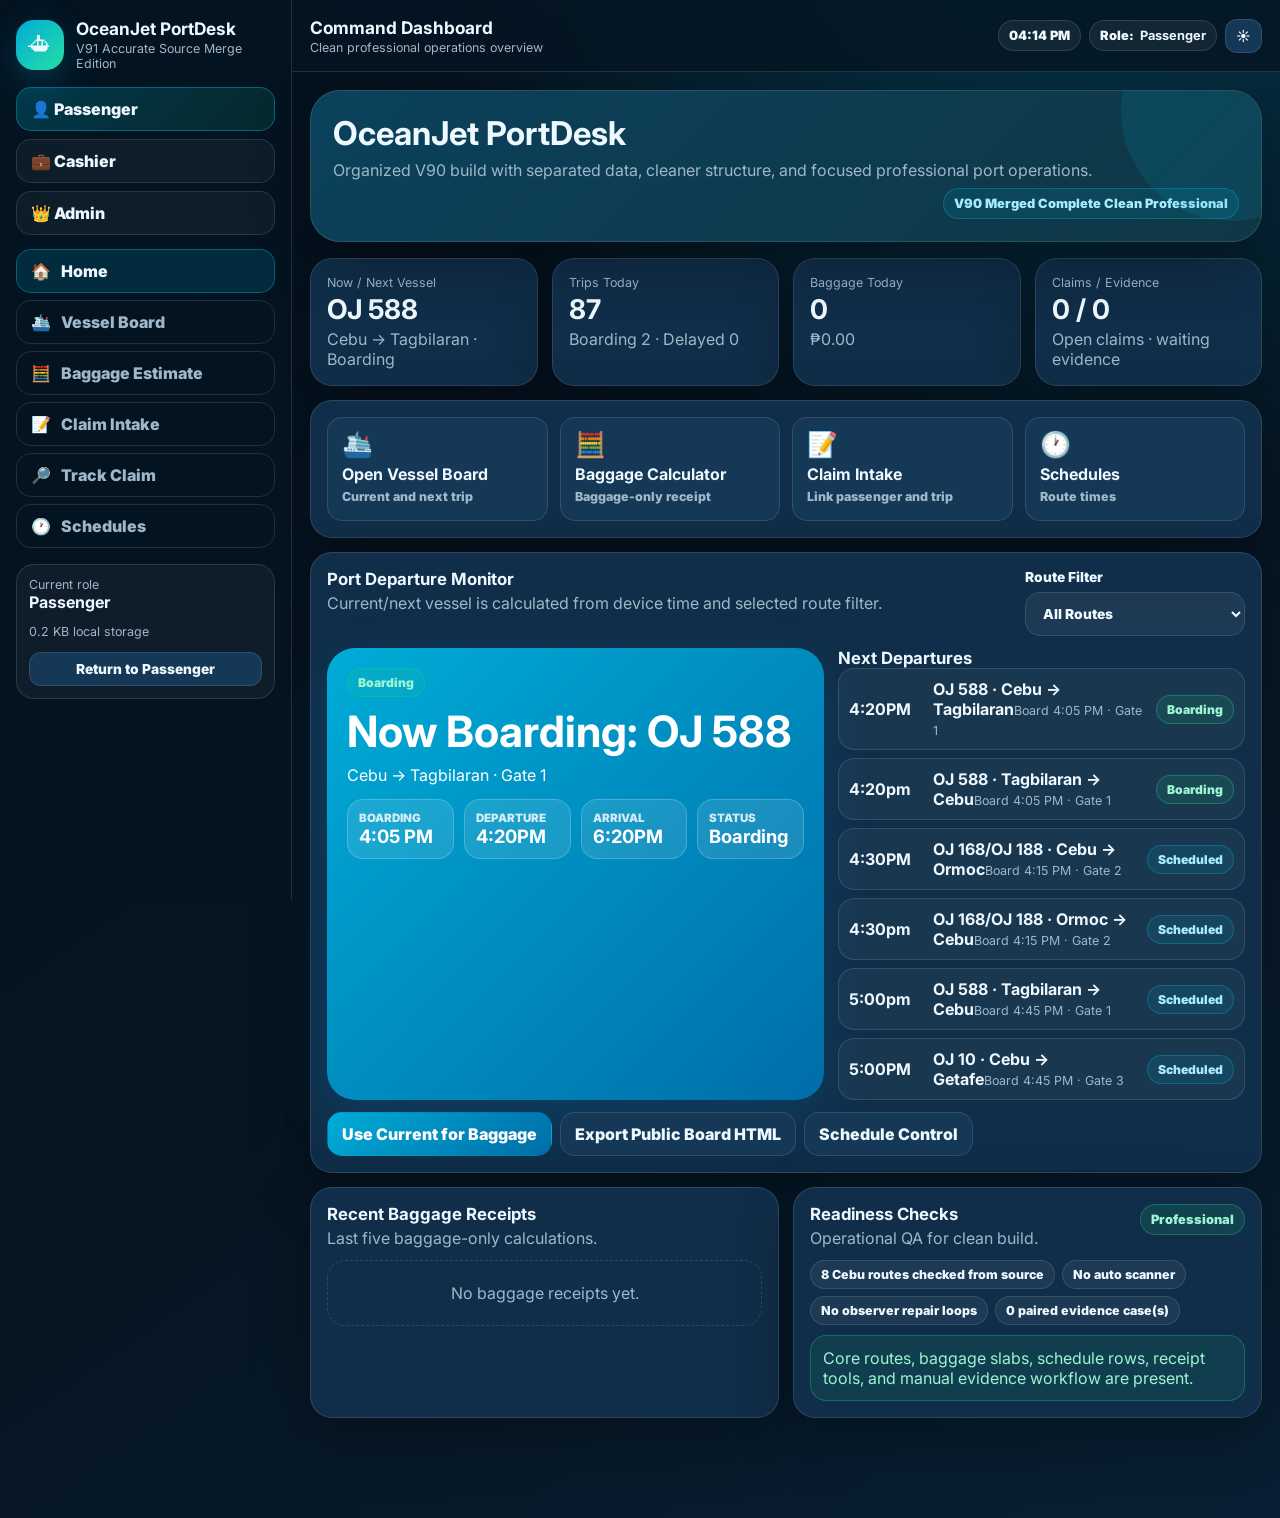
<file: OceanJet_V91_ACCURATE_SOURCE_SINGLE_FILE.html>
<!doctype html>
<html lang="en">
<head>
  <meta charset="utf-8">
  <meta name="viewport" content="width=device-width, initial-scale=1, viewport-fit=cover">
  <meta name="theme-color" content="#0078a8">
  <title>OceanJet PortDesk V91 Accurate Source Merge</title>
  <link rel="manifest" href="manifest.webmanifest">

  <link rel="preconnect" href="https://fonts.googleapis.com" crossorigin>
  <link rel="preconnect" href="https://fonts.gstatic.com" crossorigin>
  <link href="https://fonts.googleapis.com/css2?family=Inter:wght@400;500;600;700;800;900&display=swap" rel="stylesheet">
  <style>
:root{
  --bg:#061522;--bg2:#081f33;--panel:#0d263d;--card:#102e49;--card2:#143856;--line:rgba(255,255,255,.12);
  --text:#eef8ff;--muted:#9fb7c9;--brand:#00acd7;--brand2:#006da8;--ok:#22c984;--warn:#f7b731;--bad:#ff5c7a;
  --radius:22px;--shadow:0 20px 60px rgba(0,0,0,.30);--sidebar:292px;--top:72px;--bottom:74px;
  color-scheme:dark;
  font-family:Inter,ui-sans-serif,system-ui,-apple-system,BlinkMacSystemFont,"Segoe UI",Roboto,Arial,sans-serif;
}
*{box-sizing:border-box}html{scroll-behavior:smooth}body{margin:0;min-height:100dvh;background:radial-gradient(circle at 85% -10%,rgba(0,172,215,.25),transparent 34%),linear-gradient(145deg,#04111d,#061522 55%,#081f33);color:var(--text)}
body.light{--bg:#eef8ff;--bg2:#f6fbff;--panel:#fff;--card:#fff;--card2:#edf7ff;--line:rgba(5,55,90,.14);--text:#0a253a;--muted:#547186;--shadow:0 16px 45px rgba(11,67,102,.12);color-scheme:light;background:linear-gradient(145deg,#e9f8ff,#f8fcff 60%,#eef8ff)}
button,input,select,textarea{font:inherit}button{border:1px solid var(--line);border-radius:15px;background:var(--card2);color:var(--text);padding:11px 14px;font-weight:850;cursor:pointer;transition:.15s transform,.15s opacity,.15s background}button:hover{filter:brightness(1.06)}button:active{transform:scale(.985)}button.primary{background:linear-gradient(135deg,var(--brand),var(--brand2));border-color:transparent;color:white}button.good{background:linear-gradient(135deg,#22c984,#109b62);border-color:transparent;color:white}button.warn{background:linear-gradient(135deg,#f7b731,#d99012);border-color:transparent;color:#241800}button.danger{background:linear-gradient(135deg,#ff5c7a,#be2949);border-color:transparent;color:white}button.ghost{background:transparent}button.small{padding:8px 10px;border-radius:12px;font-size:.86rem}button.block{width:100%}.fileBtn{display:inline-flex;align-items:center;justify-content:center;border:1px solid var(--line);border-radius:12px;background:var(--card2);padding:8px 10px;font-size:.86rem;font-weight:850;cursor:pointer}.fileBtn input{display:none}
input,select,textarea{width:100%;border:1px solid var(--line);border-radius:15px;background:rgba(255,255,255,.055);color:var(--text);padding:12px 13px;outline:none}select option{background:white;color:#0a253a}textarea{min-height:94px;resize:vertical}label{display:grid;gap:7px;font-weight:850;font-size:.86rem;color:var(--text)}.muted{color:var(--muted)}.tiny{font-size:.78rem;color:var(--muted)}.mono{font-family:ui-monospace,SFMono-Regular,Consolas,monospace}.hide{display:none!important}.row{display:flex;gap:8px;align-items:center;flex-wrap:wrap}.right{margin-left:auto}.nowrap{white-space:nowrap}
.app{display:grid;grid-template-columns:var(--sidebar) minmax(0,1fr);min-height:100dvh}.sidebar{position:sticky;top:0;height:100dvh;overflow:auto;padding:18px 16px;border-right:1px solid var(--line);background:rgba(5,20,33,.76);backdrop-filter:blur(18px)}.light .sidebar{background:rgba(255,255,255,.84)}.brand{display:flex;align-items:center;gap:12px;margin-bottom:16px}.logo{width:50px;height:50px;border-radius:18px;background:linear-gradient(135deg,var(--brand),#25dfa5);display:grid;place-items:center;font-size:1.5rem;box-shadow:0 12px 36px rgba(0,172,215,.25)}.brand h1{margin:0;font-size:1.08rem}.brand p{margin:2px 0 0;color:var(--muted);font-size:.78rem}.roleBox{display:grid;gap:8px;margin:12px 0}.roleBtn{display:flex;gap:10px;align-items:center;justify-content:flex-start;background:rgba(255,255,255,.045)}.roleBtn.active{background:linear-gradient(135deg,rgba(0,172,215,.24),rgba(34,201,132,.12));border-color:rgba(0,172,215,.45)}.nav{display:grid;gap:7px;margin-top:14px}.nav button{display:flex;align-items:center;justify-content:flex-start;gap:10px;background:transparent;color:var(--muted)}.nav button.active{background:rgba(0,172,215,.16);color:var(--text);border-color:rgba(0,172,215,.42)}.nav .sep{height:1px;background:var(--line);margin:8px 0}.sideFoot{margin-top:16px;border:1px solid var(--line);border-radius:18px;background:rgba(255,255,255,.045);padding:12px}
.main{min-width:0}.topbar{position:sticky;top:0;z-index:10;height:var(--top);display:flex;align-items:center;justify-content:space-between;gap:10px;padding:12px 18px;border-bottom:1px solid var(--line);background:rgba(6,21,34,.80);backdrop-filter:blur(18px)}.light .topbar{background:rgba(255,255,255,.86)}.topLeft{display:flex;align-items:center;gap:12px;min-width:0}.menuBtn{display:none}.title h2{margin:0;font-size:1.08rem;white-space:nowrap;overflow:hidden;text-overflow:ellipsis}.title p{margin:2px 0 0;color:var(--muted);font-size:.78rem;white-space:nowrap;overflow:hidden;text-overflow:ellipsis}.topActions{display:flex;align-items:center;gap:8px}.badge{display:inline-flex;align-items:center;gap:6px;border:1px solid var(--line);border-radius:999px;background:rgba(255,255,255,.06);padding:7px 10px;font-size:.8rem;font-weight:900}.badge.ok{color:#9cf4d0;background:rgba(34,201,132,.12);border-color:rgba(34,201,132,.35)}.badge.warn{color:#ffe5a4;background:rgba(247,183,49,.12);border-color:rgba(247,183,49,.35)}.badge.bad{color:#ffc0ce;background:rgba(255,92,122,.12);border-color:rgba(255,92,122,.35)}.badge.info{color:#a6eaff;background:rgba(0,172,215,.12);border-color:rgba(0,172,215,.35)}
.content{max-width:1280px;margin:auto;padding:18px 18px 100px}.hero{position:relative;overflow:hidden;border:1px solid var(--line);border-radius:30px;background:linear-gradient(135deg,rgba(0,172,215,.20),rgba(34,201,132,.10)),var(--panel);box-shadow:var(--shadow);padding:22px;margin-bottom:16px}.hero:after{content:"";position:absolute;right:-80px;top:-90px;width:220px;height:220px;border-radius:999px;background:rgba(0,172,215,.12)}.hero h2{margin:0;font-size:clamp(1.45rem,4vw,2.05rem)}.hero p{margin:7px 0 0;color:var(--muted);max-width:780px}.grid{display:grid;grid-template-columns:repeat(12,1fr);gap:14px}.card{border:1px solid var(--line);border-radius:var(--radius);background:var(--card);box-shadow:var(--shadow);padding:16px}.span3{grid-column:span 3}.span4{grid-column:span 4}.span5{grid-column:span 5}.span6{grid-column:span 6}.span7{grid-column:span 7}.span8{grid-column:span 8}.span12{grid-column:span 12}.cardHead{display:flex;align-items:flex-start;justify-content:space-between;gap:12px;margin-bottom:12px}.card h3{margin:0;font-size:1.05rem}.card p{margin:4px 0 0;color:var(--muted)}.kpi{display:grid;gap:3px}.kpi b{font-size:1.7rem}.formGrid{display:grid;grid-template-columns:repeat(2,1fr);gap:12px}.formGrid.three{grid-template-columns:repeat(3,1fr)}.quick{display:grid;grid-template-columns:repeat(4,1fr);gap:12px}.quick button{text-align:left;display:grid;gap:5px;min-height:104px;align-content:start}.quick .ico{font-size:1.55rem}.result{border:1px solid rgba(0,172,215,.30);border-radius:20px;background:linear-gradient(135deg,rgba(0,172,215,.13),rgba(34,201,132,.10));padding:15px}.line{display:flex;justify-content:space-between;gap:12px;border-bottom:1px dashed var(--line);padding:8px 0}.line:last-child{border-bottom:0}.total{font-size:1.55rem;font-weight:1000}.empty{border:1px dashed var(--line);border-radius:18px;padding:22px;text-align:center;color:var(--muted)}.notice{border:1px solid rgba(247,183,49,.30);border-radius:16px;padding:12px;background:rgba(247,183,49,.10);color:#ffe3a1}.light .notice{color:#5c4000}.notice.good{border-color:rgba(34,201,132,.32);background:rgba(34,201,132,.10);color:#9cf4d0}.light .notice.good{color:#166241}
.tableWrap{overflow:auto;border:1px solid var(--line);border-radius:18px}table{width:100%;border-collapse:collapse;min-width:720px}th,td{text-align:left;border-bottom:1px solid var(--line);padding:11px 12px;vertical-align:top}th{font-size:.78rem;letter-spacing:.05em;text-transform:uppercase;color:var(--muted);background:rgba(255,255,255,.045)}td{font-size:.92rem}.chips{display:flex;flex-wrap:wrap;gap:7px}.chip{border:1px solid var(--line);background:rgba(255,255,255,.055);border-radius:999px;padding:6px 10px;font-weight:850;font-size:.78rem}.statusPill{display:inline-flex;border-radius:999px;padding:6px 10px;font-weight:950;font-size:.76rem;border:1px solid var(--line)}.statusPill.ok{background:rgba(34,201,132,.12);color:#9cf4d0;border-color:rgba(34,201,132,.34)}.statusPill.warn{background:rgba(247,183,49,.12);color:#ffe3a1;border-color:rgba(247,183,49,.34)}.statusPill.bad{background:rgba(255,92,122,.12);color:#ffc0ce;border-color:rgba(255,92,122,.34)}.statusPill.info{background:rgba(0,172,215,.12);color:#a6eaff;border-color:rgba(0,172,215,.34)}
.boardNow{display:grid;grid-template-columns:1.1fr .9fr;gap:14px}.nowBox{border-radius:28px;background:linear-gradient(135deg,var(--brand),var(--brand2));color:#fff;padding:20px;box-shadow:0 18px 50px rgba(0,109,168,.25)}.nowBox h2{font-size:clamp(1.7rem,5vw,2.7rem);margin:8px 0}.metricGrid{display:grid;grid-template-columns:repeat(4,1fr);gap:10px;margin-top:14px}.metric{border:1px solid rgba(255,255,255,.20);border-radius:16px;background:rgba(255,255,255,.10);padding:11px}.metric span{display:block;font-size:.72rem;text-transform:uppercase;opacity:.80;font-weight:900}.metric b{font-size:1.15rem}.nextList{display:grid;gap:8px}.nextItem{display:grid;grid-template-columns:74px 1fr auto;gap:10px;align-items:center;border:1px solid var(--line);border-radius:16px;background:rgba(255,255,255,.045);padding:10px}.lanes{display:grid;grid-template-columns:repeat(3,1fr);gap:12px}.lane{border:1px solid var(--line);border-radius:18px;background:rgba(255,255,255,.035);padding:12px}.lane h4{display:flex;justify-content:space-between;margin:0 0 10px}.tripCard{display:grid;gap:4px;border:1px solid rgba(255,255,255,.08);border-radius:15px;background:rgba(0,0,0,.10);padding:10px;margin:8px 0}.routeButtons{display:grid;gap:8px}.routeButtons button{text-align:left}.routeButtons button.active{outline:2px solid var(--brand);background:rgba(0,172,215,.12)}.scheduleRow{display:grid;grid-template-columns:90px 1fr 90px auto;gap:10px;align-items:center;border-left:4px solid var(--brand);background:rgba(255,255,255,.045);border-radius:14px;padding:10px;margin-bottom:8px}.scheduleRow b{display:block}.scheduleRow small{color:var(--muted)}
.receiptBox{background:#fff;color:#061522;border-radius:18px;border:1px solid #d9e6ef;padding:16px;font-family:ui-monospace,SFMono-Regular,Consolas,monospace}.receiptBox *{color:#061522}.receiptTitle{text-align:center;font-weight:1000;font-size:1.1rem}.receiptSub{text-align:center;font-weight:900;margin-bottom:10px}.receiptLine{display:flex;justify-content:space-between;gap:12px;border-bottom:1px solid #e5edf5;padding:7px 0}.receiptTotal{text-align:center;font-size:1.18rem;font-weight:1000;margin-top:12px}.photoGrid{display:grid;grid-template-columns:repeat(2,1fr);gap:10px}.photoSlot{border:1px dashed rgba(255,255,255,.25);border-radius:18px;min-height:148px;background:rgba(255,255,255,.035);display:grid;place-items:center;overflow:hidden;position:relative}.photoSlot img{width:100%;height:100%;object-fit:cover}.photoSlot small{text-align:center;color:var(--muted);padding:10px}.casePhotos{display:grid;grid-template-columns:repeat(2,1fr);gap:8px}.casePhotos img{width:100%;height:110px;object-fit:cover;border-radius:12px;border:1px solid var(--line)}
.login{position:fixed;inset:0;z-index:80;display:grid;place-items:center;padding:18px;background:radial-gradient(circle at top right,rgba(0,172,215,.24),transparent 35%),linear-gradient(145deg,#03101b,#07192a)}.loginBox{width:min(540px,100%);border:1px solid rgba(255,255,255,.16);border-radius:30px;background:rgba(8,28,46,.90);box-shadow:var(--shadow);padding:22px}.loginBox h1{margin:0 0 6px}.loginBox p{color:#aac0d0}.loginRoles{display:grid;grid-template-columns:repeat(3,1fr);gap:8px;margin:14px 0}.loginRoles button.active{background:linear-gradient(135deg,var(--brand),var(--brand2));color:white}.drawerOverlay{display:none;position:fixed;inset:0;background:rgba(0,0,0,.55);z-index:19}.toast{position:fixed;left:50%;bottom:calc(var(--bottom) + 12px);z-index:70;transform:translateX(-50%) translateY(14px);opacity:0;background:#061522;color:white;border:1px solid rgba(255,255,255,.18);box-shadow:var(--shadow);border-radius:999px;padding:11px 16px;font-weight:900;transition:.22s;pointer-events:none}.toast.show{opacity:1;transform:translateX(-50%) translateY(0)}.bottomNav{display:none}
@media(max-width:980px){.app{display:block}.sidebar{position:fixed;left:-310px;top:0;width:292px;z-index:30;transition:.22s left}.sidebar.open{left:0}.drawerOverlay.show{display:block}.menuBtn{display:inline-flex}.content{padding:14px 12px 105px}.grid{grid-template-columns:1fr}.span3,.span4,.span5,.span6,.span7,.span8,.span12{grid-column:1}.quick{grid-template-columns:repeat(2,1fr)}.formGrid,.formGrid.three,.boardNow{grid-template-columns:1fr}.metricGrid{grid-template-columns:repeat(2,1fr)}.lanes{grid-template-columns:1fr}.scheduleRow{grid-template-columns:72px 1fr}.scheduleRow .arr,.scheduleRow .status{grid-column:1/-1}.topActions .clock{display:none}.bottomNav{position:fixed;bottom:0;left:0;right:0;z-index:12;display:grid;grid-template-columns:repeat(5,1fr);gap:6px;padding:8px 8px calc(8px + env(safe-area-inset-bottom));background:rgba(6,21,34,.88);backdrop-filter:blur(18px);border-top:1px solid var(--line)}.light .bottomNav{background:rgba(255,255,255,.90)}.bottomNav button{padding:9px 5px;font-size:.76rem;border-radius:12px}.loginBox{max-height:92dvh;overflow:auto}.photoGrid{grid-template-columns:1fr}}
@media(max-width:520px){.topbar{padding:10px 12px}.badge.roleLabel{display:none}.quick{grid-template-columns:1fr}.loginRoles{grid-template-columns:1fr}.nextItem{grid-template-columns:64px 1fr}.nextItem .statusPill{grid-column:1/-1;width:max-content}.card{padding:14px}}
@media print{.sidebar,.topbar,.bottomNav,.noPrint,.drawerOverlay,.toast{display:none!important}.app{display:block}.content{padding:0}.card,.hero{box-shadow:none}.receiptBox{border:0}}

</style>
</head>
<body>
  <div class="app">
    <aside id="sidebar" class="sidebar">
      <div class="brand">
        <div class="logo">⛴</div>
        <div>
          <h1>OceanJet PortDesk</h1>
          <p id="versionText">V91 Accurate Source Merge</p>
        </div>
      </div>
      <div class="roleBox">
        <button class="roleBtn" data-role-btn="passenger" onclick="setRole('passenger')">👤 Passenger</button>
        <button class="roleBtn" data-role-btn="cashier" onclick="setRole('cashier')">💼 Cashier</button>
        <button class="roleBtn" data-role-btn="admin" onclick="setRole('admin')">👑 Admin</button>
      </div>
      <nav id="nav" class="nav"></nav>
      <div class="sideFoot">
        <div class="tiny">Current role</div>
        <b id="sideRole">Passenger</b>
        <p id="sideStore" class="tiny">Local storage</p>
        <button class="small block" onclick="logout()">Return to Passenger</button>
      </div>
    </aside>
    <div id="drawerOverlay" class="drawerOverlay" onclick="closeSidebar()"></div>
    <main class="main">
      <header class="topbar">
        <div class="topLeft">
          <button class="menuBtn small" onclick="openSidebar()">☰</button>
          <div class="title">
            <h2 id="pageTitle">Dashboard</h2>
            <p id="pageSub">OceanJet port operations</p>
          </div>
        </div>
        <div class="topActions">
          <span id="clock" class="badge clock">--:--</span>
          <span class="badge roleLabel">Role: <b id="roleText">Passenger</b></span>
          <button id="themeBtn" class="small" onclick="toggleTheme()">🌙</button>
        </div>
      </header>
      <section id="content" class="content"></section>
    </main>
  </div>

  <div id="bottomNav" class="bottomNav"></div>
  <div id="toast" class="toast"></div>

  <div id="login" class="login hide">
    <div class="loginBox">
      <div class="brand">
        <div class="logo">⛴</div>
        <div>
          <h1 id="loginRoleTitle">Cashier Login</h1>
          <p>Unlock role tools. Passenger mode remains public.</p>
        </div>
      </div>
      <div class="loginRoles">
        <button data-login-role="passenger" onclick="chooseLoginRole('passenger')">Passenger</button>
        <button data-login-role="cashier" onclick="chooseLoginRole('cashier')">Cashier</button>
        <button data-login-role="admin" onclick="chooseLoginRole('admin')">Admin</button>
      </div>
      <div id="loginCreds" class="formGrid">
        <label>Username<input id="loginUser" autocomplete="username" placeholder="Username"></label>
        <label>Password<input id="loginPass" autocomplete="current-password" type="password" placeholder="Password" onkeydown="if(event.key==='Enter')loginNow()"></label>
      </div>
      <div class="notice" style="margin-top:12px">Default demo credentials: cashier/cashier and admin/admin. Change them under Admin → System Tools.</div>
      <div class="row" style="margin-top:14px">
        <button class="primary" onclick="loginNow()">Continue</button>
        <button onclick="document.getElementById('login').classList.add('hide')">Cancel</button>
      </div>
    </div>
  </div>

  <script>
'use strict';

/* OceanJet PortDesk V91 data registry.
   Source of truth merged from uploaded latestcode(1).html DEFAULT_DB.
   This preserves the original baggage slabs, passenger fare records, and schedule rows
   instead of using placeholder per-kg rates. */

const MAIN_CEBU_ROUTES = [
  "cebu_maasin",
  "cebu_surigao",
  "cebu_tagbilaran",
  "cebu_dumaguete",
  "cebu_siquijor",
  "cebu_ormoc",
  "cebu_getafe",
  "cebu_palompon"
];
const ROUTES = {
  "cebu_tagbilaran": {
    "label": "Cebu → Tagbilaran",
    "short": "Tagbilaran",
    "travel": "2h",
    "fare": {
      "TC/OA": 1000,
      "BC": 1560,
      "ST": 800,
      "MI": 500
    },
    "slab": {
      "normal": [
        15,
        25,
        30
      ],
      "fragile": [
        30,
        45,
        65
      ]
    },
    "trips": [
      [
        "5:10AM",
        "OJ 388",
        "7:10AM",
        "Connects to Siquijor/Dumaguete"
      ],
      [
        "6:00AM",
        "OJ 988",
        "8:00AM",
        ""
      ],
      [
        "7:00AM",
        "OJ 588",
        "9:00AM",
        ""
      ],
      [
        "8:20AM",
        "OJ 788",
        "10:20AM",
        "Connects to Dumaguete"
      ],
      [
        "9:20AM",
        "OJ 688",
        "11:20AM",
        ""
      ],
      [
        "10:40AM",
        "OJ 988",
        "12:40PM",
        ""
      ],
      [
        "11:40AM",
        "OJ 588",
        "1:40PM",
        ""
      ],
      [
        "12:20PM",
        "OJ 88",
        "2:20PM",
        "Special Siquijor connection"
      ],
      [
        "1:00PM",
        "OJ 288",
        "3:00PM",
        "Connects to Siquijor"
      ],
      [
        "2:00PM",
        "OJ 688",
        "4:00PM",
        ""
      ],
      [
        "3:20PM",
        "OJ 988",
        "5:20PM",
        ""
      ],
      [
        "4:20PM",
        "OJ 588",
        "6:20PM",
        ""
      ],
      [
        "5:40PM",
        "OJ 788",
        "7:40PM",
        ""
      ],
      [
        "6:40PM",
        "OJ 688",
        "8:40PM",
        ""
      ]
    ]
  },
  "tagbilaran_cebu": {
    "label": "Tagbilaran → Cebu",
    "short": "Cebu",
    "travel": "2h",
    "fare": {
      "TC/OA": 1000,
      "BC": 1560,
      "ST": 800,
      "MI": 500
    },
    "slab": {
      "normal": [
        15,
        25,
        30
      ],
      "fragile": [
        30,
        45,
        65
      ]
    },
    "trips": [
      [
        "6:00am",
        "OJ 988",
        "8:00am",
        ""
      ],
      [
        "7:05am",
        "OJ 588",
        "9:05am",
        ""
      ],
      [
        "8:20am",
        "OJ 788",
        "10:20am",
        ""
      ],
      [
        "9:20am",
        "OJ 688",
        "11:20am",
        ""
      ],
      [
        "10:40am",
        "OJ 988",
        "12:40pm",
        ""
      ],
      [
        "11:40am",
        "OJ 588",
        "1:40pm",
        ""
      ],
      [
        "1:00pm",
        "OJ 288",
        "3:00pm",
        ""
      ],
      [
        "2:00pm",
        "OJ 688",
        "4:00pm",
        ""
      ],
      [
        "3:20pm",
        "OJ 988",
        "5:20pm",
        ""
      ],
      [
        "4:20pm",
        "OJ 588",
        "6:20pm",
        ""
      ],
      [
        "5:00pm",
        "OJ 588",
        "7:00pm",
        ""
      ],
      [
        "5:40pm",
        "OJ 788",
        "7:40pm",
        ""
      ],
      [
        "6:30pm",
        "OJ 688",
        "8:30pm",
        ""
      ]
    ]
  },
  "tagbilaran_dumaguete": {
    "label": "Tagbilaran → Dumaguete",
    "short": "Dumaguete",
    "travel": "2h",
    "fare": {
      "TC/OA": 1170,
      "BC": 1820,
      "ST": 936,
      "MI": 585
    },
    "slab": {
      "normal": [
        25,
        30,
        35
      ],
      "fragile": [
        40,
        55,
        75
      ]
    },
    "trips": [
      [
        "10:40am",
        "OJ 388",
        "12:40pm",
        ""
      ]
    ]
  },
  "dumaguete_tagbilaran": {
    "label": "Dumaguete → Tagbilaran",
    "short": "Tagbilaran",
    "travel": "2h",
    "fare": {
      "TC/OA": 1170,
      "BC": 1820,
      "ST": 936,
      "MI": 585
    },
    "slab": {
      "normal": [
        25,
        30,
        35
      ],
      "fragile": [
        40,
        55,
        75
      ]
    },
    "trips": [
      [
        "1:00pm",
        "OJ 388",
        "3:00pm",
        ""
      ]
    ]
  },
  "siquijor_dumaguete": {
    "label": "Siquijor → Dumaguete",
    "short": "Dumaguete",
    "travel": "40m",
    "fare": {
      "TC/OA": 455,
      "BC": 754,
      "ST": 364,
      "MI": 227.5
    },
    "slab": {
      "normal": [
        20,
        27.5,
        32.5
      ],
      "fragile": [
        35,
        50,
        70
      ]
    },
    "trips": [
      [
        "6:00am",
        "OJ 388",
        "6:40am",
        ""
      ],
      [
        "10:00am",
        "OJ 988",
        "10:40am",
        ""
      ],
      [
        "12:00pm",
        "OJ 588",
        "12:40pm",
        ""
      ],
      [
        "6:00pm",
        "OJ 788",
        "6:40pm",
        ""
      ]
    ]
  },
  "dumaguete_siquijor": {
    "label": "Dumaguete → Siquijor",
    "short": "Siquijor",
    "travel": "40m",
    "fare": {
      "TC/OA": 455,
      "BC": 754,
      "ST": 364,
      "MI": 227.5
    },
    "slab": {
      "normal": [
        20,
        27.5,
        32.5
      ],
      "fragile": [
        35,
        50,
        70
      ]
    },
    "trips": [
      [
        "7:20am",
        "OJ 388",
        "8:00am",
        ""
      ],
      [
        "11:00am",
        "OJ 988",
        "11:40am",
        ""
      ],
      [
        "1:00pm",
        "OJ 588",
        "1:40pm",
        ""
      ],
      [
        "7:10pm",
        "OJ 788",
        "7:50pm",
        ""
      ]
    ]
  },
  "siquijor_tagbilaran": {
    "label": "Siquijor → Tagbilaran",
    "short": "Tagbilaran",
    "travel": "2h",
    "fare": {
      "TC/OA": 1000,
      "BC": 1560,
      "ST": 800,
      "MI": 500
    },
    "slab": {
      "normal": [
        20,
        27.5,
        32.5
      ],
      "fragile": [
        35,
        50,
        70
      ]
    },
    "trips": [
      [
        "8:20am",
        "OJ 388",
        "10:20am",
        ""
      ],
      [
        "2:30pm",
        "OJ 988",
        "4:30pm",
        ""
      ]
    ]
  },
  "tagbilaran_siquijor": {
    "label": "Tagbilaran → Siquijor",
    "short": "Siquijor",
    "travel": "2h",
    "fare": {
      "TC/OA": 1000,
      "BC": 1560,
      "ST": 800,
      "MI": 500
    },
    "slab": {
      "normal": [
        20,
        27.5,
        32.5
      ],
      "fragile": [
        35,
        50,
        70
      ]
    },
    "trips": [
      [
        "7:30am",
        "OJ 388",
        "9:30am",
        ""
      ],
      [
        "3:20pm",
        "OJ 988",
        "5:20pm",
        ""
      ]
    ]
  },
  "cebu_getafe": {
    "label": "Cebu → Getafe",
    "short": "Getafe",
    "travel": "1h",
    "fare": {
      "TC/OA": 585,
      "BC": 1040,
      "ST": 468,
      "MI": 292.5
    },
    "slab": {
      "normal": [
        10,
        20,
        25
      ],
      "fragile": [
        25,
        40,
        60
      ]
    },
    "trips": [
      [
        "6:30AM",
        "OJ 10",
        "7:30AM",
        ""
      ],
      [
        "10:00AM",
        "OJ 10",
        "11:00AM",
        ""
      ],
      [
        "1:30PM",
        "OJ 10",
        "2:30PM",
        ""
      ],
      [
        "5:00PM",
        "OJ 10",
        "6:00PM",
        ""
      ],
      [
        "6:45PM",
        "OJ 02",
        "7:45PM",
        ""
      ]
    ]
  },
  "getafe_cebu": {
    "label": "Getafe → Cebu",
    "short": "Cebu",
    "travel": "1h 15m",
    "fare": {
      "TC/OA": 585,
      "BC": 1040,
      "ST": 468,
      "MI": 292.5
    },
    "slab": {
      "normal": [
        10,
        20,
        25
      ],
      "fragile": [
        25,
        40,
        60
      ]
    },
    "trips": [
      [
        "6:30am",
        "OJ 10",
        "7:45am",
        ""
      ],
      [
        "8:15am",
        "OJ 10",
        "9:30am",
        ""
      ],
      [
        "11:45am",
        "OJ 10",
        "1:00pm",
        ""
      ],
      [
        "3:15pm",
        "OJ 10",
        "4:30pm",
        ""
      ],
      [
        "6:45pm",
        "OJ 02",
        "8:00pm",
        ""
      ]
    ]
  },
  "cebu_ormoc": {
    "label": "Cebu → Ormoc",
    "short": "Ormoc",
    "travel": "3h",
    "fare": {
      "TC/OA": 1430,
      "BC": 1950,
      "ST": 1144,
      "MI": 715
    },
    "slab": {
      "normal": [
        20,
        27.5,
        32.5
      ],
      "fragile": [
        35,
        50,
        70
      ]
    },
    "trips": [
      [
        "6:00AM",
        "OJ 8",
        "9:00AM",
        ""
      ],
      [
        "9:30AM",
        "OJ 168/OJ 188",
        "12:30PM",
        ""
      ],
      [
        "1:00PM",
        "OJ 8",
        "4:00PM",
        ""
      ],
      [
        "4:30PM",
        "OJ 168/OJ 188",
        "7:30PM",
        ""
      ]
    ]
  },
  "ormoc_cebu": {
    "label": "Ormoc → Cebu",
    "short": "Cebu",
    "travel": "3h",
    "fare": {
      "TC/OA": 1430,
      "BC": 1950,
      "ST": 1144,
      "MI": 715
    },
    "slab": {
      "normal": [
        20,
        27.5,
        32.5
      ],
      "fragile": [
        35,
        50,
        70
      ]
    },
    "trips": [
      [
        "6:00am",
        "OJ 8",
        "9:00am",
        ""
      ],
      [
        "9:30am",
        "OJ 168/OJ 188",
        "12:30pm",
        ""
      ],
      [
        "1:00pm",
        "OJ 8",
        "4:00pm",
        ""
      ],
      [
        "4:30pm",
        "OJ 168/OJ 188",
        "7:30pm",
        ""
      ]
    ]
  },
  "cebu_palompon": {
    "label": "Cebu → Palompon",
    "short": "Palompon",
    "travel": "3h",
    "fare": {
      "TC/OA": 1430,
      "BC": 1950,
      "ST": 1144,
      "MI": 715
    },
    "slab": {
      "normal": [
        20,
        27.5,
        32.5
      ],
      "fragile": [
        35,
        50,
        70
      ]
    },
    "trips": [
      [
        "10:00AM",
        "OJ 02",
        "1:00PM",
        "Kalanggaman connection"
      ],
      [
        "1:30PM",
        "OJ 02",
        "4:30PM",
        "Afternoon service"
      ]
    ]
  },
  "palompon_cebu": {
    "label": "Palompon → Cebu",
    "short": "Cebu",
    "travel": "3h",
    "fare": {
      "TC/OA": 1430,
      "BC": 1950,
      "ST": 1144,
      "MI": 715
    },
    "slab": {
      "normal": [
        20,
        27.5,
        32.5
      ],
      "fragile": [
        35,
        50,
        70
      ]
    },
    "trips": [
      [
        "1:30pm",
        "OJ 02",
        "4:30pm",
        ""
      ]
    ]
  },
  "cebu_maasin": {
    "label": "Cebu → Maasin",
    "short": "Maasin",
    "travel": "3h",
    "fare": {
      "TC/OA": 1430,
      "BC": 1950,
      "ST": 1144,
      "MI": 715
    },
    "slab": {
      "normal": [
        20,
        27.5,
        32.5
      ],
      "fragile": [
        35,
        50,
        70
      ]
    },
    "trips": [
      [
        "7:00am",
        "OJ 03",
        "10:00am",
        ""
      ]
    ]
  },
  "maasin_cebu": {
    "label": "Maasin → Cebu",
    "short": "Cebu",
    "travel": "3h",
    "fare": {
      "TC/OA": 1430,
      "BC": 1950,
      "ST": 1144,
      "MI": 715
    },
    "slab": {
      "normal": [
        20,
        27.5,
        32.5
      ],
      "fragile": [
        35,
        50,
        70
      ]
    },
    "trips": [
      [
        "3:30pm",
        "OJ 03",
        "6:30pm",
        ""
      ]
    ]
  },
  "maasin_surigao": {
    "label": "Maasin → Surigao",
    "short": "Surigao",
    "travel": "2h",
    "fare": {
      "TC/OA": 1040,
      "BC": 1560,
      "ST": 832,
      "MI": 520
    },
    "slab": {
      "normal": [
        30,
        35,
        40
      ],
      "fragile": [
        50,
        65,
        85
      ]
    },
    "trips": [
      [
        "10:30am",
        "OJ 388",
        "12:30pm",
        ""
      ]
    ]
  },
  "surigao_maasin": {
    "label": "Surigao → Maasin",
    "short": "Maasin",
    "travel": "2h",
    "fare": {
      "TC/OA": 1040,
      "BC": 1560,
      "ST": 832,
      "MI": 520
    },
    "slab": {
      "normal": [
        30,
        35,
        40
      ],
      "fragile": [
        50,
        65,
        85
      ]
    },
    "trips": [
      [
        "1:00pm",
        "OJ 388",
        "3:00pm",
        ""
      ]
    ]
  },
  "bacolod_iloilo": {
    "label": "Bacolod → Iloilo",
    "short": "Iloilo",
    "travel": "1h",
    "fare": {
      "TC/OA": 700,
      "BC": 1000,
      "ST": 570,
      "MI": 350
    },
    "slab": {
      "normal": [
        10,
        20,
        25
      ],
      "fragile": [
        25,
        40,
        60
      ]
    },
    "trips": [
      [
        "5:45am",
        "OJ 388",
        "6:45am",
        ""
      ],
      [
        "8:50am",
        "OJ 988",
        "9:50am",
        ""
      ],
      [
        "1:00pm",
        "OJ 588",
        "2:00pm",
        ""
      ],
      [
        "4:00pm",
        "OJ 788",
        "5:00pm",
        ""
      ]
    ]
  },
  "iloilo_bacolod": {
    "label": "Iloilo → Bacolod",
    "short": "Bacolod",
    "travel": "1h",
    "fare": {
      "TC/OA": 700,
      "BC": 1000,
      "ST": 570,
      "MI": 350
    },
    "slab": {
      "normal": [
        10,
        20,
        25
      ],
      "fragile": [
        25,
        40,
        60
      ]
    },
    "trips": [
      [
        "7:20am",
        "OJ 388",
        "8:20am",
        ""
      ],
      [
        "11:00am",
        "OJ 988",
        "12:00pm",
        ""
      ],
      [
        "2:30pm",
        "OJ 588",
        "3:30pm",
        ""
      ],
      [
        "5:30pm",
        "OJ 788",
        "6:30pm",
        ""
      ]
    ]
  },
  "calapan_batangas": {
    "label": "Calapan → Batangas",
    "short": "Batangas",
    "travel": "1h 10m",
    "fare": {
      "TC/OA": 600,
      "BC": 850,
      "ST": 480,
      "MI": 300
    },
    "slab": {
      "normal": [
        10,
        20,
        25
      ],
      "fragile": [
        25,
        40,
        60
      ]
    },
    "trips": [
      [
        "5:50am",
        "OJ 388",
        "7:00am",
        ""
      ],
      [
        "9:20am",
        "OJ 988",
        "10:30am",
        ""
      ],
      [
        "12:40pm",
        "OJ 588",
        "1:50pm",
        ""
      ],
      [
        "4:00pm",
        "OJ 788",
        "5:10pm",
        ""
      ]
    ]
  },
  "batangas_calapan": {
    "label": "Batangas → Calapan",
    "short": "Calapan",
    "travel": "1h 10m",
    "fare": {
      "TC/OA": 600,
      "BC": 850,
      "ST": 480,
      "MI": 300
    },
    "slab": {
      "normal": [
        10,
        20,
        25
      ],
      "fragile": [
        25,
        40,
        60
      ]
    },
    "trips": [
      [
        "7:40am",
        "OJ 388",
        "8:50am",
        ""
      ],
      [
        "11:00am",
        "OJ 988",
        "12:10pm",
        ""
      ],
      [
        "2:20pm",
        "OJ 588",
        "3:30pm",
        ""
      ],
      [
        "5:40pm",
        "OJ 788",
        "6:50pm",
        ""
      ]
    ]
  },
  "cebu_dumaguete": {
    "label": "Cebu → Dumaguete",
    "short": "Dumaguete",
    "travel": "4h 20m",
    "fare": {
      "TC/OA": 1170,
      "BC": 1820,
      "ST": 936,
      "MI": 585
    },
    "slab": {
      "normal": [
        25,
        30,
        35
      ],
      "fragile": [
        40,
        55,
        75
      ]
    },
    "trips": [
      [
        "5:10AM",
        "OJ 388",
        "9:30AM",
        "Via Tagbilaran"
      ],
      [
        "1:00PM",
        "OJ 288",
        "5:20PM",
        "Via Tagbilaran"
      ]
    ]
  },
  "cebu_surigao": {
    "label": "Cebu → Surigao",
    "short": "Surigao",
    "travel": "5h 30m",
    "fare": {
      "TC/OA": 1040,
      "BC": 1560,
      "ST": 832,
      "MI": 520
    },
    "slab": {
      "normal": [
        30,
        35,
        40
      ],
      "fragile": [
        50,
        65,
        85
      ]
    },
    "trips": [
      [
        "7:00AM",
        "OJ 03",
        "12:30PM",
        "Via Maasin"
      ]
    ]
  },
  "cebu_siquijor": {
    "label": "Cebu → Siquijor",
    "short": "Siquijor",
    "travel": "4h 20m",
    "fare": {
      "TC/OA": 1000,
      "BC": 1560,
      "ST": 800,
      "MI": 500
    },
    "slab": {
      "normal": [
        20,
        27.5,
        32.5
      ],
      "fragile": [
        35,
        50,
        70
      ]
    },
    "trips": [
      [
        "6:00AM",
        "OJ 388 (via Tagb)",
        "10:20AM",
        "Through Tagbilaran"
      ],
      [
        "1:00PM",
        "OJ 288 (via Tagb)",
        "5:20PM",
        "Afternoon service"
      ]
    ]
  }
};
const DEFAULT_STATUSES = ['Scheduled','Boarding','Departing Soon','Departed','Closed','Delayed','Cancelled'];
const ROLE_NAVS = {
  passenger: [
    ['dashboard','🏠','Home'], ['board','🛳️','Vessel Board'], ['calculator','🧮','Baggage Estimate'], ['claim','📝','Claim Intake'], ['track','🔎','Track Claim'], ['trips','🕐','Schedules']
  ],
  cashier: [
    ['dashboard','🏠','Dashboard'], ['board','🛳️','Vessel Board'], ['calculator','🧮','Baggage Counter'], ['receipt','🧾','Receipts'], ['trips','🕐','Schedules'], ['reports','📊','Cashier Reports']
  ],
  admin: [
    ['dashboard','🏠','Command Center'], ['board','🛳️','Vessel Board'], ['calculator','🧮','Baggage QA'], ['claim','📝','Claim Intake'], ['damage','📸','Evidence Studio'], ['queue','✅','Review Queue'], ['trips','🕐','Schedule Control'], ['sync','☁️','Google Sync'], ['reports','📊','Reports'], ['system','⚙️','System Tools']
  ]
};

const DEFAULT_DATA = {
  settings: {
    cashier: {u:'cashier', p:'cashier'},
    admin: {u:'admin', p:'admin'},
    syncUrl: '',
    routeFilter: 'all'
  },
  transactions: [],
  claims: [],
  cases: [],
  audit: [],
  scheduleOverrides: {},
  manualStatus: {},
  receipts: [],
  syncOutbox: []
};

</script>
  <script>
'use strict';

const APP_VERSION = 'V91 Accurate Source Merge Edition';
const STORE = 'oceanjet_portdesk_v91_accurate_source';
const LEGACY_STORES = ['oceanjet_portdesk_v90_professional','oceanjet_portdesk_v87_clean'];
// Core data is loaded from data.js before this file.

// ---------- Utilities ----------
const $ = id => document.getElementById(id);
const esc = value => String(value ?? '').replace(/[&<>'"]/g, ch => ({'&':'&amp;','<':'&lt;','>':'&gt;',"'":'&#39;','"':'&quot;'}[ch]));
const peso = value => '₱' + (Number(value) || 0).toFixed(2).replace(/\B(?=(\d{3})+(?!\d))/g, ',');
const cap = text => String(text||'').charAt(0).toUpperCase() + String(text||'').slice(1);
const uid = prefix => `${prefix}-${Date.now().toString(36)}-${Math.random().toString(36).slice(2,7)}`;
const todayText = () => new Date().toLocaleString('en-PH', {dateStyle:'medium', timeStyle:'short'});

let state = loadState();
let lastReceipt = '';
let selectedScheduleRoute = MAIN_CEBU_ROUTES[2];
let loginRole = 'passenger';

// ---------- Local state and storage ----------
function loadState(){
  try{
    let raw = localStorage.getItem(STORE);
    if(!raw){
      for(const legacyKey of LEGACY_STORES){
        raw = localStorage.getItem(legacyKey);
        if(raw) break;
      }
    }
    const saved = JSON.parse(raw || '{}');
    return {
      role: saved.role || 'passenger',
      view: saved.view || 'dashboard',
      dark: saved.dark !== false,
      data: mergeData(DEFAULT_DATA, saved.data || {})
    };
  }catch{
    return {role:'passenger', view:'dashboard', dark:true, data: structuredClone(DEFAULT_DATA)};
  }
}
function mergeData(base, saved){
  const out = Array.isArray(base) ? [...base] : {...base};
  for(const [key, value] of Object.entries(saved || {})){
    if(value && typeof value === 'object' && !Array.isArray(value) && base[key] && typeof base[key] === 'object' && !Array.isArray(base[key])) out[key] = mergeData(base[key], value);
    else out[key] = value;
  }
  return out;
}
function save(){ localStorage.setItem(STORE, JSON.stringify(state)); }
function audit(action, detail=''){
  state.data.audit.unshift({id:uid('audit'), time:todayText(), role:state.role, action, detail});
  state.data.audit = state.data.audit.slice(0,500);
}
function queueSync(type, action, detail=''){
  state.data.syncOutbox.unshift({id:uid('outbox'), time:new Date().toISOString(), type, action, detail});
  state.data.syncOutbox = state.data.syncOutbox.slice(0,200);
}
function toast(message){
  const el = $('toast'); if(!el) return;
  el.textContent = message; el.classList.add('show');
  clearTimeout(toast.timer); toast.timer = setTimeout(()=>el.classList.remove('show'), 2400);
}
function download(name, content, type='text/plain'){
  const blob = new Blob([content], {type});
  const a = document.createElement('a');
  a.href = URL.createObjectURL(blob); a.download = name; a.click();
  setTimeout(()=>URL.revokeObjectURL(a.href), 1000);
}
function getRoutes(){
  for(const [key, override] of Object.entries(state.data.scheduleOverrides || {})){
    if(ROUTES[key]) ROUTES[key].trips = (override.trips || []).map(t => [t.dep, t.vessel, t.arr, t.remarks || '']);
  }
  return ROUTES;
}
function routeLabel(key){ return getRoutes()[key]?.label || key.replace(/_/g,' → '); }
function currentFilter(){ return state.data.settings.routeFilter || 'all'; }

function openSidebar(){ $('sidebar').classList.add('open'); $('drawerOverlay').classList.add('show'); }
function closeSidebar(){ $('sidebar').classList.remove('open'); $('drawerOverlay').classList.remove('show'); }
function setTitle(title, subtitle){ $('pageTitle').textContent = title; $('pageSub').textContent = subtitle; }
function allowed(view){ return ROLE_NAVS[state.role].some(x => x[0] === view); }
// ---------- Shell, roles, and navigation ----------
function renderShell(){
  document.body.classList.toggle('light', !state.dark);
  $('themeBtn').textContent = state.dark ? '☀️' : '🌙';
  $('roleText').textContent = cap(state.role);
  $('versionText').textContent = APP_VERSION;
  $('sideRole').textContent = cap(state.role);
  $('sideStore').textContent = `${(JSON.stringify(state.data).length/1024).toFixed(1)} KB local storage`;
  $('nav').innerHTML = ROLE_NAVS[state.role].map(item => `<button class="${state.view===item[0]?'active':''}" onclick="renderApp('${item[0]}')"><span>${item[1]}</span><span>${item[2]}</span></button>`).join('');
  $('bottomNav').innerHTML = ROLE_NAVS[state.role].slice(0,5).map(item => `<button class="${state.view===item[0]?'active':''}" onclick="renderApp('${item[0]}')"><span>${item[1]}</span><br>${item[2].split(' ')[0]}</button>`).join('');
  ['passenger','cashier','admin'].forEach(role => {
    const btn = document.querySelector(`[data-role-btn="${role}"]`);
    if(btn) btn.classList.toggle('active', state.role === role);
  });
}
function renderApp(view = state.view){
  if(!allowed(view)) view = 'dashboard';
  state.view = view; save(); closeSidebar(); renderShell();
  const views = {dashboard, board, calculator, claim, track, trips, damage, queue, receipt, reports, sync, system};
  (views[view] || dashboard)();
}
function setRole(role){
  if(role === 'passenger'){
    state.role = 'passenger'; audit('Role switched','Passenger public mode'); save(); renderApp('dashboard'); return;
  }
  loginRole = role;
  $('loginRoleTitle').textContent = cap(role) + ' Login';
  $('loginUser').value = '';
  $('loginPass').value = '';
  $('login').classList.remove('hide');
  chooseLoginRole(role);
}
function chooseLoginRole(role){
  loginRole = role;
  document.querySelectorAll('.loginRoles button').forEach(btn => btn.classList.toggle('active', btn.dataset.loginRole === role));
  $('loginRoleTitle').textContent = cap(role) + (role === 'passenger' ? ' Access' : ' Login');
  $('loginCreds').classList.toggle('hide', role === 'passenger');
}
function loginNow(){
  if(loginRole !== 'passenger'){
    const want = state.data.settings[loginRole] || {};
    if($('loginUser').value.trim() !== want.u || $('loginPass').value.trim() !== want.p){ toast('Invalid '+loginRole+' login'); return; }
  }
  state.role = loginRole; audit('Login', cap(loginRole)); save(); $('login').classList.add('hide'); renderApp('dashboard'); toast('Welcome '+cap(loginRole));
}
function logout(){ state.role='passenger'; audit('Logout','Returned to passenger mode'); save(); renderApp('dashboard'); }
function toggleTheme(){ state.dark = !state.dark; save(); renderApp(state.view); }

function hero(title, subtitle, tag=''){
  return `<section class="hero"><div class="row"><div><h2>${esc(title)}</h2><p>${esc(subtitle)}</p></div>${tag?`<span class="badge info right">${esc(tag)}</span>`:''}</div></section>`;
}
function statusClass(status){
  if(['Boarding'].includes(status)) return 'ok';
  if(['Departing Soon','Delayed'].includes(status)) return 'warn';
  if(['Cancelled'].includes(status)) return 'bad';
  return 'info';
}
function parseTimeOn(date, timeText, dayOffset=0){
  const raw = String(timeText || '').trim().toUpperCase().replace(/\./g,'').replace(/\s+/g,' ');
  const m = raw.match(/^(\d{1,2})(?::(\d{2}))?\s*(AM|PM)$/) || raw.match(/^(\d{1,2}):(\d{2})$/);
  const d = new Date(date); d.setHours(0,0,0,0); d.setDate(d.getDate() + dayOffset);
  if(!m) return d;
  let h = Number(m[1]), min = Number(m[2] || 0); const ap = (m[3] || '').toUpperCase();
  if(ap === 'PM' && h < 12) h += 12; if(ap === 'AM' && h === 12) h = 0;
  d.setHours(h, min, 0, 0); return d;
}
function tripId(route, trip, dayIndex=0){ return `${route}|${trip.dep}|${trip.vessel}|${dayIndex}`.replace(/\s+/g,'_'); }
function scheduleTrips(dayIndex = 0){
  const routes = getRoutes(); const filter = currentFilter(); const now = new Date(); const rows = [];
  Object.entries(routes).forEach(([routeKey, route]) => {
    if(filter !== 'all' && filter !== routeKey) return;
    (route.trips || []).forEach(raw => {
      const trip = Array.isArray(raw) ? {dep:raw[0], vessel:raw[1], arr:raw[2], remarks:raw[3]} : raw;
      const departure = parseTimeOn(now, trip.dep, dayIndex);
      const boarding = new Date(departure.getTime() - 15*60000);
      const soon = new Date(departure.getTime() - 5*60000);
      const grace = new Date(departure.getTime() + 10*60000);
      const id = tripId(routeKey, trip, dayIndex);
      const manual = state.data.manualStatus[id];
      let status = 'Scheduled';
      if(dayIndex < 0) status = 'Closed';
      else if(now > grace) status = 'Closed';
      else if(now > departure) status = 'Departed';
      else if(now >= soon) status = 'Departing Soon';
      else if(now >= boarding) status = 'Boarding';
      if(manual && ['Delayed','Cancelled','Closed','Departed','Boarding','Scheduled'].includes(manual.status)) status = manual.status;
      rows.push({id, routeKey, routeLabel: route.label, short:route.short, travel:route.travel, vessel:trip.vessel, dep:trip.dep, arr:trip.arr, remarks:trip.remarks||'', departure, boarding, status, gate: gateForRoute(routeKey)});
    });
  });
  return rows.sort((a,b)=>a.departure-b.departure);
}
function gateForRoute(routeKey){
  if(routeKey.includes('tagbilaran')) return 'Gate 1';
  if(routeKey.includes('ormoc') || routeKey.includes('palompon')) return 'Gate 2';
  if(routeKey.includes('getafe')) return 'Gate 3';
  if(routeKey.includes('maasin') || routeKey.includes('surigao')) return 'Gate 4';
  return 'Gate TBA';
}
function pickTrip(){
  const today = scheduleTrips(0);
  const open = today.find(t => ['Boarding','Departing Soon','Scheduled','Delayed'].includes(t.status));
  if(open) return open;
  return scheduleTrips(1).find(t => ['Scheduled','Boarding','Departing Soon'].includes(t.status)) || null;
}
function routeFilterHtml(onchange='updateRouteFilter'){
  const options = ['<option value="all">All Routes</option>'].concat(Object.keys(getRoutes()).map(k => `<option value="${esc(k)}" ${currentFilter()===k?'selected':''}>${esc(routeLabel(k))}</option>`));
  return `<select id="routeFilter" onchange="${onchange}(this.value)">${options.join('')}</select>`;
}
function updateRouteFilter(value){ state.data.settings.routeFilter = value; save(); renderApp(state.view); }
function statusCounts(rows){ return rows.reduce((acc, row) => (acc[row.status]=(acc[row.status]||0)+1, acc), {}); }

// ---------- Dashboard ----------
function dashboard(){
  setTitle('Command Dashboard','Clean professional operations overview');
  const rows = scheduleTrips(0); const current = pickTrip(); const counts = statusCounts(rows);
  const txToday = state.data.transactions.filter(x => x.date === new Date().toISOString().slice(0,10));
  const openClaims = state.data.claims.filter(x => x.status !== 'Closed').length;
  const evidenceWaiting = state.data.cases.filter(x => !x.locked).length;
  $('content').innerHTML = hero('OceanJet PortDesk','Organized V90 build with separated data, cleaner structure, and focused professional port operations.','V90 Merged Complete Clean Professional') + `
    <div class="grid">
      <div class="card span3"><div class="kpi"><span class="tiny">Now / Next Vessel</span><b>${current?esc(current.vessel):'—'}</b><span class="muted">${current?esc(current.routeLabel+' · '+current.status):'No trip available'}</span></div></div>
      <div class="card span3"><div class="kpi"><span class="tiny">Trips Today</span><b>${rows.length}</b><span class="muted">Boarding ${counts.Boarding||0} · Delayed ${counts.Delayed||0}</span></div></div>
      <div class="card span3"><div class="kpi"><span class="tiny">Baggage Today</span><b>${txToday.length}</b><span class="muted">${peso(txToday.reduce((a,x)=>a+x.total,0))}</span></div></div>
      <div class="card span3"><div class="kpi"><span class="tiny">Claims / Evidence</span><b>${openClaims} / ${evidenceWaiting}</b><span class="muted">Open claims · waiting evidence</span></div></div>
      <div class="card span12"><div class="quick">
        <button onclick="renderApp('board')"><span class="ico">🛳️</span><b>Open Vessel Board</b><span class="tiny">Current and next trip</span></button>
        <button onclick="renderApp('calculator')"><span class="ico">🧮</span><b>Baggage Calculator</b><span class="tiny">Baggage-only receipt</span></button>
        <button onclick="renderApp('claim')"><span class="ico">📝</span><b>Claim Intake</b><span class="tiny">Link passenger and trip</span></button>
        <button onclick="renderApp('${state.role==='admin'?'damage':'trips'}')"><span class="ico">${state.role==='admin'?'📸':'🕐'}</span><b>${state.role==='admin'?'Evidence Studio':'Schedules'}</b><span class="tiny">${state.role==='admin'?'Manual-only upload':'Route times'}</span></button>
      </div></div>
      ${boardMonitorCard()}
      <div class="card span6"><div class="cardHead"><div><h3>Recent Baggage Receipts</h3><p>Last five baggage-only calculations.</p></div></div>${recentTransactionsHtml()}</div>
      <div class="card span6"><div class="cardHead"><div><h3>Readiness Checks</h3><p>Operational QA for clean build.</p></div><span class="badge ok">Professional</span></div>${readinessHtml()}</div>
    </div>`;
}
function readinessHtml(){
  const issues = [];
  MAIN_CEBU_ROUTES.forEach(k => { if(!ROUTES[k]) issues.push('Missing route '+k); if(!ROUTES[k]?.slab?.normal) issues.push('Missing slab '+k); if(!ROUTES[k]?.trips?.length) issues.push('Missing schedule '+k); });
  const pairs = state.data.cases.filter(x => x.photos?.stub && x.photos?.damage).length;
  return `<div class="chips"><span class="chip">8 Cebu routes checked from source</span><span class="chip">No auto scanner</span><span class="chip">No observer repair loops</span><span class="chip">${pairs} paired evidence case(s)</span></div>${issues.length?`<div class="notice" style="margin-top:10px">${issues.map(esc).join('<br>')}</div>`:`<div class="notice good" style="margin-top:10px">Core routes, baggage slabs, schedule rows, receipt tools, and manual evidence workflow are present.</div>`}`;
}
function recentTransactionsHtml(){
  const list = state.data.transactions.slice(0,5);
  if(!list.length) return '<div class="empty">No baggage receipts yet.</div>';
  return `<div class="tableWrap"><table><thead><tr><th>Time</th><th>Route</th><th>Trip</th><th>Total</th></tr></thead><tbody>${list.map(x=>`<tr><td>${esc(x.time)}</td><td>${esc(routeLabel(x.route))}</td><td>${esc(x.tripCode||'-')}</td><td><b>${peso(x.total)}</b></td></tr>`).join('')}</tbody></table></div>`;
}

function boardMonitorCard(){
  const rows = scheduleTrips(0), current = pickTrip(), next = rows.filter(t => !['Closed','Cancelled'].includes(t.status)).slice(0,6), counts = statusCounts(rows);
  if(!current) return `<div class="card span12"><div class="empty">No schedule loaded for selected filter.</div></div>`;
  return `<div class="card span12"><div class="cardHead"><div><h3>Port Departure Monitor</h3><p>Current/next vessel is calculated from device time and selected route filter.</p></div><label style="min-width:220px">Route Filter ${routeFilterHtml()}</label></div><div class="boardNow"><div class="nowBox"><span class="statusPill ${statusClass(current.status)}">${esc(current.status)}</span><h2>${['Boarding','Departing Soon'].includes(current.status)?'Now Boarding':'Next Vessel'}: ${esc(current.vessel)}</h2><div>${esc(current.routeLabel)} · ${esc(current.gate)}</div><div class="metricGrid"><div class="metric"><span>Boarding</span><b>${formatTime(current.boarding)}</b></div><div class="metric"><span>Departure</span><b>${esc(current.dep)}</b></div><div class="metric"><span>Arrival</span><b>${esc(current.arr||'-')}</b></div><div class="metric"><span>Status</span><b>${esc(current.status)}</b></div></div></div><div><h3>Next Departures</h3><div class="nextList">${next.map(t=>`<div class="nextItem"><time><b>${esc(t.dep)}</b></time><div><b>${esc(t.vessel)} · ${esc(t.routeLabel)}</b><span class="tiny">Board ${formatTime(t.boarding)} · ${esc(t.gate)}</span></div><span class="statusPill ${statusClass(t.status)}">${esc(t.status)}</span></div>`).join('') || '<div class="empty">No upcoming trips.</div>'}</div></div></div><div class="row" style="margin-top:12px"><button class="primary" onclick="useCurrentTripForBaggage()">Use Current for Baggage</button><button onclick="downloadPublicBoard()">Export Public Board HTML</button><button onclick="renderApp('trips')">Schedule Control</button></div></div>`;
}
function formatTime(date){ return date.toLocaleTimeString('en-PH', {hour:'numeric', minute:'2-digit', hour12:true}); }
// ---------- Vessel board and smart schedule ----------
function board(){
  setTitle('Automatic Vessel Board','Current-time schedule board');
  const rows = scheduleTrips(0); const lanes = ['Boarding','Departing Soon','Scheduled','Departed','Closed','Delayed','Cancelled'];
  $('content').innerHTML = hero('Automatic Vessel Boarding Board','Professional departure board with Now Boarding, Next Departure, Departed, Delayed, Cancelled, and Closed lanes.','Smart Schedule') + `<div class="grid">${boardMonitorCard()}<div class="card span12"><div class="cardHead"><div><h3>Status Lanes</h3><p>Manual delayed/cancelled statuses override automatic suggestions.</p></div><button class="small" onclick="board()">Refresh</button></div><div class="lanes">${lanes.map(lane=>{const list=rows.filter(t=>t.status===lane);return `<div class="lane"><h4>${esc(lane)} <span class="tiny">${list.length}</span></h4>${list.length?list.slice(0,8).map(t=>`<div class="tripCard"><b>${esc(t.vessel)}</b><span>${esc(t.routeLabel)}</span><small>Board ${formatTime(t.boarding)} · Depart ${esc(t.dep)} · ${esc(t.gate)}</small>${state.role==='admin'?manualStatusControls(t):''}</div>`).join(''):'<div class="empty">No trips.</div>'}</div>`}).join('')}</div></div><div class="span12" style="height:80px"></div></div>`;
}
function manualStatusControls(t){
  return `<div class="row" style="margin-top:8px"><button class="small" onclick="setTripStatus('${esc(t.id)}','Delayed')">Delay</button><button class="small danger" onclick="setTripStatus('${esc(t.id)}','Cancelled')">Cancel</button><button class="small" onclick="clearTripStatus('${esc(t.id)}')">Auto</button></div>`;
}
function setTripStatus(id,status){ state.data.manualStatus[id] = {status, time:todayText(), role:state.role}; audit('Manual trip status', `${id} → ${status}`); queueSync('schedule','status change',`${id} → ${status}`); save(); board(); }
function clearTripStatus(id){ delete state.data.manualStatus[id]; audit('Manual trip status cleared', id); save(); board(); }
function useCurrentTripForBaggage(){ const t=pickTrip(); if(!t){toast('No current trip found'); return;} sessionStorage.setItem('oj_current_trip', JSON.stringify(t)); renderApp('calculator'); toast('Current trip linked to calculator'); }

function slabCost(excessPerPax, rates){
  const [r0,r1,r2] = rates.map(Number);
  const t1 = Math.min(excessPerPax, 10);
  const t2 = Math.min(Math.max(excessPerPax - 10, 0), 30);
  const t3 = Math.max(excessPerPax - 40, 0);
  return {t1,t2,t3,c1:t1*r0,c2:t2*r1,c3:t3*r2,total:t1*r0+t2*r1+t3*r2};
}
// ---------- Baggage calculator and receipts ----------
function calculator(){
  setTitle('Baggage Calculator','Organized V55-style baggage fee workflow');
  const current = JSON.parse(sessionStorage.getItem('oj_current_trip') || 'null');
  const routeOptions = MAIN_CEBU_ROUTES.map(k=>`<option value="${k}">${esc(routeLabel(k))}</option>`).join('');
  $('content').innerHTML = hero('Baggage Calculator','Baggage-only computation, detailed slab breakdown, receipt preview, TXT download, and print tools.','Counter Ready') + `<div class="grid"><div class="card span5"><div class="cardHead"><div><h3>Estimate Details</h3><p>Receipt excludes passenger fare total.</p></div></div>${current?`<div class="notice good" style="margin-bottom:12px"><b>Linked trip:</b> ${esc(current.vessel)} · ${esc(current.routeLabel)} · ${esc(current.dep)}</div>`:''}<div class="formGrid"><label>Route<select id="calcRoute">${routeOptions}</select></label><label>Mode<select id="calcMode" onchange="toggleCalcMode()"><option value="normal">Normal Baggage</option><option value="fragile">Fragile Cargo</option></select></label><label id="classWrap">Class<select id="calcClass"><option value="tourist">Tourist / Open Air - 10kg</option><option value="business">Business - 20kg</option></select></label><label id="paxWrap">Passengers<input id="calcPax" type="number" min="1" step="1" value="1"></label><label>Total Weight (kg)<input id="calcWeight" type="number" min="0" step="0.1" value="0"></label><label>Rounding<select id="calcRound"><option value="exact">Exact kg</option><option value="ceil">Round up kg</option><option value="floor">Floor kg</option></select></label></div><div class="row" style="margin-top:12px"><button class="primary" onclick="computeBaggage()">Compute Fee</button><button onclick="resetCalc()">Reset</button><button onclick="runBaggageQA()">Formula QA</button></div></div><div class="card span7"><div class="cardHead"><div><h3>Computation Result</h3><p>Calculation appears here after compute.</p></div></div><div id="calcResult" class="empty">Enter baggage details and tap Compute Fee.</div><div id="receiptTools" class="row noPrint hide" style="margin-top:12px"><button onclick="downloadReceiptTxt()">Download TXT</button><button onclick="printReceipt()">Print Receipt</button></div></div><div class="card span12"><div class="cardHead"><div><h3>Main Cebu Route Slabs</h3><p>Normal and fragile rates used by this calculator.</p></div></div>${slabTable()}</div></div>`;
  if(current?.routeKey && MAIN_CEBU_ROUTES.includes(current.routeKey)) $('calcRoute').value = current.routeKey;
  toggleCalcMode();
}
function toggleCalcMode(){
  const fragile = $('calcMode')?.value === 'fragile';
  $('classWrap')?.classList.toggle('hide', fragile); $('paxWrap')?.classList.toggle('hide', fragile);
}
function resetCalc(){ $('calcWeight').value='0'; $('calcPax').value='1'; $('calcResult').className='empty'; $('calcResult').innerHTML='Enter baggage details and tap Compute Fee.'; $('receiptTools').classList.add('hide'); }
function getCalcParams(){ return {route:$('calcRoute').value, mode:$('calcMode').value, cls:$('calcClass').value, pax:Math.max(1, parseInt($('calcPax').value,10)||1), weight:Math.max(0, parseFloat($('calcWeight').value)||0), round:$('calcRound').value}; }
function computeBaggage(saveTransaction=true){
  const p = getCalcParams(); const route = ROUTES[p.route];
  const allowance = p.mode === 'normal' ? (p.cls === 'business' ? 20 : 10) : 0;
  const totalAllowance = allowance * p.pax;
  const excessTotal = Math.max(0, p.weight - totalAllowance);
  let chargeable = p.mode === 'normal' ? excessTotal / p.pax : p.weight;
  if(p.round === 'ceil') chargeable = Math.ceil(chargeable); if(p.round === 'floor') chargeable = Math.floor(chargeable);
  const slab = slabCost(chargeable, route.slab[p.mode]);
  const perPax = slab.total;
  const total = p.mode === 'normal' ? perPax * p.pax : perPax;
  const linked = JSON.parse(sessionStorage.getItem('oj_current_trip') || 'null');
  const lines = [
    ['Route', route.label], ['Mode', cap(p.mode)], ['Weight', p.weight.toFixed(1)+' kg'],
    ['Free allowance', p.mode==='normal'?`${allowance} kg × ${p.pax} pax = ${totalAllowance} kg`:'No free allowance for fragile cargo'],
    ['Chargeable excess', `${chargeable.toFixed(2)} kg ${p.mode==='normal'?'per passenger':''}`],
    ['Tier 1', `${slab.t1.toFixed(2)} kg × ${peso(route.slab[p.mode][0])} = ${peso(slab.c1)}`],
    ['Tier 2', `${slab.t2.toFixed(2)} kg × ${peso(route.slab[p.mode][1])} = ${peso(slab.c2)}`],
    ['Tier 3', `${slab.t3.toFixed(2)} kg × ${peso(route.slab[p.mode][2])} = ${peso(slab.c3)}`],
    ['Per passenger/cargo', peso(perPax)], ['TOTAL BAGGAGE FEE', peso(total)]
  ];
  const receiptText = `OCEANJET PORTDESK\nBAGGAGE FEE RECEIPT\n${todayText()}\n\n${lines.map(([a,b])=>`${a}: ${b}`).join('\n')}\n${linked?`Linked Trip: ${linked.vessel} / ${linked.routeLabel} / ${linked.dep}\n`:''}\nReceipt is baggage-only. Passenger fare is not included.`;
  lastReceipt = receiptText;
  $('calcResult').className='';
  $('calcResult').innerHTML = `<div class="result"><div class="line"><span>Total Baggage Fee</span><b class="total">${peso(total)}</b></div>${lines.slice(0,-1).map(([a,b])=>`<div class="line"><span>${esc(a)}</span><b>${esc(b)}</b></div>`).join('')}</div><div class="receiptBox" style="margin-top:12px"><div class="receiptTitle">⛴ OceanJet PortDesk</div><div class="receiptSub">BAGGAGE FEE RECEIPT</div>${lines.map(([a,b])=>`<div class="receiptLine"><span>${esc(a)}</span><b>${esc(b)}</b></div>`).join('')}${linked?`<div class="receiptLine"><span>Linked Trip</span><b>${esc(linked.vessel)} · ${esc(linked.dep)}</b></div>`:''}<div class="receiptTotal">TOTAL: ${peso(total)}</div><div class="tiny" style="text-align:center;margin-top:8px">${esc(todayText())} · Baggage-only receipt</div></div>`;
  $('receiptTools').classList.remove('hide');
  if(saveTransaction){
    const tx = {id:uid('bag'), date:new Date().toISOString().slice(0,10), time:todayText(), route:p.route, mode:p.mode, cls:p.cls, pax:p.pax, weight:p.weight, total, tripCode:linked?`${linked.vessel} ${linked.dep}`:'', tripId:linked?.id||''};
    state.data.transactions.unshift(tx); state.data.receipts.unshift({id:tx.id, text:receiptText, time:tx.time, total});
    audit('Baggage receipt generated', `${route.label} ${peso(total)}`); queueSync('baggage','receipt generated', tx.id); save();
  }
}
function downloadReceiptTxt(){ if(!lastReceipt){toast('Compute first'); return;} download('OceanJet_Baggage_Receipt_'+Date.now()+'.txt', lastReceipt, 'text/plain'); }
function printReceipt(){ window.print(); }
function slabTable(){ return `<div class="tableWrap"><table><thead><tr><th>Route</th><th>Normal Slab</th><th>Fragile Slab</th><th>Travel</th></tr></thead><tbody>${MAIN_CEBU_ROUTES.map(k=>`<tr><td><b>${esc(routeLabel(k))}</b></td><td>${ROUTES[k].slab.normal.map(peso).join(' / ')}</td><td>${ROUTES[k].slab.fragile.map(peso).join(' / ')}</td><td>${esc(ROUTES[k].travel)}</td></tr>`).join('')}</tbody></table></div>`; }
function runBaggageQA(){
  const lines=[]; let ok=true;
  MAIN_CEBU_ROUTES.forEach(k=>{try{const route=ROUTES[k]; const free=20; const excess=25; const per=excess/2; const s=slabCost(per, route.slab.normal); lines.push(`${route.label}: 2 pax / 45kg → ${peso(s.total*2)}`);}catch(e){ok=false; lines.push(`${k}: FAILED ${e.message}`);}});
  alert((ok?'PASS':'FAILED')+'\n'+lines.join('\n'));
}

// ---------- Claims ----------
function claim(){
  setTitle('Claim Intake','Create passenger claim and optionally link trip');
  const trip = pickTrip(); const tripOptions = ['<option value="">No linked trip</option>'].concat(scheduleTrips(0).slice(0,20).map(t=>`<option value="${esc(t.id)}">${esc(t.vessel)} · ${esc(t.routeLabel)} · ${esc(t.dep)}</option>`));
  $('content').innerHTML = hero('Claim Intake','Create clean claim records with duplicate warning and optional vessel/trip linkage.','Manual Entry') + `<div class="grid"><div class="card span6"><div class="formGrid"><label>Passenger Name<input id="claimName" placeholder="Full name"></label><label>Contact<input id="claimContact" placeholder="Phone / email"></label><label>Route<select id="claimRoute">${Object.keys(ROUTES).map(k=>`<option value="${k}">${esc(routeLabel(k))}</option>`).join('')}</select></label><label>Trip / Vessel<select id="claimTrip">${tripOptions.join('')}</select></label><label>Issue Type<select id="claimType"><option>Damaged baggage</option><option>Missing baggage</option><option>Lost item</option><option>Wrong baggage release</option><option>Other concern</option></select></label><label>Reference No.<input id="claimRef" placeholder="Ticket / stub / OR"></label></div><label style="margin-top:12px">Details<textarea id="claimDetails" placeholder="Describe what happened"></textarea></label><div class="row" style="margin-top:12px"><button class="primary" onclick="saveClaim()">Save Claim</button><button onclick="fillCurrentClaimTrip()">Use Current Trip</button></div></div><div class="card span6"><h3>Recent Claims</h3>${claimsListHtml()}</div></div>`;
  if(trip){ $('claimRoute').value = trip.routeKey; $('claimTrip').value = trip.id; }
}
function fillCurrentClaimTrip(){ const t=pickTrip(); if(t){$('claimRoute').value=t.routeKey; $('claimTrip').value=t.id; toast('Current trip selected');} }
function saveClaim(){
  const name=$('claimName').value.trim(); if(!name){toast('Passenger name required'); return;}
  const route=$('claimRoute').value, tripId=$('claimTrip').value, type=$('claimType').value, ref=$('claimRef').value.trim();
  const duplicate = state.data.claims.find(x => x.name.toLowerCase() === name.toLowerCase() && x.ref === ref && ref);
  const trip = scheduleTrips(0).concat(scheduleTrips(1)).find(t=>t.id===tripId);
  const claim = {id:uid('claim'), time:todayText(), name, contact:$('claimContact').value.trim(), route, routeLabel:routeLabel(route), tripId, tripCode:trip?`${trip.vessel} ${trip.dep}`:'', type, ref, details:$('claimDetails').value.trim(), status:'Open'};
  state.data.claims.unshift(claim); audit('Claim created', `${name} / ${type}`); queueSync('claim','created',claim.id); save(); toast(duplicate?'Claim saved. Duplicate warning found.':'Claim saved'); claim();
}
function claimsListHtml(){
  const list=state.data.claims.slice(0,8); if(!list.length) return '<div class="empty">No claims yet.</div>';
  return `<div class="tableWrap"><table><thead><tr><th>Passenger</th><th>Issue</th><th>Trip</th><th>Status</th></tr></thead><tbody>${list.map(x=>`<tr><td><b>${esc(x.name)}</b><br><span class="tiny">${esc(x.time)}</span></td><td>${esc(x.type)}<br>${esc(x.routeLabel)}</td><td>${esc(x.tripCode||'-')}</td><td><span class="statusPill ${x.status==='Closed'?'ok':'info'}">${esc(x.status)}</span></td></tr>`).join('')}</tbody></table></div>`;
}
function track(){
  setTitle('Track Claim','Public claim lookup');
  $('content').innerHTML = hero('Track Claim','Search by passenger name or reference number.','Public Tool') + `<div class="grid"><div class="card span12"><div class="row"><input id="trackQ" placeholder="Search name, reference, route, or claim ID" oninput="renderTrackResults()"><button onclick="renderTrackResults()">Search</button></div><div id="trackResults" style="margin-top:12px"></div></div></div>`;
  renderTrackResults();
}
function renderTrackResults(){
  const q=($('trackQ')?.value||'').toLowerCase().trim();
  const list=state.data.claims.filter(x=>!q || [x.id,x.name,x.ref,x.routeLabel,x.type,x.status].join(' ').toLowerCase().includes(q)).slice(0,30);
  $('trackResults').innerHTML = list.length ? claimsTable(list) : '<div class="empty">No matching claim.</div>';
}
function claimsTable(list){ return `<div class="tableWrap"><table><thead><tr><th>Claim</th><th>Passenger</th><th>Route / Trip</th><th>Issue</th><th>Status</th></tr></thead><tbody>${list.map(x=>`<tr><td>${esc(x.id)}</td><td><b>${esc(x.name)}</b><br>${esc(x.contact)}</td><td>${esc(x.routeLabel)}<br><span class="tiny">${esc(x.tripCode||'-')}</span></td><td>${esc(x.type)}<br><span class="tiny">${esc(x.details)}</span></td><td><span class="statusPill ${x.status==='Closed'?'ok':'info'}">${esc(x.status)}</span></td></tr>`).join('')}</tbody></table></div>`; }

let pendingPhotos = {stub:'', damage:''};
// ---------- Manual damage evidence ----------
function damage(){
  setTitle('Damage Evidence Studio','Manual-only evidence upload');
  const tripOptions = ['<option value="">No linked trip</option>'].concat(scheduleTrips(0).slice(0,20).map(t=>`<option value="${esc(t.id)}">${esc(t.vessel)} · ${esc(t.routeLabel)} · ${esc(t.dep)}</option>`));
  const claimOptions = ['<option value="">No linked claim</option>'].concat(state.data.claims.slice(0,50).map(c=>`<option value="${esc(c.id)}">${esc(c.name)} · ${esc(c.type)} · ${esc(c.id)}</option>`));
  $('content').innerHTML = hero('Damage Evidence Studio','Manual claim-stub and damage-image upload only. No scanner, no automatic camera, no demo evidence.','Safe Evidence') + `<div class="grid"><div class="card span6"><div class="formGrid"><label>Claim<select id="caseClaim">${claimOptions.join('')}</select></label><label>Trip<select id="caseTrip">${tripOptions.join('')}</select></label><label>Passenger Name<input id="caseName" placeholder="Full name"></label><label>Damage Type<select id="caseType"><option>Scratch / dent</option><option>Broken wheel / handle</option><option>Wet baggage</option><option>Missing contents</option><option>Torn baggage</option><option>Other</option></select></label><label>Bag Color<input id="caseColor" placeholder="e.g., black"></label><label>Bag Size<input id="caseSize" placeholder="e.g., medium"></label></div><label style="margin-top:12px">Notes<textarea id="caseNotes" placeholder="Manual inspection notes"></textarea></label><div class="photoGrid" style="margin-top:12px"><label class="photoSlot"><input class="hide" type="file" accept="image/*" onchange="loadPhoto(event,'stub')"><small>Tap to upload Claim Stub photo</small><div id="stubPreview"></div></label><label class="photoSlot"><input class="hide" type="file" accept="image/*" onchange="loadPhoto(event,'damage')"><small>Tap to upload Damage Image</small><div id="damagePreview"></div></label></div><div class="row" style="margin-top:12px"><button class="primary" onclick="saveEvidenceCase()">Save Evidence</button><button onclick="clearEvidenceForm()">Clear</button></div></div><div class="card span6"><h3>Evidence Pairing Rules</h3><div class="notice good" style="margin-top:10px">Required pair: Claim Stub + Damage Image. Batch logic is 1-2, 3-4, 5-6. Evidence remains manual and staff-controlled.</div><div style="margin-top:12px">${evidenceListHtml(5)}</div></div></div>`;
}
function loadPhoto(event, type){
  const file=event.target.files?.[0]; if(!file) return;
  const reader=new FileReader(); reader.onload=()=>{ pendingPhotos[type]=reader.result; $(type+'Preview').innerHTML = `<img src="${reader.result}" alt="${type}">`; }; reader.readAsDataURL(file);
}
function clearEvidenceForm(){ pendingPhotos={stub:'',damage:''}; damage(); }
function evidenceScore(x){ let s=0; if(x.name)s+=15; if(x.claimId)s+=10; if(x.tripId)s+=10; if(x.type)s+=10; if(x.color)s+=8; if(x.size)s+=7; if(x.notes)s+=10; if(x.photos?.stub)s+=15; if(x.photos?.damage)s+=15; return Math.min(100,s); }
function saveEvidenceCase(){
  const name=$('caseName').value.trim(); const claimId=$('caseClaim').value; const tripId=$('caseTrip').value;
  if(!name && !claimId){toast('Passenger or claim is required'); return;}
  if(!pendingPhotos.stub || !pendingPhotos.damage){toast('Claim Stub + Damage Image are both required'); return;}
  const claim = state.data.claims.find(c=>c.id===claimId); const trip = scheduleTrips(0).concat(scheduleTrips(1)).find(t=>t.id===tripId);
  const item = {id:uid('ev'), time:todayText(), claimId, tripId, tripCode:trip?`${trip.vessel} ${trip.dep}`:'', name:name || claim?.name || '', type:$('caseType').value, color:$('caseColor').value.trim(), size:$('caseSize').value.trim(), notes:$('caseNotes').value.trim(), photos:{...pendingPhotos}, locked:false};
  item.score = evidenceScore(item); state.data.cases.unshift(item); audit('Evidence saved', `${item.name} score ${item.score}%`); queueSync('evidence','saved',item.id); save(); pendingPhotos={stub:'',damage:''}; toast('Evidence saved'); damage();
}
function evidenceListHtml(limit=20){
  const list=state.data.cases.slice(0,limit); if(!list.length) return '<div class="empty">No evidence cases yet.</div>';
  return list.map(x=>`<div class="card" style="box-shadow:none;margin-bottom:10px"><div class="row"><b>${esc(x.name)}</b><span class="statusPill ${x.locked?'ok':'info'}">${x.locked?'Locked':'Open'}</span><span class="right tiny">Score ${x.score}%</span></div><div class="tiny">${esc(x.type)} · ${esc(x.tripCode||'No trip')}</div><div class="casePhotos" style="margin-top:8px"><img src="${x.photos.stub}" alt="stub"><img src="${x.photos.damage}" alt="damage"></div>${state.role==='admin'?`<div class="row" style="margin-top:8px"><button class="small" onclick="toggleEvidenceLock('${x.id}')">${x.locked?'Unlock':'Lock'}</button><button class="small danger" onclick="deleteEvidence('${x.id}')">Delete</button></div>`:''}</div>`).join('');
}
function toggleEvidenceLock(id){ const x=state.data.cases.find(c=>c.id===id); if(!x)return; x.locked=!x.locked; audit(x.locked?'Evidence locked':'Evidence unlocked',id); save(); renderApp(state.view); }
function deleteEvidence(id){ if(!confirm('Delete this evidence record?'))return; state.data.cases=state.data.cases.filter(c=>c.id!==id); audit('Evidence deleted',id); save(); renderApp(state.view); }
function queue(){
  setTitle('Review Queue','Claims and evidence review');
  $('content').innerHTML = hero('Claim Review Queue','Review open claims, linked trips, evidence scores, and safe case actions.','Admin Review') + `<div class="grid"><div class="card span7"><div class="cardHead"><div><h3>Claims</h3><p>Admin can close resolved claims.</p></div></div>${claimsTable(state.data.claims.slice(0,50))}</div><div class="card span5"><div class="cardHead"><div><h3>Evidence Cases</h3><p>Manual uploads with paired images.</p></div></div>${evidenceListHtml(20)}</div></div>`;
}

function receipt(){
  setTitle('Receipts','Baggage receipt archive');
  const list=state.data.receipts.slice(0,50);
  $('content').innerHTML = hero('Receipt Archive','Stored baggage-only TXT receipts from this browser.','Cashier') + `<div class="grid"><div class="card span12">${list.length?`<div class="tableWrap"><table><thead><tr><th>Time</th><th>Total</th><th>Action</th></tr></thead><tbody>${list.map(r=>`<tr><td>${esc(r.time)}</td><td><b>${peso(r.total)}</b></td><td><button class="small" onclick="downloadStoredReceipt('${r.id}')">Download TXT</button></td></tr>`).join('')}</tbody></table></div>`:'<div class="empty">No receipts yet.</div>'}</div></div>`;
}
function downloadStoredReceipt(id){ const r=state.data.receipts.find(x=>x.id===id); if(r) download('OceanJet_Baggage_Receipt_'+id+'.txt', r.text, 'text/plain'); }

// ---------- Schedule control and exports ----------
function trips(){
  setTitle('Schedule Control','Routes, public board, CSV import/export');
  const keys=Object.keys(ROUTES); const selected = keys.includes(selectedScheduleRoute)?selectedScheduleRoute:keys[0];
  $('content').innerHTML = hero('Schedule Control Center','Clean route schedules restored from the old organized OceanJet data and editable through CSV import.','Offline Schedule') + `<div class="grid"><div class="card span4"><div class="cardHead"><div><h3>Routes</h3><p>Select a route schedule.</p></div></div><div class="routeButtons">${keys.map(k=>`<button class="${selected===k?'active':''}" onclick="selectScheduleRoute('${k}')"><b>${esc(routeLabel(k))}</b><span class="tiny">${esc(ROUTES[k].travel)} · ${ROUTES[k].trips.length} trip(s)</span></button>`).join('')}</div></div><div class="card span8"><div class="cardHead"><div><h3>${esc(routeLabel(selected))}</h3><p>Travel time: ${esc(ROUTES[selected].travel)}</p></div><div class="row"><button class="small" onclick="downloadScheduleCSV()">Export CSV</button><label class="fileBtn">Import CSV<input type="file" accept=".csv,text/csv" onchange="importScheduleCSV(event)"></label></div></div><div id="scheduleRows">${scheduleRowsHtml(selected)}</div></div><div class="card span12"><div class="cardHead"><div><h3>Public Board Export</h3><p>Generate a professional departure monitor HTML file for display or printing.</p></div><button class="primary" onclick="downloadPublicBoard()">Download Public Board HTML</button></div>${boardMonitorCard()}</div></div>`;
}
function selectScheduleRoute(k){ selectedScheduleRoute=k; trips(); }
function scheduleRowsHtml(k){
  const rows=ROUTES[k].trips; if(!rows.length) return '<div class="empty">No trips for this route.</div>';
  return rows.map(raw=>{const t=Array.isArray(raw)?{dep:raw[0],vessel:raw[1],arr:raw[2],remarks:raw[3]}:raw; return `<div class="scheduleRow"><div><b>${esc(t.dep)}</b><small>Depart</small></div><div><b>${esc(t.vessel)}</b><small>${esc(t.remarks||'Regular service')}</small></div><div class="arr"><b>${esc(t.arr||'-')}</b><small>Arrive</small></div><div class="status"><span class="statusPill info">${esc(gateForRoute(k))}</span></div></div>`;}).join('');
}
function buildScheduleCSV(){
  const rows=[['route','routeLabel','travel','departure','vessel','arrival','remarks']];
  Object.entries(ROUTES).forEach(([k,r]) => (r.trips||[]).forEach(raw=>{const t=Array.isArray(raw)?{dep:raw[0],vessel:raw[1],arr:raw[2],remarks:raw[3]}:raw; rows.push([k,r.label,r.travel,t.dep,t.vessel,t.arr||'',t.remarks||'']);}));
  return rows.map(r=>r.map(cell=>`"${String(cell??'').replace(/"/g,'""')}"`).join(',')).join('\n');
}
function downloadScheduleCSV(){ download('OceanJet_V90_Schedule_'+Date.now()+'.csv', buildScheduleCSV(), 'text/csv'); }
function parseCSVLine(line){ const out=[]; let cur='', q=false; for(let i=0;i<line.length;i++){const ch=line[i]; if(ch==='"'){ if(q && line[i+1]==='"'){cur+='"'; i++;} else q=!q; } else if(ch===',' && !q){out.push(cur); cur='';} else cur+=ch;} out.push(cur); return out; }
function importScheduleCSV(ev){
  const file=ev.target.files?.[0]; if(!file)return; const reader=new FileReader();
  reader.onload=()=>{try{const lines=String(reader.result||'').split(/\r?\n/).filter(x=>x.trim()); const headers=parseCSVLine(lines[0]).map(x=>x.toLowerCase()); const get=(row,key)=>row[headers.indexOf(key)]||''; const next={}; lines.slice(1).forEach(line=>{const row=parseCSVLine(line); const key=get(row,'route'); if(!key)return; next[key] ||= {trips:[]}; next[key].trips.push({dep:get(row,'departure'), vessel:get(row,'vessel'), arr:get(row,'arrival'), remarks:get(row,'remarks')});}); state.data.scheduleOverrides=next; audit('Schedule CSV imported', Object.keys(next).length+' route(s)'); queueSync('schedule','csv imported',Object.keys(next).length+' route(s)'); save(); toast('Schedule imported'); trips();}catch(e){toast('Import failed: '+e.message);} ev.target.value='';}; reader.readAsText(file);
}
function downloadPublicBoard(){
  const rows=scheduleTrips(0).slice(0,36), current=pickTrip(), counts=statusCounts(rows);
  const html=`<!doctype html><html><head><meta charset="utf-8"><meta name="viewport" content="width=device-width,initial-scale=1"><title>OceanJet Public Vessel Board V90</title><style>body{margin:0;background:#03101b;color:#eef8ff;font-family:Inter,Arial,sans-serif}.wrap{max-width:1200px;margin:auto;padding:24px}.head{display:flex;justify-content:space-between;gap:18px;align-items:flex-end;border-bottom:1px solid rgba(255,255,255,.16);padding-bottom:18px;margin-bottom:18px}.logo{font-size:2rem;font-weight:1000}.now{background:linear-gradient(135deg,#00acd7,#006da8);padding:18px;border-radius:24px;min-width:330px}.metrics{display:grid;grid-template-columns:repeat(4,1fr);gap:10px;margin:14px 0}.metric{border:1px solid rgba(255,255,255,.14);border-radius:16px;background:#0d263d;padding:12px}.metric span{display:block;color:#9fb7c9;text-transform:uppercase;font-size:.72rem;font-weight:900}.metric b{font-size:1.4rem}table{width:100%;border-collapse:separate;border-spacing:0 10px}th{text-align:left;color:#9fb7c9;text-transform:uppercase;font-size:.78rem;letter-spacing:.06em}td{background:#0d263d;padding:15px;border-top:1px solid rgba(255,255,255,.12);border-bottom:1px solid rgba(255,255,255,.12)}td:first-child{border-radius:16px 0 0 16px;border-left:1px solid rgba(255,255,255,.12)}td:last-child{border-radius:0 16px 16px 0;border-right:1px solid rgba(255,255,255,.12)}.pill{border-radius:999px;padding:8px 12px;display:inline-block;font-weight:900}.ok{background:#123d31;color:#9cf4d0}.warn{background:#493714;color:#ffe4a6}.bad{background:#451b26;color:#ffc4cf}.info{background:#0f344d;color:#a5eef8}.foot{margin-top:16px;color:#9fb7c9;font-size:.86rem}@media(max-width:720px){.head{display:block}.now{min-width:0;margin-top:14px}.metrics{grid-template-columns:1fr 1fr}table{font-size:.84rem}th:nth-child(4),td:nth-child(4){display:none}}</style></head><body><div class="wrap"><div class="head"><div><div class="logo">⛴ OceanJet Vessel Board</div><div>Public port monitor · generated ${esc(todayText())}</div></div><div class="now"><div style="opacity:.8;text-transform:uppercase;font-size:.75rem;font-weight:900">Current / Next Vessel</div><h1 style="margin:.25em 0">${current?esc(current.vessel):'No trip'}</h1><div>${current?esc(current.routeLabel+' · '+current.status+' · '+current.dep):'Schedule not available'}</div></div></div><div class="metrics"><div class="metric"><span>Boarding</span><b>${counts.Boarding||0}</b></div><div class="metric"><span>Departing Soon</span><b>${counts['Departing Soon']||0}</b></div><div class="metric"><span>Scheduled</span><b>${counts.Scheduled||0}</b></div><div class="metric"><span>Alerts</span><b>${(counts.Delayed||0)+(counts.Cancelled||0)}</b></div></div><table><thead><tr><th>Route</th><th>Vessel</th><th>Gate</th><th>Boarding</th><th>Departure</th><th>Status</th></tr></thead><tbody>${rows.map(t=>`<tr><td><b>${esc(t.routeLabel)}</b></td><td>${esc(t.vessel)}</td><td>${esc(t.gate)}</td><td>${formatTime(t.boarding)}</td><td>${esc(t.dep)}</td><td><span class="pill ${statusClass(t.status)}">${esc(t.status)}</span></td></tr>`).join('')}</tbody></table><div class="foot">Offline export. Status is based on device time at export.</div></div></body></html>`;
  audit('Public vessel board exported','HTML'); queueSync('schedule','public board exported','HTML'); save(); download('OceanJet_V90_Public_Vessel_Board_'+Date.now()+'.html', html, 'text/html');
}

// ---------- Reports, sync, and system tools ----------
function reports(){
  setTitle('Reports','Operational exports and summaries');
  const total=state.data.transactions.reduce((a,x)=>a+x.total,0); const kg=state.data.transactions.reduce((a,x)=>a+x.weight,0);
  $('content').innerHTML = hero('Reports','Export local data and review cashier, claims, and evidence summaries.','Offline Reports') + `<div class="grid"><div class="card span3"><div class="kpi"><span class="tiny">Transactions</span><b>${state.data.transactions.length}</b><span class="muted">${peso(total)}</span></div></div><div class="card span3"><div class="kpi"><span class="tiny">Total KG</span><b>${kg.toFixed(1)}</b><span class="muted">Baggage weight</span></div></div><div class="card span3"><div class="kpi"><span class="tiny">Claims</span><b>${state.data.claims.length}</b><span class="muted">All records</span></div></div><div class="card span3"><div class="kpi"><span class="tiny">Evidence</span><b>${state.data.cases.length}</b><span class="muted">Manual uploads</span></div></div><div class="card span12"><div class="row"><button class="primary" onclick="exportJSON()">Export Backup JSON</button><button onclick="exportBaggageCSV()">Export Baggage CSV</button><button onclick="downloadScheduleCSV()">Export Schedule CSV</button></div></div></div>`;
}
function exportJSON(){ download('OceanJet_V90_Backup_'+Date.now()+'.json', JSON.stringify({version:APP_VERSION, exportedAt:new Date().toISOString(), state}, null, 2), 'application/json'); }
function exportBaggageCSV(){ const rows=[['id','time','route','mode','pax','weight','total','trip']].concat(state.data.transactions.map(x=>[x.id,x.time,routeLabel(x.route),x.mode,x.pax,x.weight,x.total,x.tripCode])); download('OceanJet_Baggage_'+Date.now()+'.csv', rows.map(r=>r.map(c=>`"${String(c??'').replace(/"/g,'""')}"`).join(',')).join('\n'), 'text/csv'); }
function sync(){
  setTitle('Google Sync Bridge','Manual backup/sync only');
  $('content').innerHTML = hero('Google Sync Bridge','Offline-first app. Google Sync is optional and only runs when staff taps a button.','Manual Sync') + `<div class="grid"><div class="card span6"><label>Apps Script Web App URL<input id="syncUrl" value="${esc(state.data.settings.syncUrl||'')}" placeholder="https://script.google.com/..."></label><div class="row" style="margin-top:12px"><button class="primary" onclick="saveSyncUrl()">Save URL</button><button onclick="testSync()">Test Connection</button><button onclick="downloadSyncPayload()">Download Payload</button></div><div class="notice" style="margin-top:12px">No Google login is forced. Local browser storage remains the main storage.</div></div><div class="card span6"><div class="cardHead"><div><h3>Local Outbox</h3><p>Items queued for manual sync or backup.</p></div><span class="badge ${state.data.syncOutbox.length?'warn':'ok'}">${state.data.syncOutbox.length}</span></div>${outboxHtml()}<div class="row" style="margin-top:12px"><button onclick="downloadSyncPayload()">Download Payload</button><button class="danger" onclick="clearOutbox()">Clear Outbox</button></div></div></div>`;
}
function saveSyncUrl(){ state.data.settings.syncUrl=$('syncUrl').value.trim(); audit('Sync URL saved','manual'); save(); toast('Sync URL saved'); }
async function testSync(){ const url=$('syncUrl').value.trim(); if(!url){toast('Enter Apps Script URL first');return;} try{const res=await fetch(url); toast(res.ok?'Connection successful':'Connection returned '+res.status);}catch{toast('Connection failed');} }
function syncPayload(){ return {version:APP_VERSION, generatedAt:new Date().toISOString(), schedules:ROUTES, transactions:state.data.transactions, claims:state.data.claims, evidence:state.data.cases.map(x=>({...x, photos:{stub:!!x.photos?.stub, damage:!!x.photos?.damage}})), audit:state.data.audit, outbox:state.data.syncOutbox}; }
function downloadSyncPayload(){ download('OceanJet_V90_Sync_Payload_'+Date.now()+'.json', JSON.stringify(syncPayload(), null, 2), 'application/json'); }
function clearOutbox(){ if(confirm('Clear local outbox ledger?')){ state.data.syncOutbox=[]; audit('Outbox cleared','manual'); save(); sync(); } }
function outboxHtml(){ const list=state.data.syncOutbox.slice(0,12); return list.length?`<div class="tableWrap"><table><thead><tr><th>Time</th><th>Type</th><th>Action</th></tr></thead><tbody>${list.map(x=>`<tr><td>${esc(new Date(x.time).toLocaleString())}</td><td>${esc(x.type)}</td><td>${esc(x.action)}<br><span class="tiny">${esc(x.detail)}</span></td></tr>`).join('')}</tbody></table></div>`:'<div class="empty">No pending outbox items.</div>'; }
function system(){
  setTitle('System Tools','Settings, credentials, backup, diagnostics');
  const removed = ['duplicate old patch layers','inline.js duplicate payload','AR scanner module','mutation observer repair patches','fake live monitor timers','playables SDK code','demo evidence labels'];
  $('content').innerHTML = hero('System Tools','Cleaned codebase controls and diagnostics.','Admin') + `<div class="grid"><div class="card span6"><h3>Credentials</h3><div class="formGrid"><label>Cashier Username<input id="cashierU" value="${esc(state.data.settings.cashier.u)}"></label><label>Cashier Password<input id="cashierP" value="${esc(state.data.settings.cashier.p)}"></label><label>Admin Username<input id="adminU" value="${esc(state.data.settings.admin.u)}"></label><label>Admin Password<input id="adminP" value="${esc(state.data.settings.admin.p)}"></label></div><button class="primary" style="margin-top:12px" onclick="saveCredentials()">Save Credentials</button></div><div class="card span6"><h3>Code Cleanup Summary</h3><div class="chips" style="margin-top:10px">${removed.map(x=>`<span class="chip">Removed: ${esc(x)}</span>`).join('')}</div><div class="notice good" style="margin-top:12px">The V90 package separates HTML/CSS/data, keeps one navigation system, and uses event-driven actions only.</div></div><div class="card span12"><div class="row"><button class="primary" onclick="exportJSON()">Export Full Backup</button><label class="fileBtn">Import Backup JSON<input type="file" accept=".json" onchange="importBackup(event)"></label><button onclick="runDiagnostics()">Run Diagnostics</button><button class="danger" onclick="resetAll()">Reset Local Data</button></div><div id="diagOut" style="margin-top:12px"></div></div></div>`;
}
function saveCredentials(){ state.data.settings.cashier={u:$('cashierU').value.trim()||'cashier',p:$('cashierP').value.trim()||'cashier'}; state.data.settings.admin={u:$('adminU').value.trim()||'admin',p:$('adminP').value.trim()||'admin'}; audit('Credentials updated','admin'); save(); toast('Credentials saved'); }
function importBackup(ev){ const file=ev.target.files?.[0]; if(!file)return; const rd=new FileReader(); rd.onload=()=>{try{const obj=JSON.parse(rd.result); if(obj.state?.data) state.data=mergeData(DEFAULT_DATA,obj.state.data); else if(obj.data) state.data=mergeData(DEFAULT_DATA,obj.data); audit('Backup imported',file.name); save(); toast('Backup imported'); renderApp('system');}catch(e){toast('Invalid backup');}}; rd.readAsText(file); }
function resetAll(){ if(confirm('Reset all local OceanJet PortDesk data on this device?')){ localStorage.removeItem(STORE); location.reload(); } }
function runDiagnostics(){
  const d={version:APP_VERSION, role:state.role, view:state.view, routes:Object.keys(ROUTES).length, mainCebuRoutes:MAIN_CEBU_ROUTES.filter(k=>ROUTES[k]).length+'/8', scheduleRows:Object.values(ROUTES).reduce((a,r)=>a+(r.trips||[]).length,0), transactions:state.data.transactions.length, claims:state.data.claims.length, evidence:state.data.cases.length, manualOnlyEvidence:true, oneNavigationSystem:true, removedDuplicateInline:true, serviceWorker:'event based cache only'};
  $('diagOut').innerHTML = `<pre class="notice mono">${esc(JSON.stringify(d,null,2))}</pre>`; return d;
}

function updateClock(){
  const clock = $('clock');
  if(clock) clock.textContent = new Date().toLocaleTimeString('en-PH',{hour:'2-digit',minute:'2-digit',hour12:true});
}
function init(){
  renderShell(); renderApp(state.view);
  if('serviceWorker' in navigator) navigator.serviceWorker.register('./sw.js').catch(()=>{});
  updateClock();
  window.__ojClockTimer = window.setInterval(updateClock, 30000);
}
document.addEventListener('DOMContentLoaded', init);

</script>
</body>
</html>
</file>
<file: styles.css>
:root{
  --bg:#061522;--bg2:#081f33;--panel:#0d263d;--card:#102e49;--card2:#143856;--line:rgba(255,255,255,.12);
  --text:#eef8ff;--muted:#9fb7c9;--brand:#00acd7;--brand2:#006da8;--ok:#22c984;--warn:#f7b731;--bad:#ff5c7a;
  --radius:22px;--shadow:0 20px 60px rgba(0,0,0,.30);--sidebar:292px;--top:72px;--bottom:74px;
  color-scheme:dark;
  font-family:Inter,ui-sans-serif,system-ui,-apple-system,BlinkMacSystemFont,"Segoe UI",Roboto,Arial,sans-serif;
}
*{box-sizing:border-box}html{scroll-behavior:smooth}body{margin:0;min-height:100dvh;background:radial-gradient(circle at 85% -10%,rgba(0,172,215,.25),transparent 34%),linear-gradient(145deg,#04111d,#061522 55%,#081f33);color:var(--text)}
body.light{--bg:#eef8ff;--bg2:#f6fbff;--panel:#fff;--card:#fff;--card2:#edf7ff;--line:rgba(5,55,90,.14);--text:#0a253a;--muted:#547186;--shadow:0 16px 45px rgba(11,67,102,.12);color-scheme:light;background:linear-gradient(145deg,#e9f8ff,#f8fcff 60%,#eef8ff)}
button,input,select,textarea{font:inherit}button{border:1px solid var(--line);border-radius:15px;background:var(--card2);color:var(--text);padding:11px 14px;font-weight:850;cursor:pointer;transition:.15s transform,.15s opacity,.15s background}button:hover{filter:brightness(1.06)}button:active{transform:scale(.985)}button.primary{background:linear-gradient(135deg,var(--brand),var(--brand2));border-color:transparent;color:white}button.good{background:linear-gradient(135deg,#22c984,#109b62);border-color:transparent;color:white}button.warn{background:linear-gradient(135deg,#f7b731,#d99012);border-color:transparent;color:#241800}button.danger{background:linear-gradient(135deg,#ff5c7a,#be2949);border-color:transparent;color:white}button.ghost{background:transparent}button.small{padding:8px 10px;border-radius:12px;font-size:.86rem}button.block{width:100%}.fileBtn{display:inline-flex;align-items:center;justify-content:center;border:1px solid var(--line);border-radius:12px;background:var(--card2);padding:8px 10px;font-size:.86rem;font-weight:850;cursor:pointer}.fileBtn input{display:none}
input,select,textarea{width:100%;border:1px solid var(--line);border-radius:15px;background:rgba(255,255,255,.055);color:var(--text);padding:12px 13px;outline:none}select option{background:white;color:#0a253a}textarea{min-height:94px;resize:vertical}label{display:grid;gap:7px;font-weight:850;font-size:.86rem;color:var(--text)}.muted{color:var(--muted)}.tiny{font-size:.78rem;color:var(--muted)}.mono{font-family:ui-monospace,SFMono-Regular,Consolas,monospace}.hide{display:none!important}.row{display:flex;gap:8px;align-items:center;flex-wrap:wrap}.right{margin-left:auto}.nowrap{white-space:nowrap}
.app{display:grid;grid-template-columns:var(--sidebar) minmax(0,1fr);min-height:100dvh}.sidebar{position:sticky;top:0;height:100dvh;overflow:auto;padding:18px 16px;border-right:1px solid var(--line);background:rgba(5,20,33,.76);backdrop-filter:blur(18px)}.light .sidebar{background:rgba(255,255,255,.84)}.brand{display:flex;align-items:center;gap:12px;margin-bottom:16px}.logo{width:50px;height:50px;border-radius:18px;background:linear-gradient(135deg,var(--brand),#25dfa5);display:grid;place-items:center;font-size:1.5rem;box-shadow:0 12px 36px rgba(0,172,215,.25)}.brand h1{margin:0;font-size:1.08rem}.brand p{margin:2px 0 0;color:var(--muted);font-size:.78rem}.roleBox{display:grid;gap:8px;margin:12px 0}.roleBtn{display:flex;gap:10px;align-items:center;justify-content:flex-start;background:rgba(255,255,255,.045)}.roleBtn.active{background:linear-gradient(135deg,rgba(0,172,215,.24),rgba(34,201,132,.12));border-color:rgba(0,172,215,.45)}.nav{display:grid;gap:7px;margin-top:14px}.nav button{display:flex;align-items:center;justify-content:flex-start;gap:10px;background:transparent;color:var(--muted)}.nav button.active{background:rgba(0,172,215,.16);color:var(--text);border-color:rgba(0,172,215,.42)}.nav .sep{height:1px;background:var(--line);margin:8px 0}.sideFoot{margin-top:16px;border:1px solid var(--line);border-radius:18px;background:rgba(255,255,255,.045);padding:12px}
.main{min-width:0}.topbar{position:sticky;top:0;z-index:10;height:var(--top);display:flex;align-items:center;justify-content:space-between;gap:10px;padding:12px 18px;border-bottom:1px solid var(--line);background:rgba(6,21,34,.80);backdrop-filter:blur(18px)}.light .topbar{background:rgba(255,255,255,.86)}.topLeft{display:flex;align-items:center;gap:12px;min-width:0}.menuBtn{display:none}.title h2{margin:0;font-size:1.08rem;white-space:nowrap;overflow:hidden;text-overflow:ellipsis}.title p{margin:2px 0 0;color:var(--muted);font-size:.78rem;white-space:nowrap;overflow:hidden;text-overflow:ellipsis}.topActions{display:flex;align-items:center;gap:8px}.badge{display:inline-flex;align-items:center;gap:6px;border:1px solid var(--line);border-radius:999px;background:rgba(255,255,255,.06);padding:7px 10px;font-size:.8rem;font-weight:900}.badge.ok{color:#9cf4d0;background:rgba(34,201,132,.12);border-color:rgba(34,201,132,.35)}.badge.warn{color:#ffe5a4;background:rgba(247,183,49,.12);border-color:rgba(247,183,49,.35)}.badge.bad{color:#ffc0ce;background:rgba(255,92,122,.12);border-color:rgba(255,92,122,.35)}.badge.info{color:#a6eaff;background:rgba(0,172,215,.12);border-color:rgba(0,172,215,.35)}
.content{max-width:1280px;margin:auto;padding:18px 18px 100px}.hero{position:relative;overflow:hidden;border:1px solid var(--line);border-radius:30px;background:linear-gradient(135deg,rgba(0,172,215,.20),rgba(34,201,132,.10)),var(--panel);box-shadow:var(--shadow);padding:22px;margin-bottom:16px}.hero:after{content:"";position:absolute;right:-80px;top:-90px;width:220px;height:220px;border-radius:999px;background:rgba(0,172,215,.12)}.hero h2{margin:0;font-size:clamp(1.45rem,4vw,2.05rem)}.hero p{margin:7px 0 0;color:var(--muted);max-width:780px}.grid{display:grid;grid-template-columns:repeat(12,1fr);gap:14px}.card{border:1px solid var(--line);border-radius:var(--radius);background:var(--card);box-shadow:var(--shadow);padding:16px}.span3{grid-column:span 3}.span4{grid-column:span 4}.span5{grid-column:span 5}.span6{grid-column:span 6}.span7{grid-column:span 7}.span8{grid-column:span 8}.span12{grid-column:span 12}.cardHead{display:flex;align-items:flex-start;justify-content:space-between;gap:12px;margin-bottom:12px}.card h3{margin:0;font-size:1.05rem}.card p{margin:4px 0 0;color:var(--muted)}.kpi{display:grid;gap:3px}.kpi b{font-size:1.7rem}.formGrid{display:grid;grid-template-columns:repeat(2,1fr);gap:12px}.formGrid.three{grid-template-columns:repeat(3,1fr)}.quick{display:grid;grid-template-columns:repeat(4,1fr);gap:12px}.quick button{text-align:left;display:grid;gap:5px;min-height:104px;align-content:start}.quick .ico{font-size:1.55rem}.result{border:1px solid rgba(0,172,215,.30);border-radius:20px;background:linear-gradient(135deg,rgba(0,172,215,.13),rgba(34,201,132,.10));padding:15px}.line{display:flex;justify-content:space-between;gap:12px;border-bottom:1px dashed var(--line);padding:8px 0}.line:last-child{border-bottom:0}.total{font-size:1.55rem;font-weight:1000}.empty{border:1px dashed var(--line);border-radius:18px;padding:22px;text-align:center;color:var(--muted)}.notice{border:1px solid rgba(247,183,49,.30);border-radius:16px;padding:12px;background:rgba(247,183,49,.10);color:#ffe3a1}.light .notice{color:#5c4000}.notice.good{border-color:rgba(34,201,132,.32);background:rgba(34,201,132,.10);color:#9cf4d0}.light .notice.good{color:#166241}
.tableWrap{overflow:auto;border:1px solid var(--line);border-radius:18px}table{width:100%;border-collapse:collapse;min-width:720px}th,td{text-align:left;border-bottom:1px solid var(--line);padding:11px 12px;vertical-align:top}th{font-size:.78rem;letter-spacing:.05em;text-transform:uppercase;color:var(--muted);background:rgba(255,255,255,.045)}td{font-size:.92rem}.chips{display:flex;flex-wrap:wrap;gap:7px}.chip{border:1px solid var(--line);background:rgba(255,255,255,.055);border-radius:999px;padding:6px 10px;font-weight:850;font-size:.78rem}.statusPill{display:inline-flex;border-radius:999px;padding:6px 10px;font-weight:950;font-size:.76rem;border:1px solid var(--line)}.statusPill.ok{background:rgba(34,201,132,.12);color:#9cf4d0;border-color:rgba(34,201,132,.34)}.statusPill.warn{background:rgba(247,183,49,.12);color:#ffe3a1;border-color:rgba(247,183,49,.34)}.statusPill.bad{background:rgba(255,92,122,.12);color:#ffc0ce;border-color:rgba(255,92,122,.34)}.statusPill.info{background:rgba(0,172,215,.12);color:#a6eaff;border-color:rgba(0,172,215,.34)}
.boardNow{display:grid;grid-template-columns:1.1fr .9fr;gap:14px}.nowBox{border-radius:28px;background:linear-gradient(135deg,var(--brand),var(--brand2));color:#fff;padding:20px;box-shadow:0 18px 50px rgba(0,109,168,.25)}.nowBox h2{font-size:clamp(1.7rem,5vw,2.7rem);margin:8px 0}.metricGrid{display:grid;grid-template-columns:repeat(4,1fr);gap:10px;margin-top:14px}.metric{border:1px solid rgba(255,255,255,.20);border-radius:16px;background:rgba(255,255,255,.10);padding:11px}.metric span{display:block;font-size:.72rem;text-transform:uppercase;opacity:.80;font-weight:900}.metric b{font-size:1.15rem}.nextList{display:grid;gap:8px}.nextItem{display:grid;grid-template-columns:74px 1fr auto;gap:10px;align-items:center;border:1px solid var(--line);border-radius:16px;background:rgba(255,255,255,.045);padding:10px}.lanes{display:grid;grid-template-columns:repeat(3,1fr);gap:12px}.lane{border:1px solid var(--line);border-radius:18px;background:rgba(255,255,255,.035);padding:12px}.lane h4{display:flex;justify-content:space-between;margin:0 0 10px}.tripCard{display:grid;gap:4px;border:1px solid rgba(255,255,255,.08);border-radius:15px;background:rgba(0,0,0,.10);padding:10px;margin:8px 0}.routeButtons{display:grid;gap:8px}.routeButtons button{text-align:left}.routeButtons button.active{outline:2px solid var(--brand);background:rgba(0,172,215,.12)}.scheduleRow{display:grid;grid-template-columns:90px 1fr 90px auto;gap:10px;align-items:center;border-left:4px solid var(--brand);background:rgba(255,255,255,.045);border-radius:14px;padding:10px;margin-bottom:8px}.scheduleRow b{display:block}.scheduleRow small{color:var(--muted)}
.receiptBox{background:#fff;color:#061522;border-radius:18px;border:1px solid #d9e6ef;padding:16px;font-family:ui-monospace,SFMono-Regular,Consolas,monospace}.receiptBox *{color:#061522}.receiptTitle{text-align:center;font-weight:1000;font-size:1.1rem}.receiptSub{text-align:center;font-weight:900;margin-bottom:10px}.receiptLine{display:flex;justify-content:space-between;gap:12px;border-bottom:1px solid #e5edf5;padding:7px 0}.receiptTotal{text-align:center;font-size:1.18rem;font-weight:1000;margin-top:12px}.photoGrid{display:grid;grid-template-columns:repeat(2,1fr);gap:10px}.photoSlot{border:1px dashed rgba(255,255,255,.25);border-radius:18px;min-height:148px;background:rgba(255,255,255,.035);display:grid;place-items:center;overflow:hidden;position:relative}.photoSlot img{width:100%;height:100%;object-fit:cover}.photoSlot small{text-align:center;color:var(--muted);padding:10px}.casePhotos{display:grid;grid-template-columns:repeat(2,1fr);gap:8px}.casePhotos img{width:100%;height:110px;object-fit:cover;border-radius:12px;border:1px solid var(--line)}
.login{position:fixed;inset:0;z-index:80;display:grid;place-items:center;padding:18px;background:radial-gradient(circle at top right,rgba(0,172,215,.24),transparent 35%),linear-gradient(145deg,#03101b,#07192a)}.loginBox{width:min(540px,100%);border:1px solid rgba(255,255,255,.16);border-radius:30px;background:rgba(8,28,46,.90);box-shadow:var(--shadow);padding:22px}.loginBox h1{margin:0 0 6px}.loginBox p{color:#aac0d0}.loginRoles{display:grid;grid-template-columns:repeat(3,1fr);gap:8px;margin:14px 0}.loginRoles button.active{background:linear-gradient(135deg,var(--brand),var(--brand2));color:white}.drawerOverlay{display:none;position:fixed;inset:0;background:rgba(0,0,0,.55);z-index:19}.toast{position:fixed;left:50%;bottom:calc(var(--bottom) + 12px);z-index:70;transform:translateX(-50%) translateY(14px);opacity:0;background:#061522;color:white;border:1px solid rgba(255,255,255,.18);box-shadow:var(--shadow);border-radius:999px;padding:11px 16px;font-weight:900;transition:.22s;pointer-events:none}.toast.show{opacity:1;transform:translateX(-50%) translateY(0)}.bottomNav{display:none}
@media(max-width:980px){.app{display:block}.sidebar{position:fixed;left:-310px;top:0;width:292px;z-index:30;transition:.22s left}.sidebar.open{left:0}.drawerOverlay.show{display:block}.menuBtn{display:inline-flex}.content{padding:14px 12px 105px}.grid{grid-template-columns:1fr}.span3,.span4,.span5,.span6,.span7,.span8,.span12{grid-column:1}.quick{grid-template-columns:repeat(2,1fr)}.formGrid,.formGrid.three,.boardNow{grid-template-columns:1fr}.metricGrid{grid-template-columns:repeat(2,1fr)}.lanes{grid-template-columns:1fr}.scheduleRow{grid-template-columns:72px 1fr}.scheduleRow .arr,.scheduleRow .status{grid-column:1/-1}.topActions .clock{display:none}.bottomNav{position:fixed;bottom:0;left:0;right:0;z-index:12;display:grid;grid-template-columns:repeat(5,1fr);gap:6px;padding:8px 8px calc(8px + env(safe-area-inset-bottom));background:rgba(6,21,34,.88);backdrop-filter:blur(18px);border-top:1px solid var(--line)}.light .bottomNav{background:rgba(255,255,255,.90)}.bottomNav button{padding:9px 5px;font-size:.76rem;border-radius:12px}.loginBox{max-height:92dvh;overflow:auto}.photoGrid{grid-template-columns:1fr}}
@media(max-width:520px){.topbar{padding:10px 12px}.badge.roleLabel{display:none}.quick{grid-template-columns:1fr}.loginRoles{grid-template-columns:1fr}.nextItem{grid-template-columns:64px 1fr}.nextItem .statusPill{grid-column:1/-1;width:max-content}.card{padding:14px}}
@media print{.sidebar,.topbar,.bottomNav,.noPrint,.drawerOverlay,.toast{display:none!important}.app{display:block}.content{padding:0}.card,.hero{box-shadow:none}.receiptBox{border:0}}
</file>
